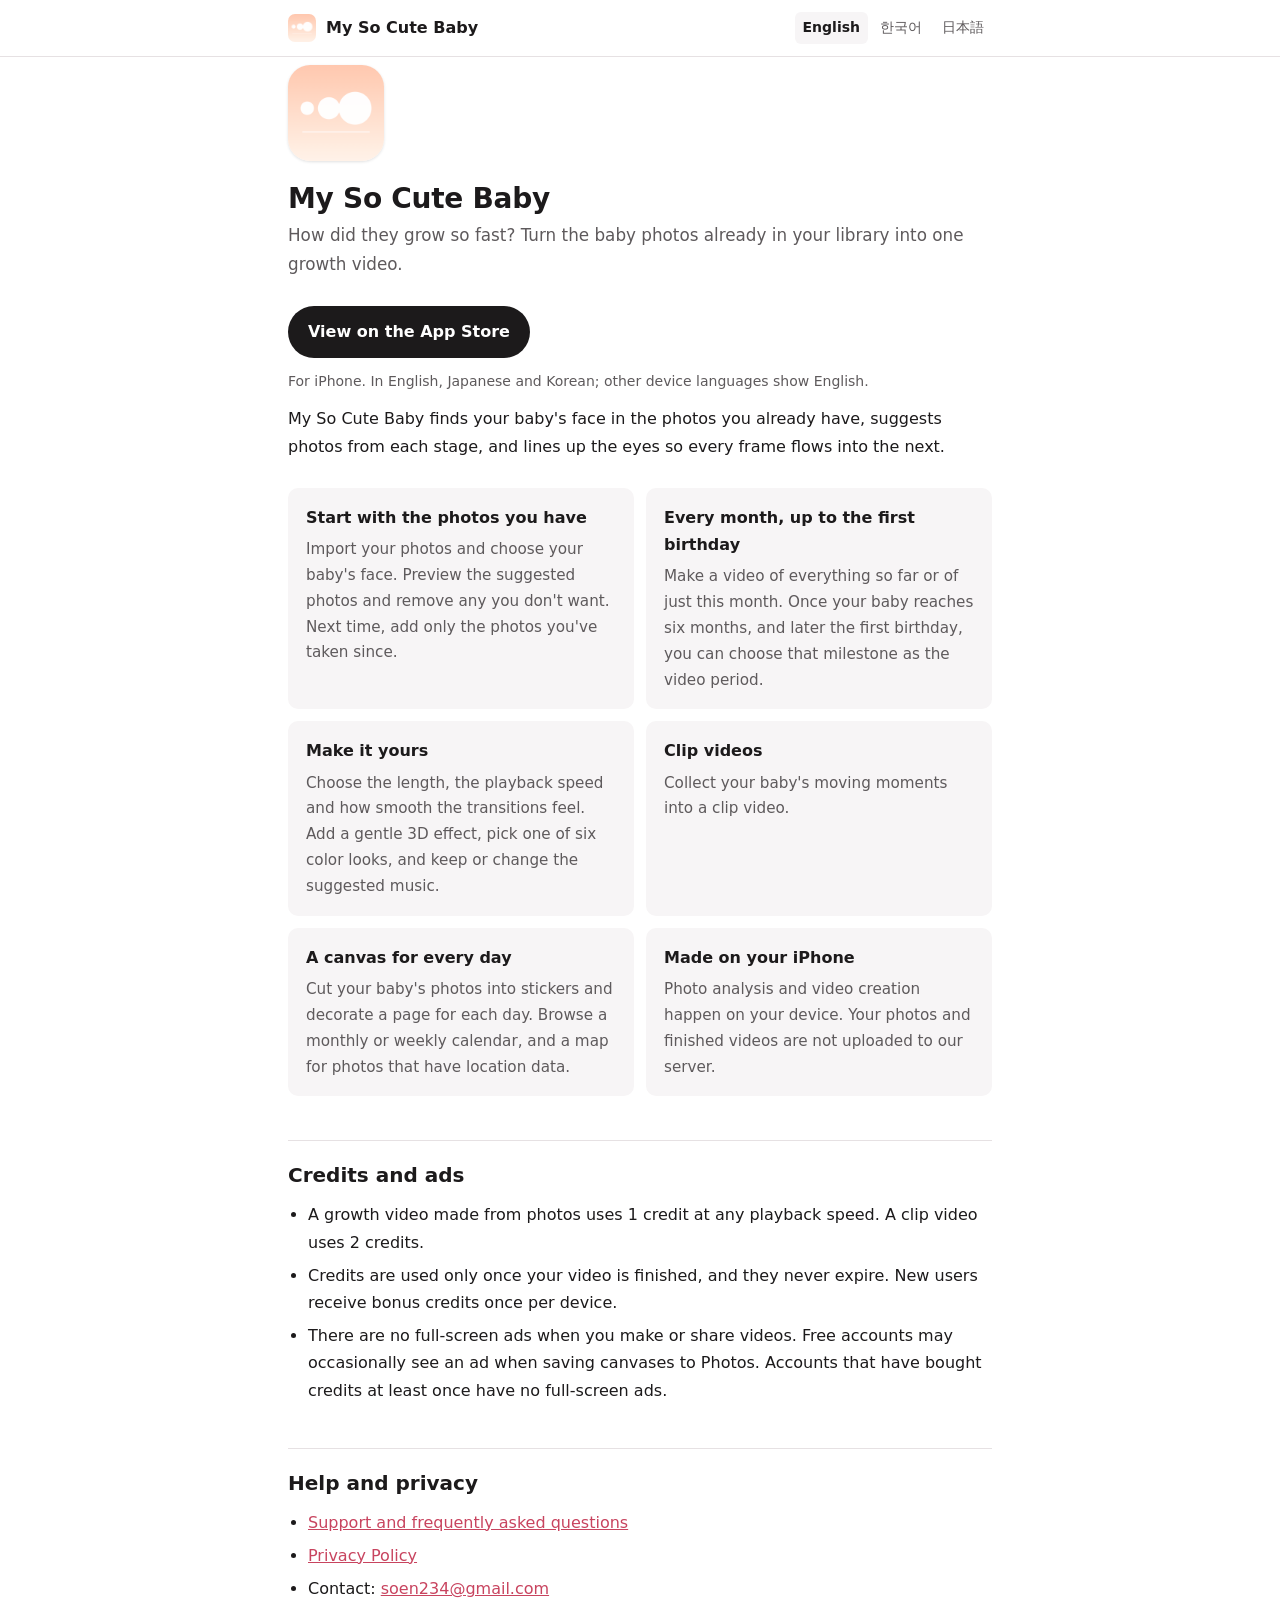
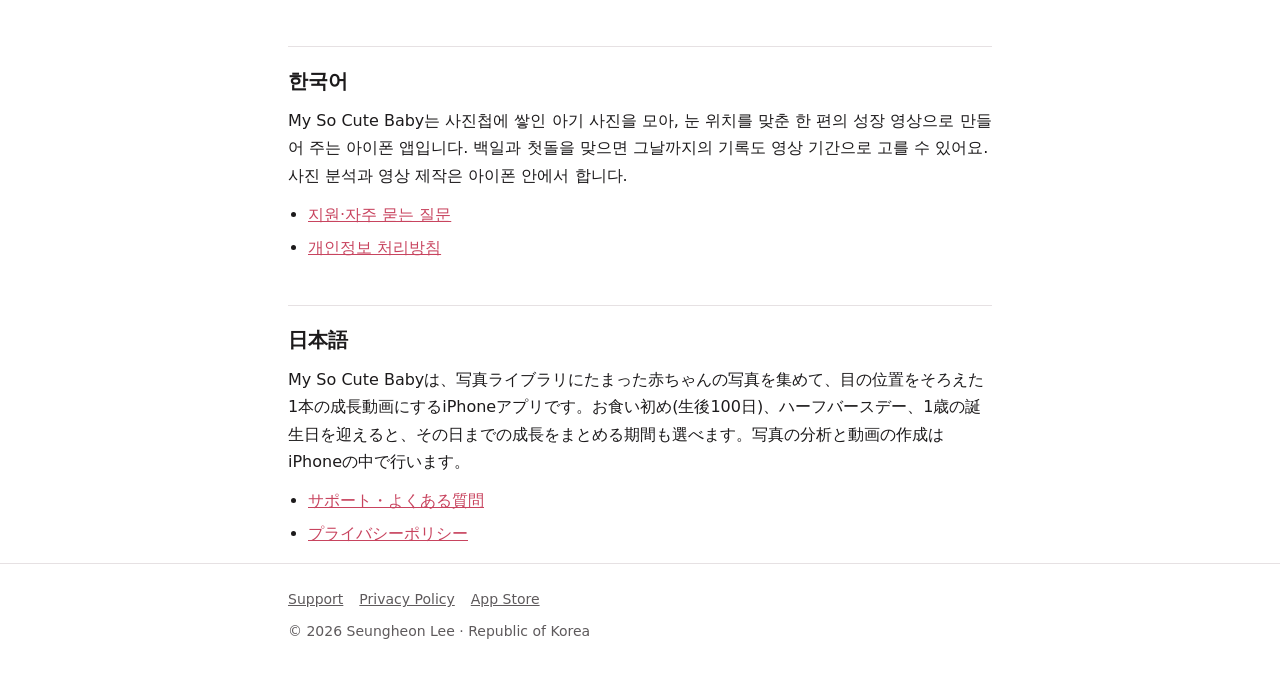
<file: index.html>
<!doctype html>
<html lang="en">
<head>
<meta charset="utf-8">
<meta name="viewport" content="width=device-width, initial-scale=1">
<title>My So Cute Baby</title>
<meta name="description" content="Turn the baby photos already in your library into one growth video, with your baby's face lined up month by month. Made on your iPhone.">
<link rel="icon" href="assets/favicon-64.png">
<link rel="apple-touch-icon" href="assets/apple-touch-icon.png">
<link rel="stylesheet" href="assets/site.css">
<meta property="og:title" content="My So Cute Baby">
<meta property="og:description" content="Turn the baby photos already in your library into one growth video.">
</head>
<body>
<header class="topbar">
  <div class="wrap">
    <a class="brand" href="./"><img src="assets/icon-256.png" alt="" width="28" height="28">My So Cute Baby</a>
    <nav class="langs" aria-label="Language">
      <span aria-current="page">English</span>
      <a href="#ko" hreflang="ko" lang="ko">한국어</a>
      <a href="#ja" hreflang="ja" lang="ja">日本語</a>
    </nav>
  </div>
</header>

<main class="wrap">
<section class="hero">
  <img src="assets/icon-256.png" alt="My So Cute Baby app icon" width="96" height="96">
  <div>
    <h1>My So Cute Baby</h1>
    <p>How did they grow so fast? Turn the baby photos already in your library into one growth video.</p>
  </div>
</section>

<p><a class="button" href="https://apps.apple.com/app/id6800230549">View on the App Store</a></p>
<p class="small">For iPhone. In English, Japanese and Korean; other device languages show English.</p>

<p>My So Cute Baby finds your baby's face in the photos you already have, suggests photos from each stage, and lines up the eyes so every frame flows into the next.</p>

<div class="features">
  <div class="feature">
    <h3>Start with the photos you have</h3>
    <p>Import your photos and choose your baby's face. Preview the suggested photos and remove any you don't want. Next time, add only the photos you've taken since.</p>
  </div>
  <div class="feature">
    <h3>Every month, up to the first birthday</h3>
    <p>Make a video of everything so far or of just this month. Once your baby reaches six months, and later the first birthday, you can choose that milestone as the video period.</p>
  </div>
  <div class="feature">
    <h3>Make it yours</h3>
    <p>Choose the length, the playback speed and how smooth the transitions feel. Add a gentle 3D effect, pick one of six color looks, and keep or change the suggested music.</p>
  </div>
  <div class="feature">
    <h3>Clip videos</h3>
    <p>Collect your baby's moving moments into a clip video.</p>
  </div>
  <div class="feature">
    <h3>A canvas for every day</h3>
    <p>Cut your baby's photos into stickers and decorate a page for each day. Browse a monthly or weekly calendar, and a map for photos that have location data.</p>
  </div>
  <div class="feature">
    <h3>Made on your iPhone</h3>
    <p>Photo analysis and video creation happen on your device. Your photos and finished videos are not uploaded to our server.</p>
  </div>
</div>

<h2 id="credits">Credits and ads</h2>
<ul>
  <li>A growth video made from photos uses 1 credit at any playback speed. A clip video uses 2 credits.</li>
  <li>Credits are used only once your video is finished, and they never expire. New users receive bonus credits once per device.</li>
  <li>There are no full-screen ads when you make or share videos. Free accounts may occasionally see an ad when saving canvases to Photos. Accounts that have bought credits at least once have no full-screen ads.</li>
</ul>

<h2 id="help">Help and privacy</h2>
<ul>
  <li><a href="support/">Support and frequently asked questions</a></li>
  <li><a href="privacy/">Privacy Policy</a></li>
  <li>Contact: <a href="mailto:soen234@gmail.com">soen234@gmail.com</a></li>
</ul>

<h2 id="ko" lang="ko">한국어</h2>
<div lang="ko">
  <p>My So Cute Baby는 사진첩에 쌓인 아기 사진을 모아, 눈 위치를 맞춘 한 편의 성장 영상으로 만들어 주는 아이폰 앱입니다. 백일과 첫돌을 맞으면 그날까지의 기록도 영상 기간으로 고를 수 있어요. 사진 분석과 영상 제작은 아이폰 안에서 합니다.</p>
  <ul>
    <li><a href="support/ko.html">지원·자주 묻는 질문</a></li>
    <li><a href="privacy/ko.html">개인정보 처리방침</a></li>
  </ul>
</div>

<h2 id="ja" lang="ja">日本語</h2>
<div lang="ja">
  <p>My So Cute Babyは、写真ライブラリにたまった赤ちゃんの写真を集めて、目の位置をそろえた1本の成長動画にするiPhoneアプリです。お食い初め(生後100日)、ハーフバースデー、1歳の誕生日を迎えると、その日までの成長をまとめる期間も選べます。写真の分析と動画の作成はiPhoneの中で行います。</p>
  <ul>
    <li><a href="support/ja.html">サポート・よくある質問</a></li>
    <li><a href="privacy/ja.html">プライバシーポリシー</a></li>
  </ul>
</div>
</main>

<footer class="site">
  <div class="wrap">
    <div class="links"><a href="support/">Support</a><a href="privacy/">Privacy Policy</a><a href="https://apps.apple.com/app/id6800230549">App Store</a></div>
    <div>© 2026 Seungheon Lee · Republic of Korea</div>
  </div>
</footer>
</body>
</html>
</file>
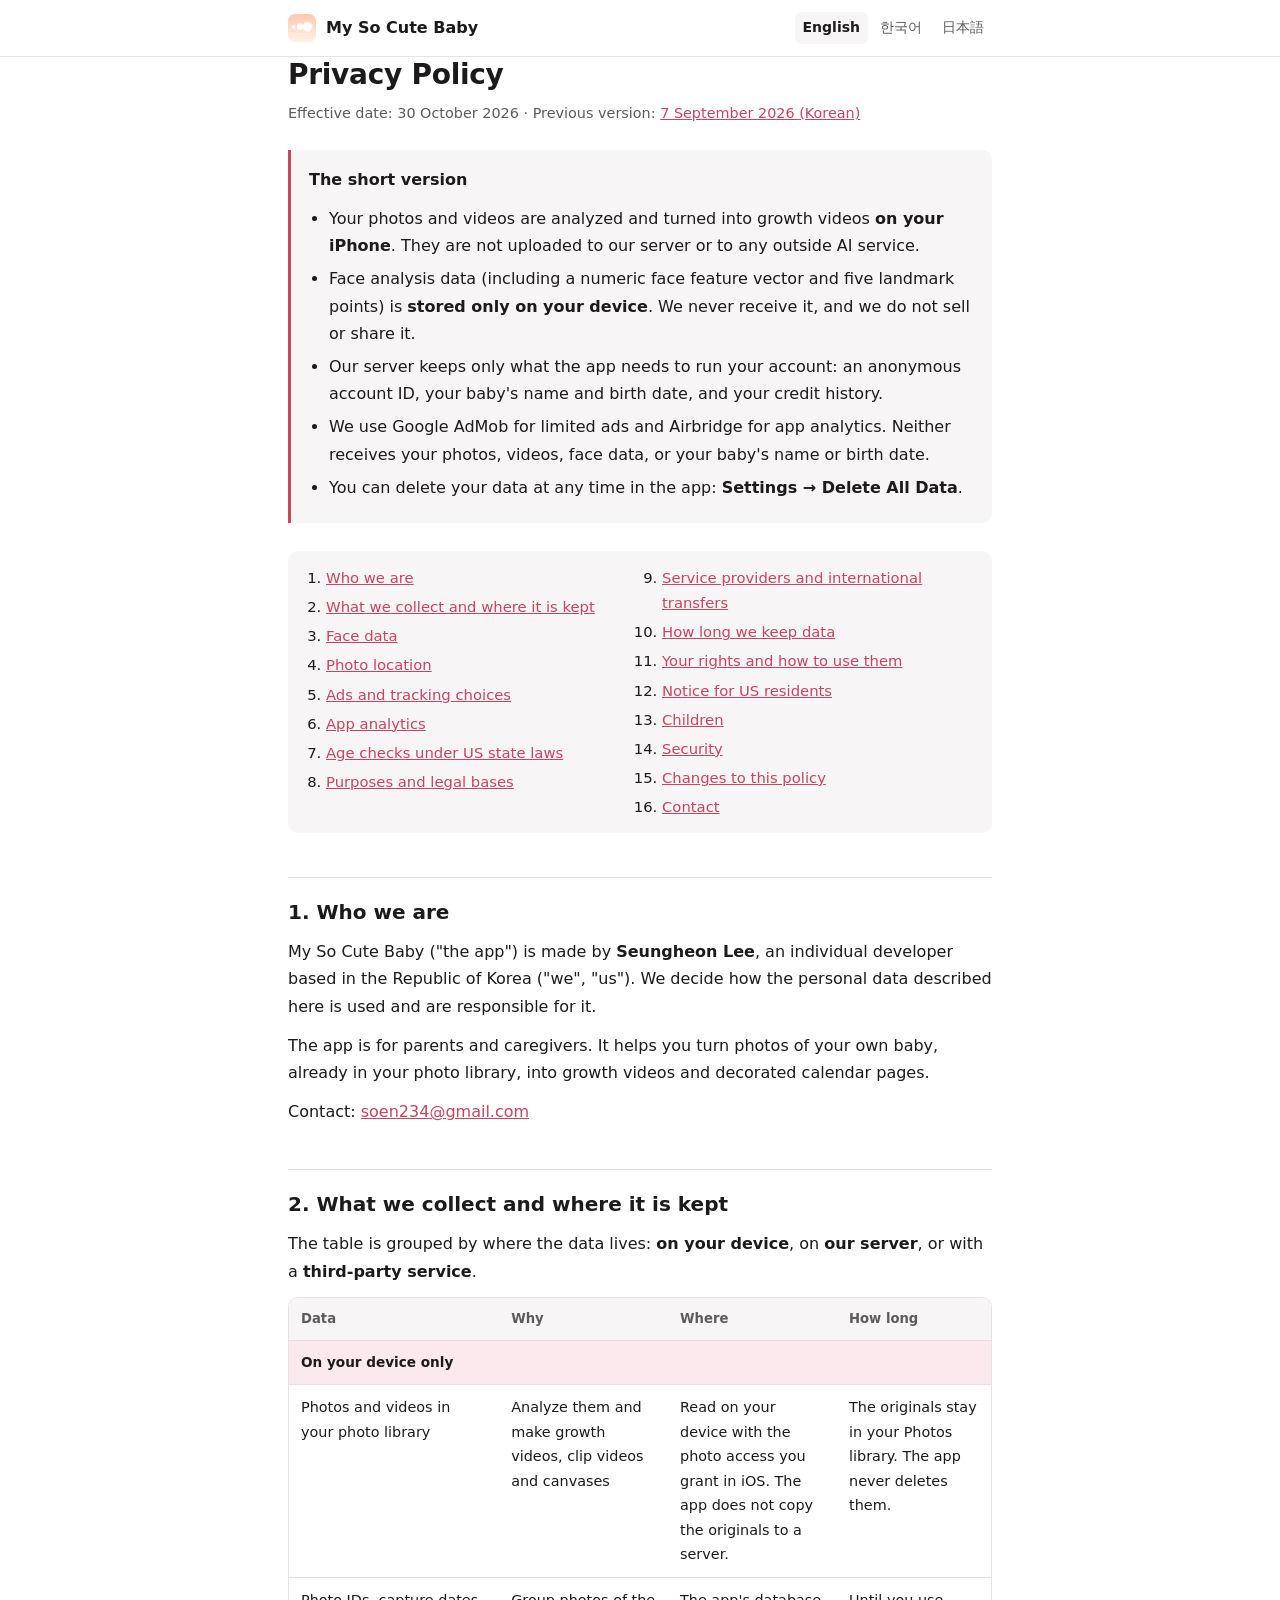
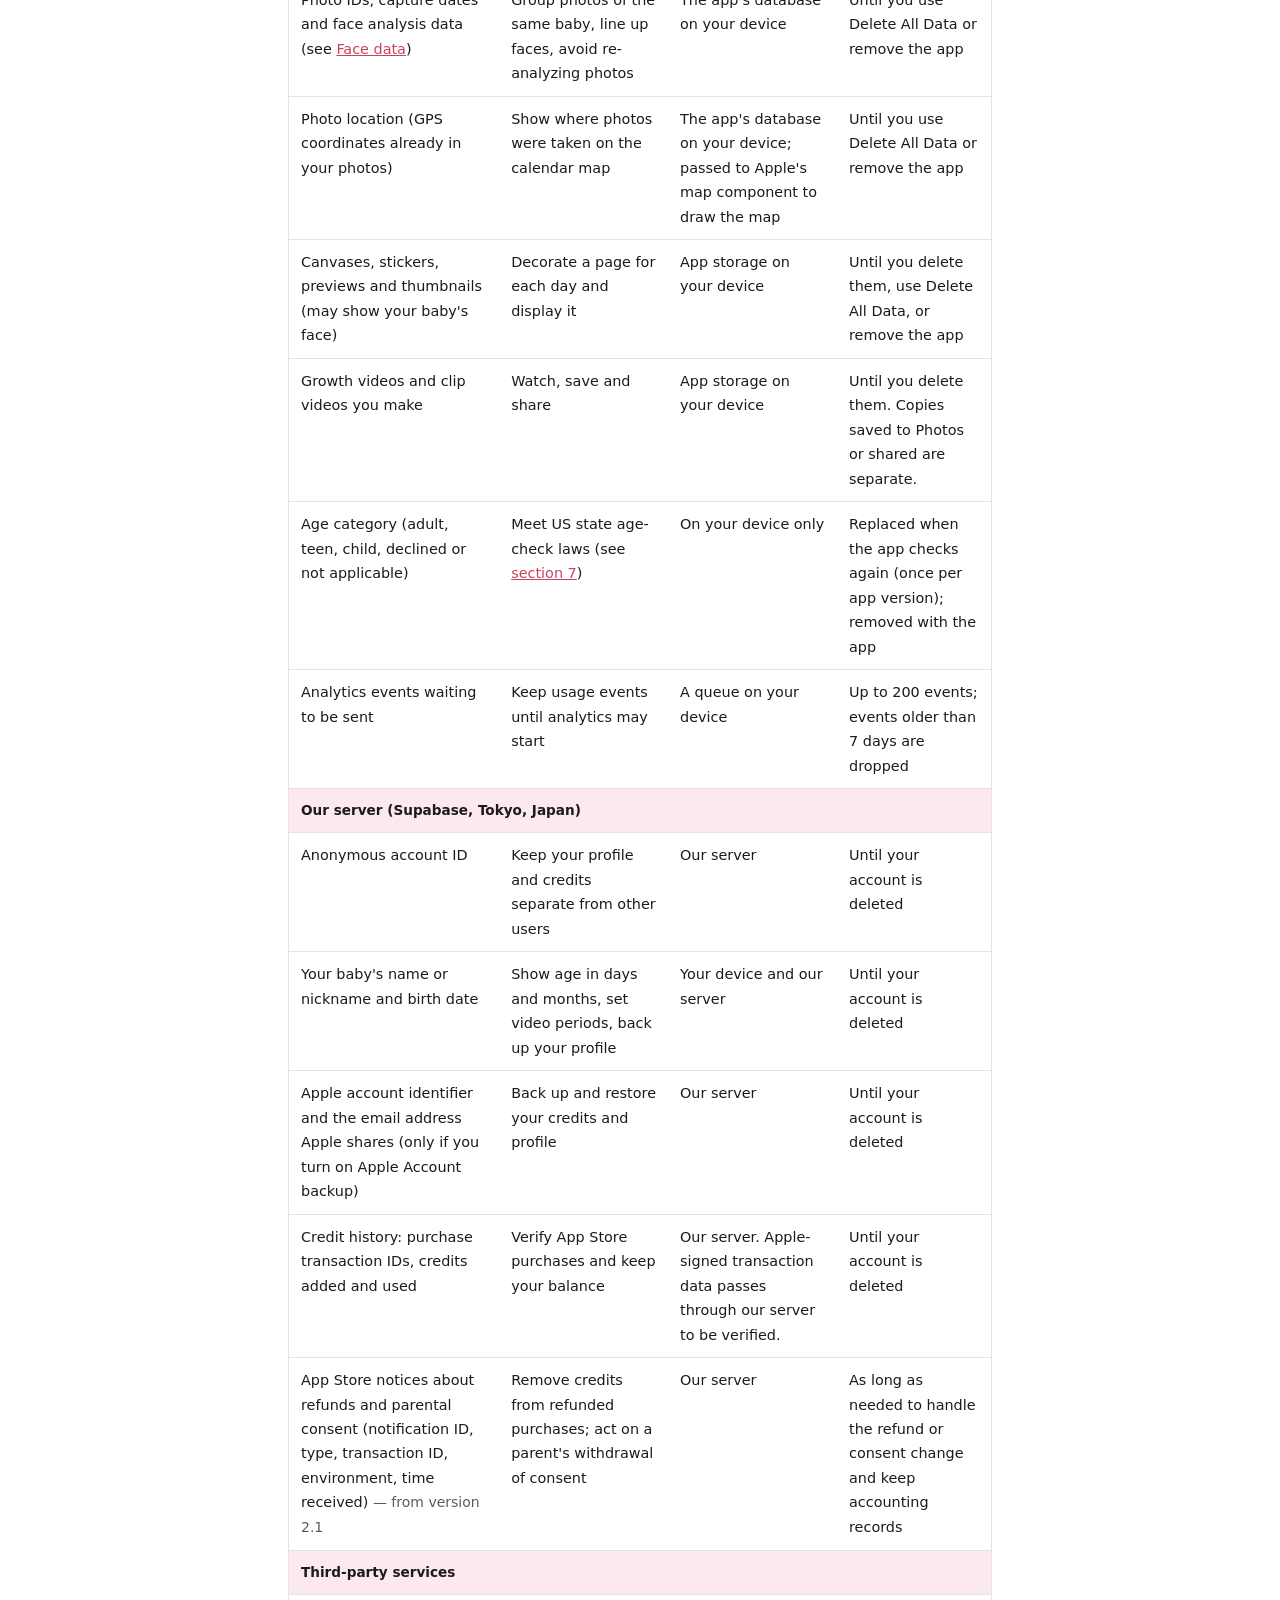
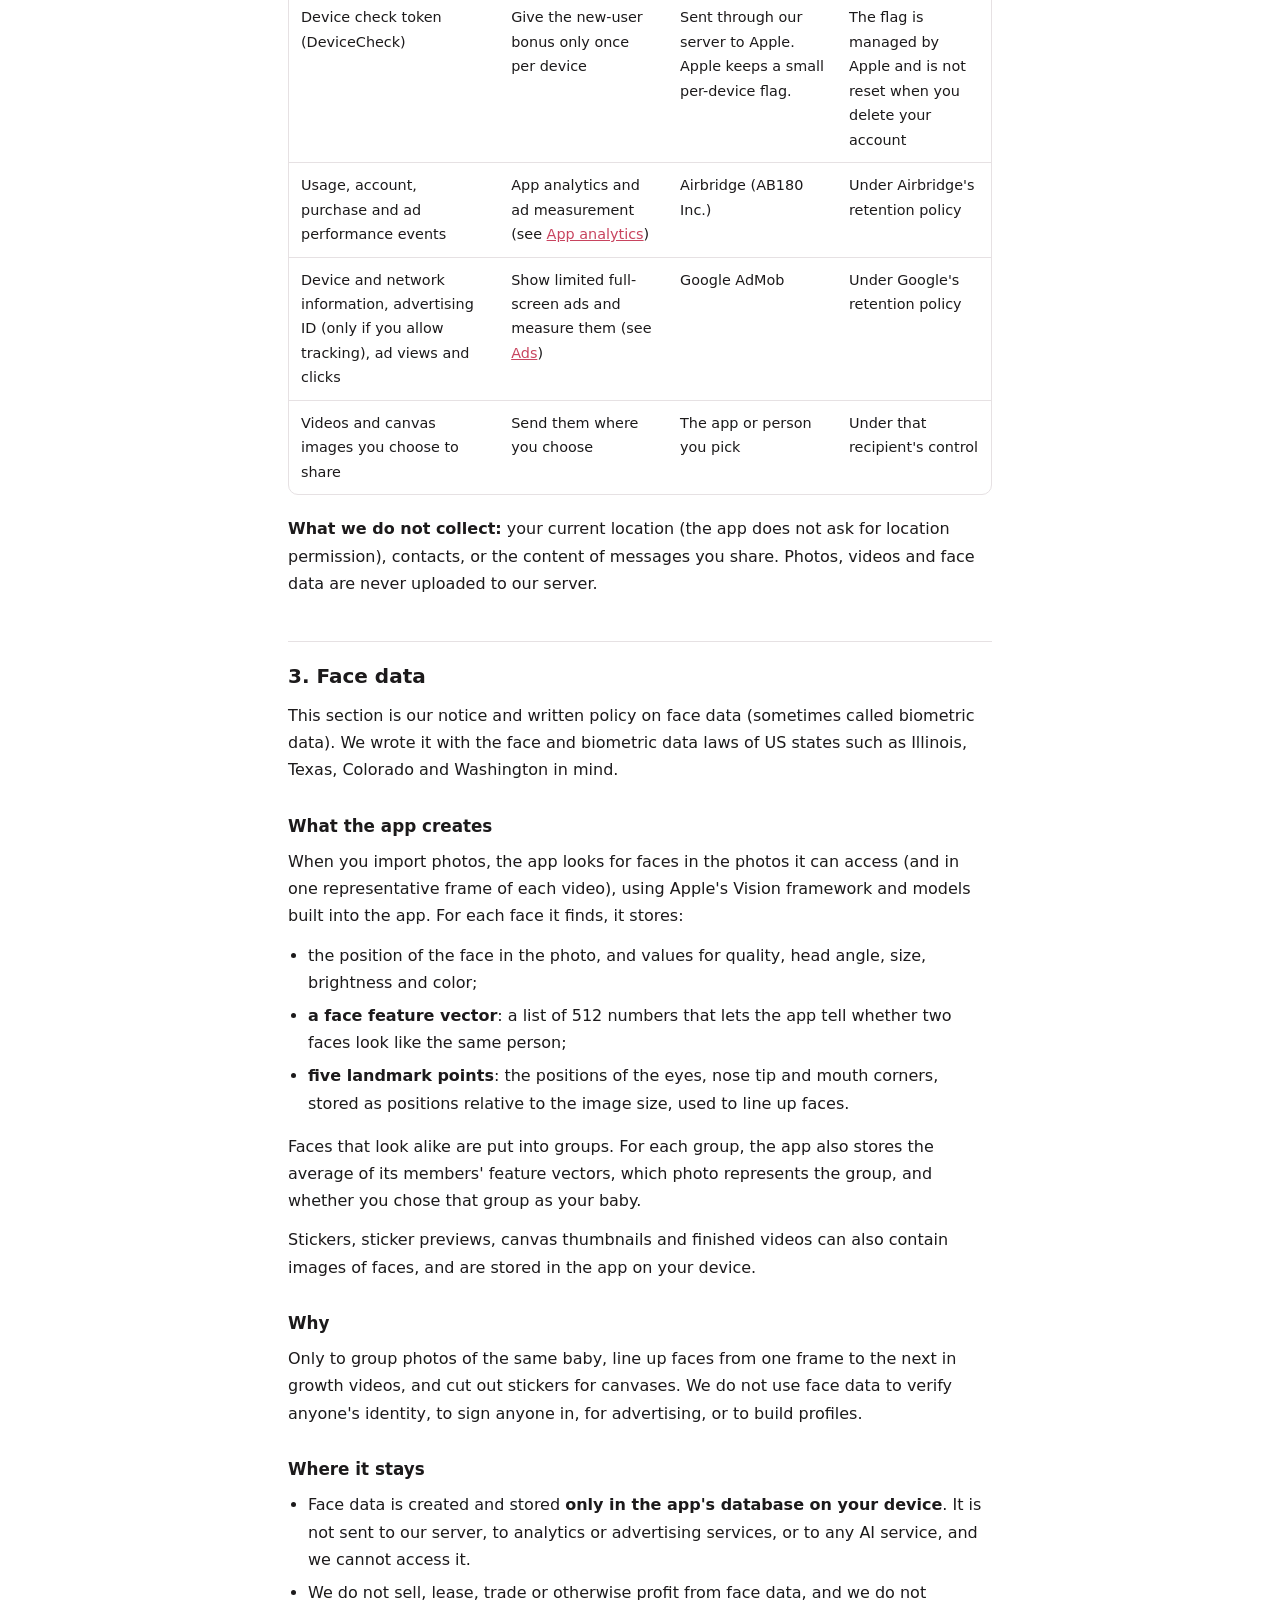
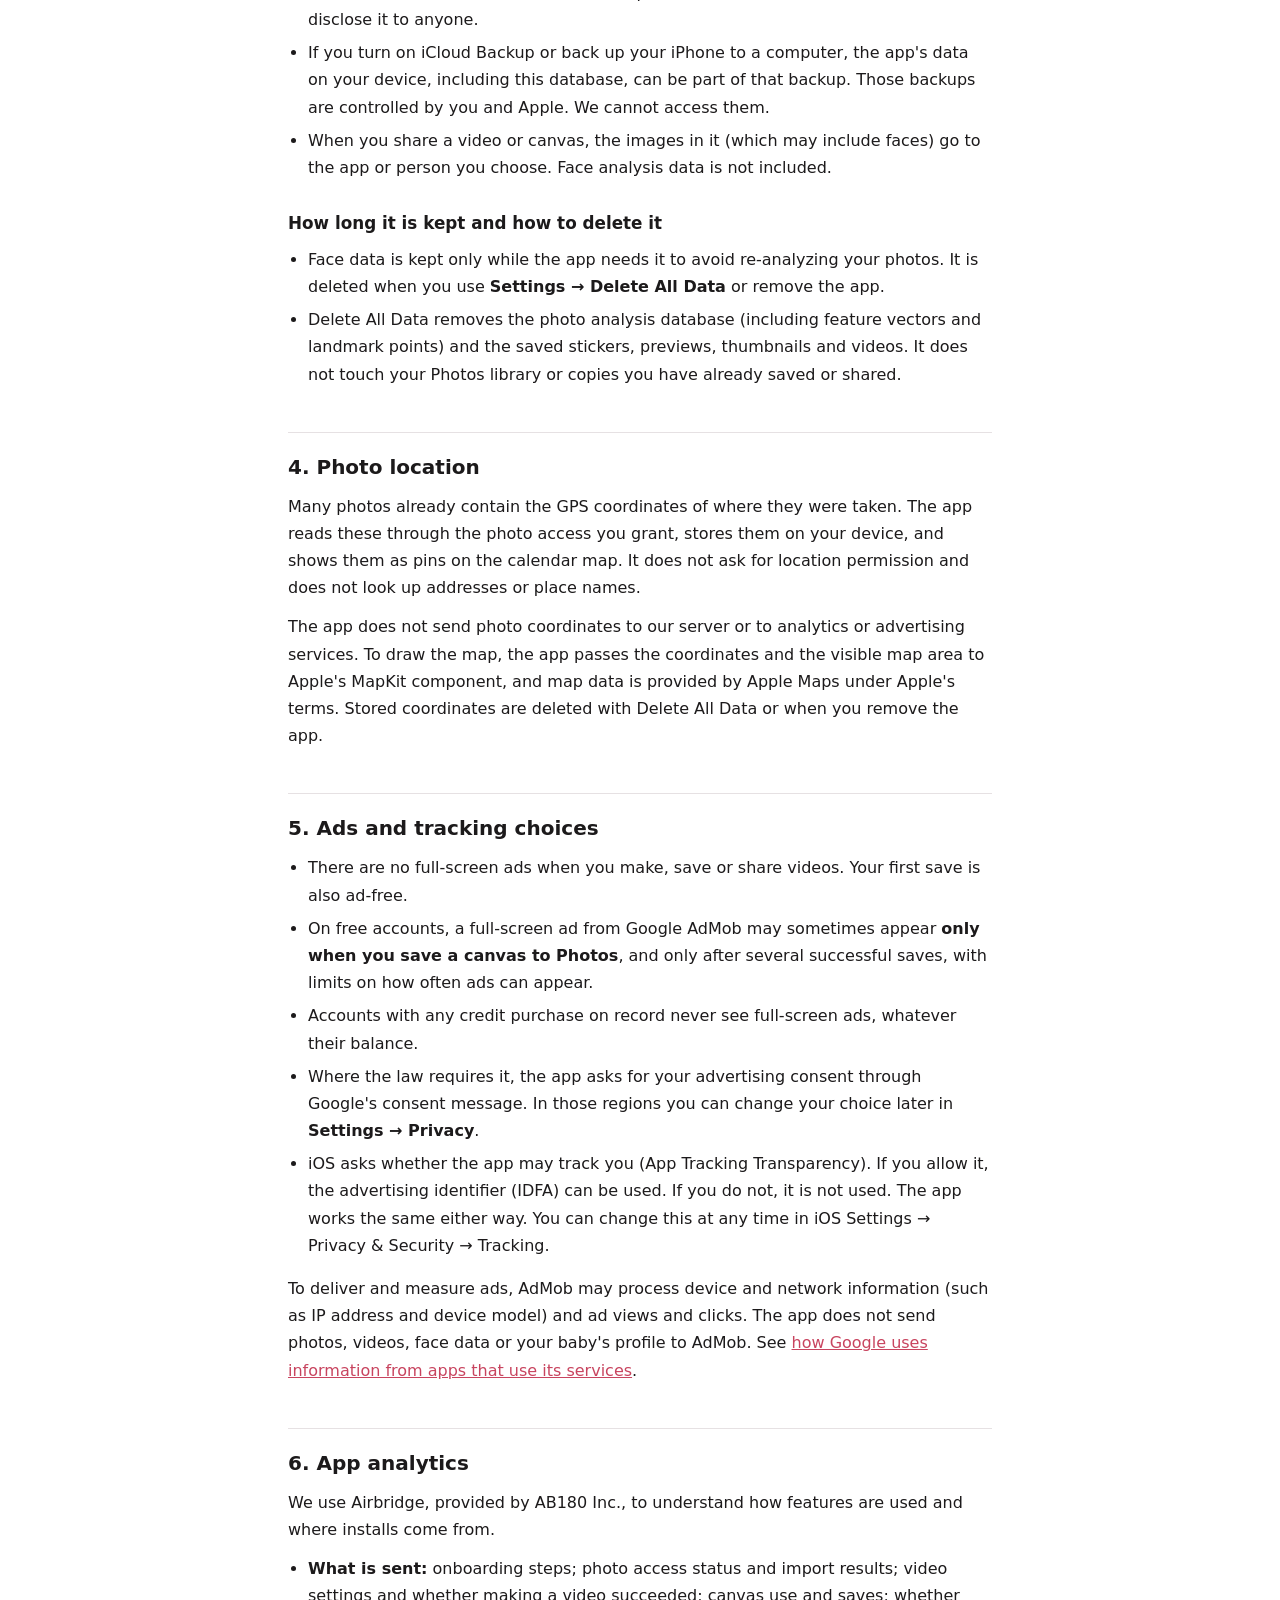
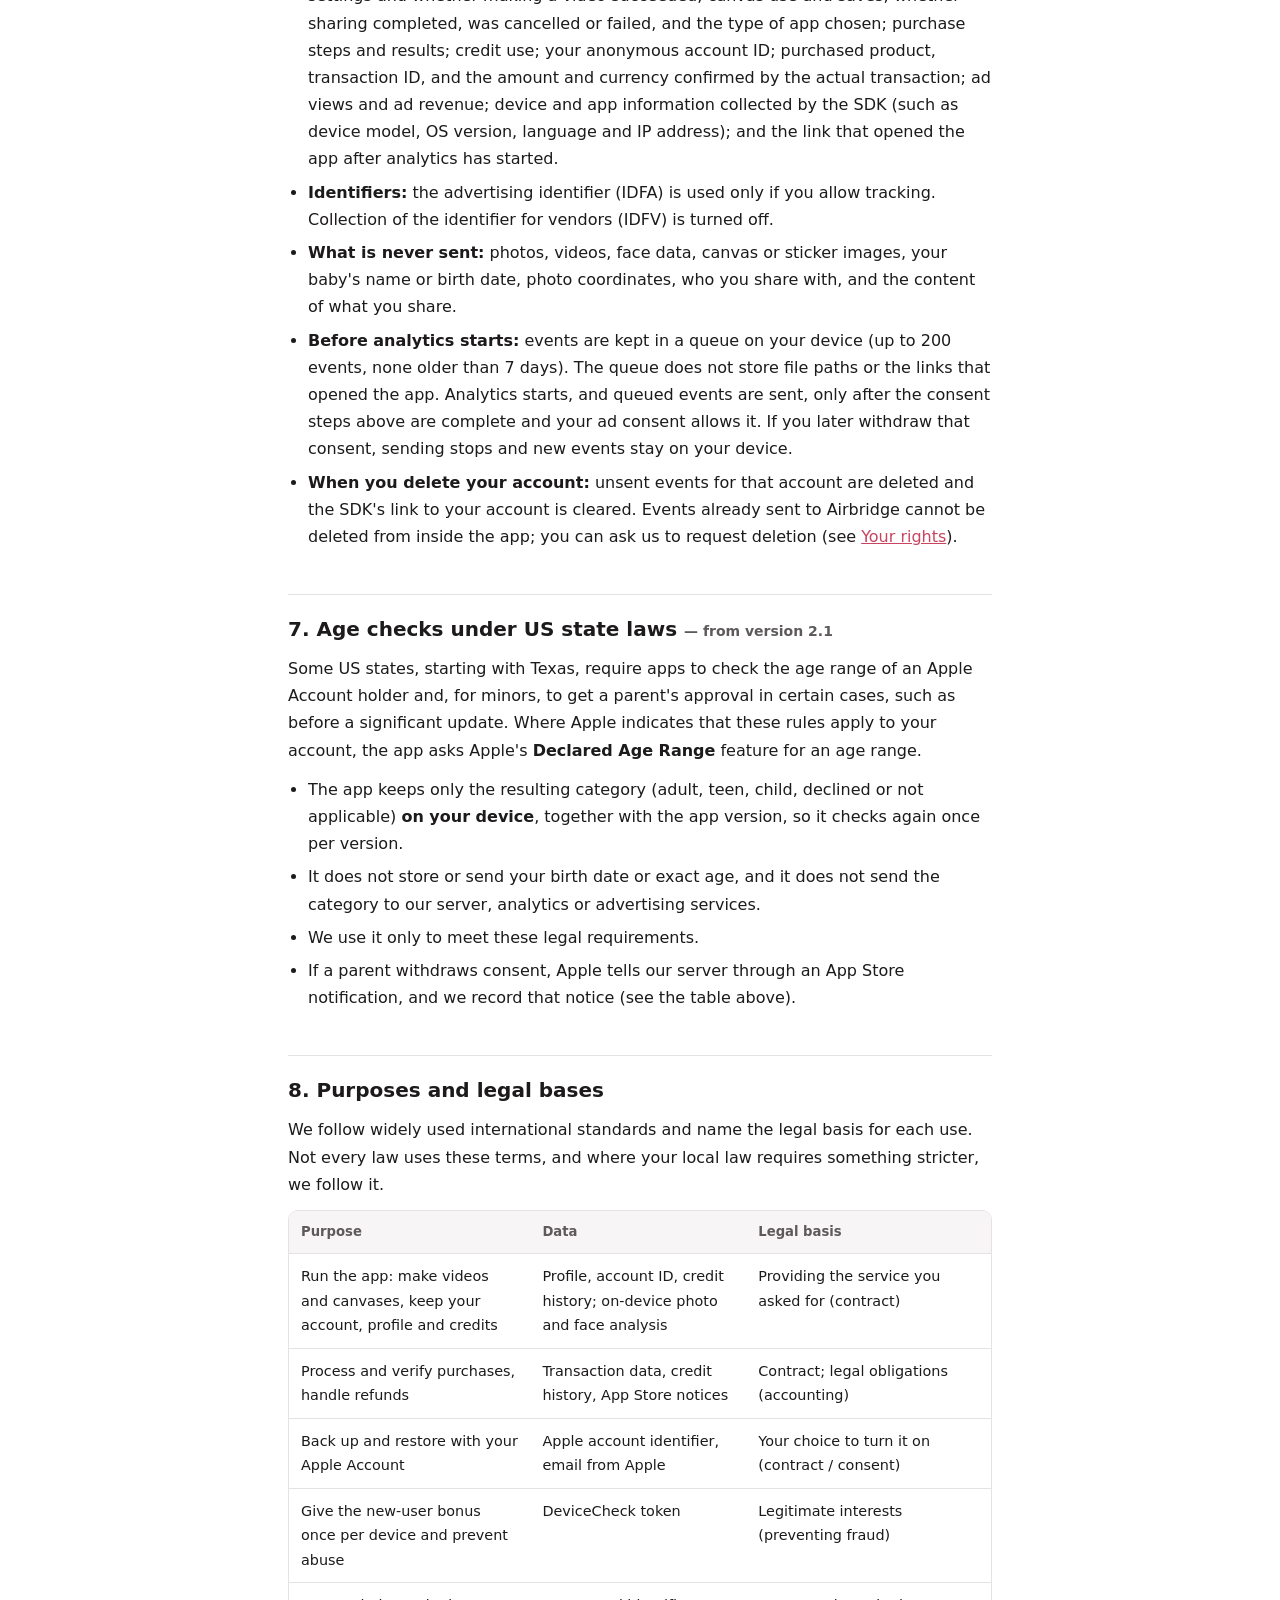
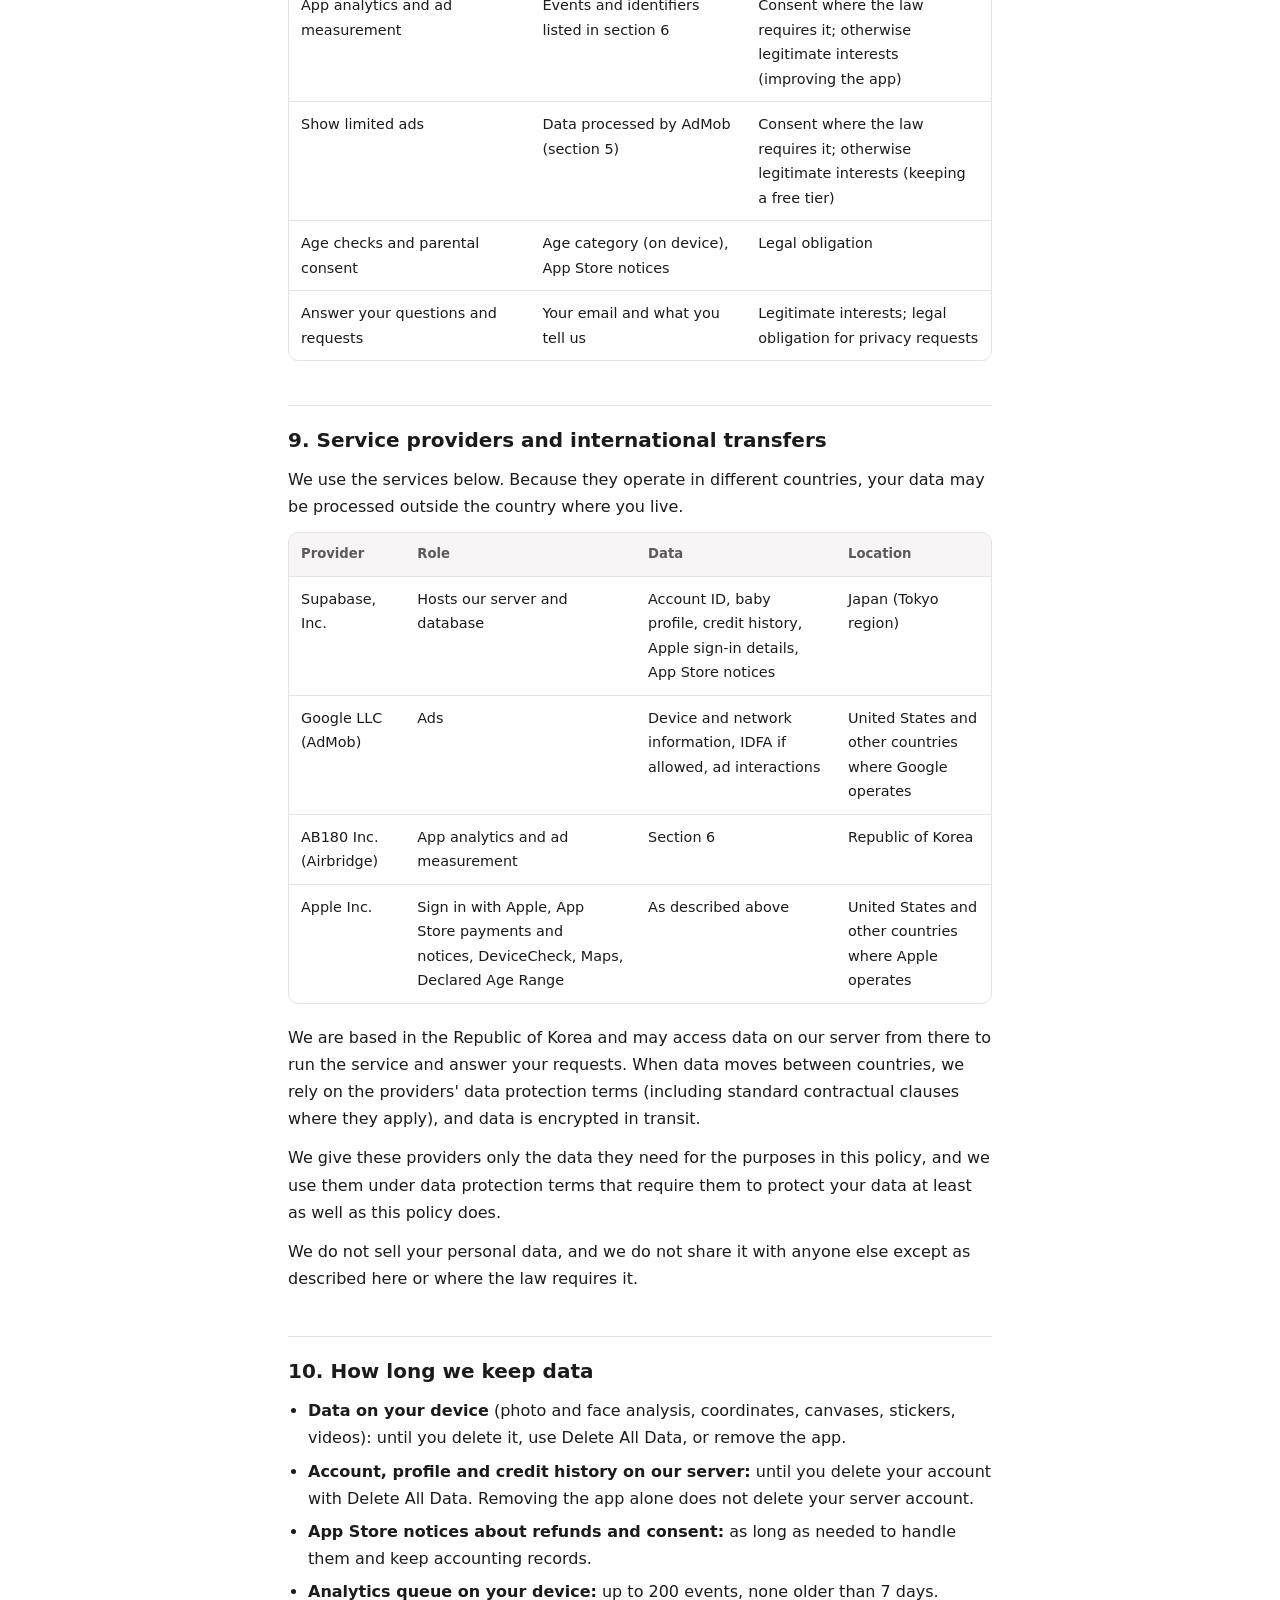
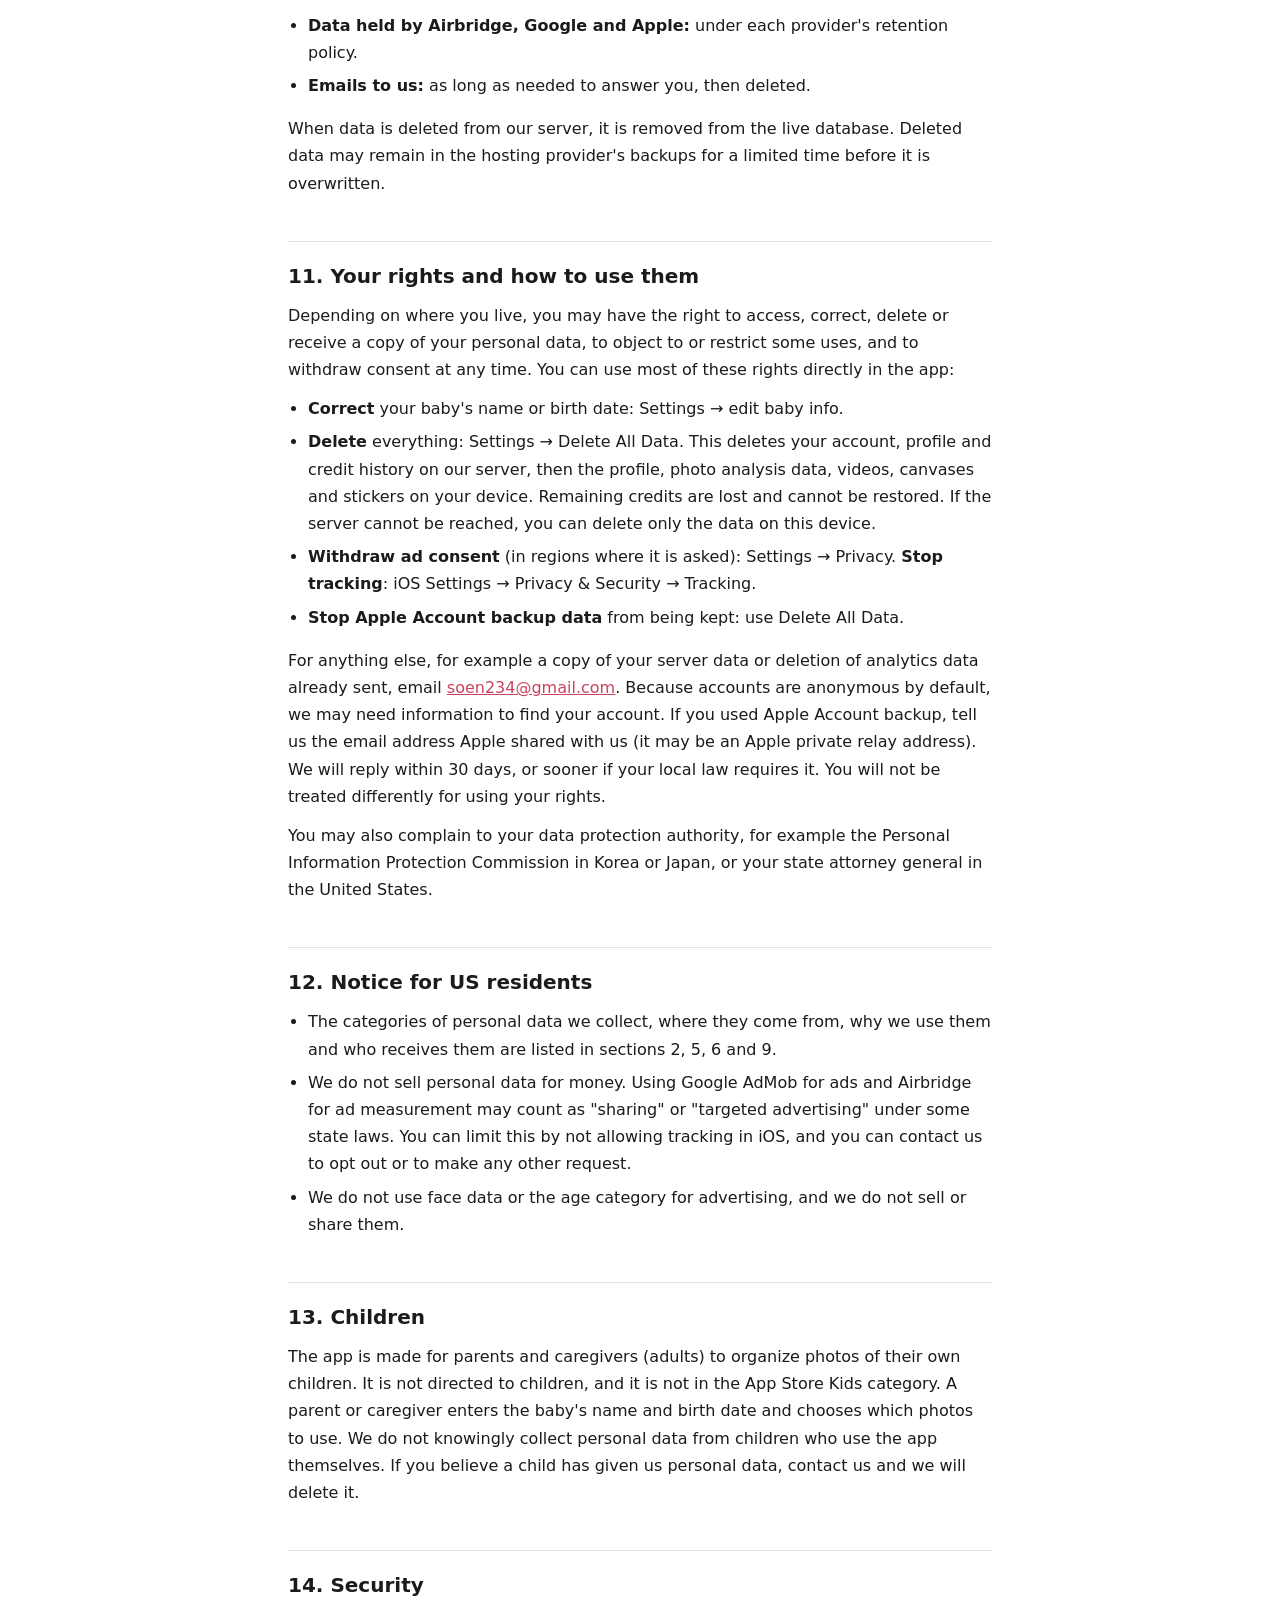
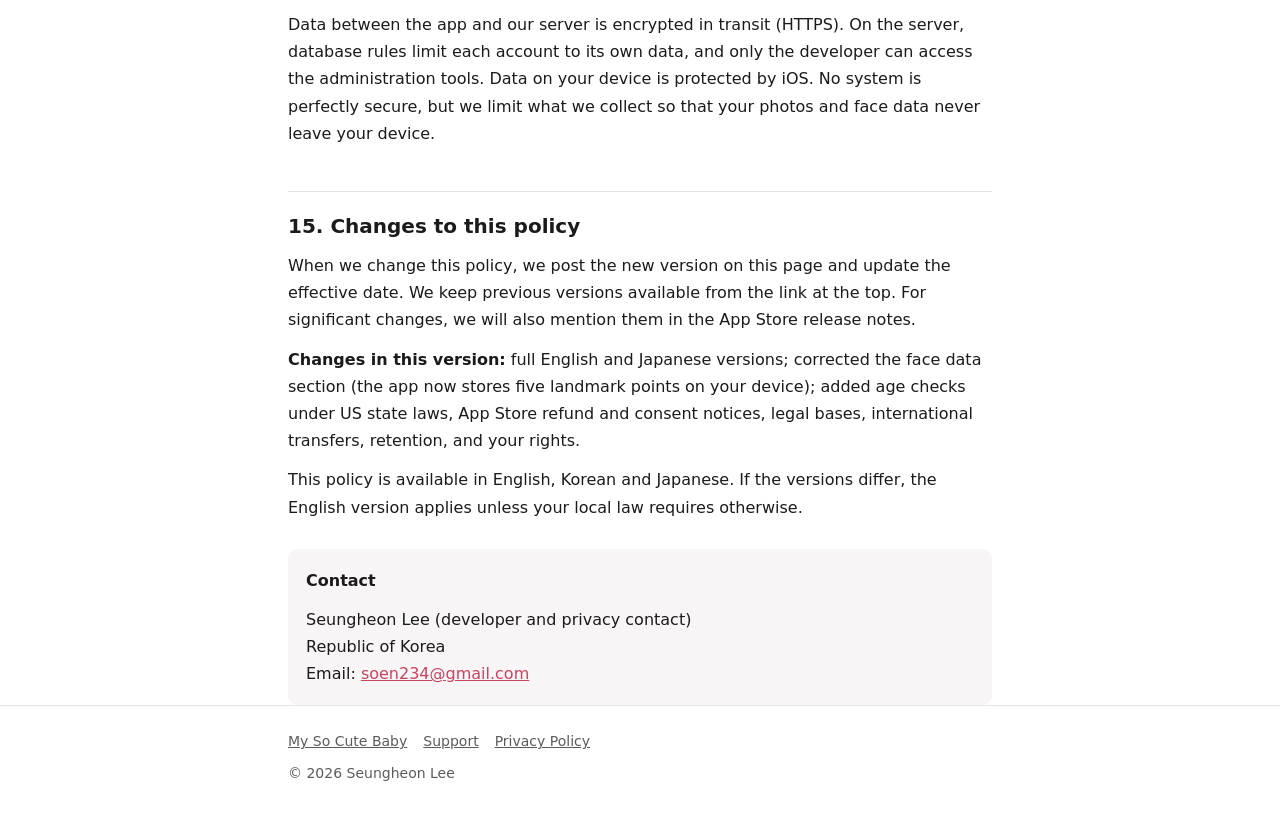
<file: privacy/index.html>
<!doctype html>
<html lang="en">
<head>
<meta charset="utf-8">
<meta name="viewport" content="width=device-width, initial-scale=1">
<title>Privacy Policy — My So Cute Baby</title>
<meta name="description" content="How My So Cute Baby handles photos, face data, account data, analytics and ads.">
<link rel="alternate" hreflang="en" href="./">
<link rel="alternate" hreflang="ko" href="ko.html">
<link rel="alternate" hreflang="ja" href="ja.html">
<link rel="icon" href="../assets/favicon-64.png">
<link rel="apple-touch-icon" href="../assets/apple-touch-icon.png">
<link rel="stylesheet" href="../assets/site.css">
</head>
<body>
<header class="topbar">
  <div class="wrap">
    <a class="brand" href="../"><img src="../assets/icon-256.png" alt="" width="28" height="28">My So Cute Baby</a>
    <nav class="langs" aria-label="Language">
      <span aria-current="page">English</span>
      <a href="ko.html" hreflang="ko" lang="ko">한국어</a>
      <a href="ja.html" hreflang="ja" lang="ja">日本語</a>
    </nav>
  </div>
</header>

<main class="wrap">
<h1>Privacy Policy</h1>
<p class="meta">Effective date: 30 October 2026 · Previous version: <a href="archive/2026-09-07-ko.html">7 September 2026 (Korean)</a></p>

<div class="lede" id="summary">
  <p><strong>The short version</strong></p>
  <ul>
    <li>Your photos and videos are analyzed and turned into growth videos <strong>on your iPhone</strong>. They are not uploaded to our server or to any outside AI service.</li>
    <li>Face analysis data (including a numeric face feature vector and five landmark points) is <strong>stored only on your device</strong>. We never receive it, and we do not sell or share it.</li>
    <li>Our server keeps only what the app needs to run your account: an anonymous account ID, your baby's name and birth date, and your credit history.</li>
    <li>We use Google AdMob for limited ads and Airbridge for app analytics. Neither receives your photos, videos, face data, or your baby's name or birth date.</li>
    <li>You can delete your data at any time in the app: <strong>Settings → Delete All Data</strong>.</li>
  </ul>
</div>

<nav class="toc" aria-label="Contents">
  <ol>
    <li><a href="#controller">Who we are</a></li>
    <li><a href="#data">What we collect and where it is kept</a></li>
    <li><a href="#face-data">Face data</a></li>
    <li><a href="#photo-location">Photo location</a></li>
    <li><a href="#ads">Ads and tracking choices</a></li>
    <li><a href="#analytics">App analytics</a></li>
    <li><a href="#age">Age checks under US state laws</a></li>
    <li><a href="#purposes">Purposes and legal bases</a></li>
    <li><a href="#transfers">Service providers and international transfers</a></li>
    <li><a href="#retention">How long we keep data</a></li>
    <li><a href="#rights">Your rights and how to use them</a></li>
    <li><a href="#us-states">Notice for US residents</a></li>
    <li><a href="#children">Children</a></li>
    <li><a href="#security">Security</a></li>
    <li><a href="#changes">Changes to this policy</a></li>
    <li><a href="#contact">Contact</a></li>
  </ol>
</nav>

<h2 id="controller">1. Who we are</h2>
<p>My So Cute Baby ("the app") is made by <strong>Seungheon Lee</strong>, an individual developer based in the Republic of Korea ("we", "us"). We decide how the personal data described here is used and are responsible for it.</p>
<p>The app is for parents and caregivers. It helps you turn photos of your own baby, already in your photo library, into growth videos and decorated calendar pages.</p>
<p>Contact: <a href="mailto:soen234@gmail.com">soen234@gmail.com</a></p>

<h2 id="data">2. What we collect and where it is kept</h2>
<p>The table is grouped by where the data lives: <strong>on your device</strong>, on <strong>our server</strong>, or with a <strong>third-party service</strong>.</p>
<div class="table-wrap">
<table>
<thead>
<tr><th>Data</th><th>Why</th><th>Where</th><th>How long</th></tr>
</thead>
<tbody>
<tr><th colspan="4">On your device only</th></tr>
<tr><td>Photos and videos in your photo library</td><td>Analyze them and make growth videos, clip videos and canvases</td><td>Read on your device with the photo access you grant in iOS. The app does not copy the originals to a server.</td><td>The originals stay in your Photos library. The app never deletes them.</td></tr>
<tr><td>Photo IDs, capture dates and face analysis data (see <a href="#face-data">Face data</a>)</td><td>Group photos of the same baby, line up faces, avoid re-analyzing photos</td><td>The app's database on your device</td><td>Until you use Delete All Data or remove the app</td></tr>
<tr><td>Photo location (GPS coordinates already in your photos)</td><td>Show where photos were taken on the calendar map</td><td>The app's database on your device; passed to Apple's map component to draw the map</td><td>Until you use Delete All Data or remove the app</td></tr>
<tr><td>Canvases, stickers, previews and thumbnails (may show your baby's face)</td><td>Decorate a page for each day and display it</td><td>App storage on your device</td><td>Until you delete them, use Delete All Data, or remove the app</td></tr>
<tr><td>Growth videos and clip videos you make</td><td>Watch, save and share</td><td>App storage on your device</td><td>Until you delete them. Copies saved to Photos or shared are separate.</td></tr>
<tr><td>Age category (adult, teen, child, declined or not applicable)</td><td>Meet US state age-check laws (see <a href="#age">section 7</a>)</td><td>On your device only</td><td>Replaced when the app checks again (once per app version); removed with the app</td></tr>
<tr><td>Analytics events waiting to be sent</td><td>Keep usage events until analytics may start</td><td>A queue on your device</td><td>Up to 200 events; events older than 7 days are dropped</td></tr>

<tr><th colspan="4">Our server (Supabase, Tokyo, Japan)</th></tr>
<tr><td>Anonymous account ID</td><td>Keep your profile and credits separate from other users</td><td>Our server</td><td>Until your account is deleted</td></tr>
<tr><td>Your baby's name or nickname and birth date</td><td>Show age in days and months, set video periods, back up your profile</td><td>Your device and our server</td><td>Until your account is deleted</td></tr>
<tr><td>Apple account identifier and the email address Apple shares (only if you turn on Apple Account backup)</td><td>Back up and restore your credits and profile</td><td>Our server</td><td>Until your account is deleted</td></tr>
<tr><td>Credit history: purchase transaction IDs, credits added and used</td><td>Verify App Store purchases and keep your balance</td><td>Our server. Apple-signed transaction data passes through our server to be verified.</td><td>Until your account is deleted</td></tr>
<tr><td>App Store notices about refunds and parental consent (notification ID, type, transaction ID, environment, time received) <span class="small">— from version 2.1</span></td><td>Remove credits from refunded purchases; act on a parent's withdrawal of consent</td><td>Our server</td><td>As long as needed to handle the refund or consent change and keep accounting records</td></tr>

<tr><th colspan="4">Third-party services</th></tr>
<tr><td>Device check token (DeviceCheck)</td><td>Give the new-user bonus only once per device</td><td>Sent through our server to Apple. Apple keeps a small per-device flag.</td><td>The flag is managed by Apple and is not reset when you delete your account</td></tr>
<tr><td>Usage, account, purchase and ad performance events</td><td>App analytics and ad measurement (see <a href="#analytics">App analytics</a>)</td><td>Airbridge (AB180 Inc.)</td><td>Under Airbridge's retention policy</td></tr>
<tr><td>Device and network information, advertising ID (only if you allow tracking), ad views and clicks</td><td>Show limited full-screen ads and measure them (see <a href="#ads">Ads</a>)</td><td>Google AdMob</td><td>Under Google's retention policy</td></tr>
<tr><td>Videos and canvas images you choose to share</td><td>Send them where you choose</td><td>The app or person you pick</td><td>Under that recipient's control</td></tr>
</tbody>
</table>
</div>
<p><strong>What we do not collect:</strong> your current location (the app does not ask for location permission), contacts, or the content of messages you share. Photos, videos and face data are never uploaded to our server.</p>

<h2 id="face-data">3. Face data</h2>
<p>This section is our notice and written policy on face data (sometimes called biometric data). We wrote it with the face and biometric data laws of US states such as Illinois, Texas, Colorado and Washington in mind.</p>
<h3>What the app creates</h3>
<p>When you import photos, the app looks for faces in the photos it can access (and in one representative frame of each video), using Apple's Vision framework and models built into the app. For each face it finds, it stores:</p>
<ul>
  <li>the position of the face in the photo, and values for quality, head angle, size, brightness and color;</li>
  <li><strong>a face feature vector</strong>: a list of 512 numbers that lets the app tell whether two faces look like the same person;</li>
  <li><strong>five landmark points</strong>: the positions of the eyes, nose tip and mouth corners, stored as positions relative to the image size, used to line up faces.</li>
</ul>
<p>Faces that look alike are put into groups. For each group, the app also stores the average of its members' feature vectors, which photo represents the group, and whether you chose that group as your baby.</p>
<p>Stickers, sticker previews, canvas thumbnails and finished videos can also contain images of faces, and are stored in the app on your device.</p>
<h3>Why</h3>
<p>Only to group photos of the same baby, line up faces from one frame to the next in growth videos, and cut out stickers for canvases. We do not use face data to verify anyone's identity, to sign anyone in, for advertising, or to build profiles.</p>
<h3>Where it stays</h3>
<ul>
  <li>Face data is created and stored <strong>only in the app's database on your device</strong>. It is not sent to our server, to analytics or advertising services, or to any AI service, and we cannot access it.</li>
  <li>We do not sell, lease, trade or otherwise profit from face data, and we do not disclose it to anyone.</li>
  <li>If you turn on iCloud Backup or back up your iPhone to a computer, the app's data on your device, including this database, can be part of that backup. Those backups are controlled by you and Apple. We cannot access them.</li>
  <li>When you share a video or canvas, the images in it (which may include faces) go to the app or person you choose. Face analysis data is not included.</li>
</ul>
<h3>How long it is kept and how to delete it</h3>
<ul>
  <li>Face data is kept only while the app needs it to avoid re-analyzing your photos. It is deleted when you use <strong>Settings → Delete All Data</strong> or remove the app.</li>
  <li>Delete All Data removes the photo analysis database (including feature vectors and landmark points) and the saved stickers, previews, thumbnails and videos. It does not touch your Photos library or copies you have already saved or shared.</li>
  </ul>

<h2 id="photo-location">4. Photo location</h2>
<p>Many photos already contain the GPS coordinates of where they were taken. The app reads these through the photo access you grant, stores them on your device, and shows them as pins on the calendar map. It does not ask for location permission and does not look up addresses or place names.</p>
<p>The app does not send photo coordinates to our server or to analytics or advertising services. To draw the map, the app passes the coordinates and the visible map area to Apple's MapKit component, and map data is provided by Apple Maps under Apple's terms. Stored coordinates are deleted with Delete All Data or when you remove the app.</p>

<h2 id="ads">5. Ads and tracking choices</h2>
<ul>
  <li>There are no full-screen ads when you make, save or share videos. Your first save is also ad-free.</li>
  <li>On free accounts, a full-screen ad from Google AdMob may sometimes appear <strong>only when you save a canvas to Photos</strong>, and only after several successful saves, with limits on how often ads can appear.</li>
  <li>Accounts with any credit purchase on record never see full-screen ads, whatever their balance.</li>
  <li>Where the law requires it, the app asks for your advertising consent through Google's consent message. In those regions you can change your choice later in <strong>Settings → Privacy</strong>.</li>
  <li>iOS asks whether the app may track you (App Tracking Transparency). If you allow it, the advertising identifier (IDFA) can be used. If you do not, it is not used. The app works the same either way. You can change this at any time in iOS Settings → Privacy &amp; Security → Tracking.</li>
</ul>
<p>To deliver and measure ads, AdMob may process device and network information (such as IP address and device model) and ad views and clicks. The app does not send photos, videos, face data or your baby's profile to AdMob. See <a href="https://policies.google.com/technologies/partner-sites">how Google uses information from apps that use its services</a>.</p>

<h2 id="analytics">6. App analytics</h2>
<p>We use Airbridge, provided by AB180 Inc., to understand how features are used and where installs come from.</p>
<ul>
  <li><strong>What is sent:</strong> onboarding steps; photo access status and import results; video settings and whether making a video succeeded; canvas use and saves; whether sharing completed, was cancelled or failed, and the type of app chosen; purchase steps and results; credit use; your anonymous account ID; purchased product, transaction ID, and the amount and currency confirmed by the actual transaction; ad views and ad revenue; device and app information collected by the SDK (such as device model, OS version, language and IP address); and the link that opened the app after analytics has started.</li>
  <li><strong>Identifiers:</strong> the advertising identifier (IDFA) is used only if you allow tracking. Collection of the identifier for vendors (IDFV) is turned off.</li>
  <li><strong>What is never sent:</strong> photos, videos, face data, canvas or sticker images, your baby's name or birth date, photo coordinates, who you share with, and the content of what you share.</li>
  <li><strong>Before analytics starts:</strong> events are kept in a queue on your device (up to 200 events, none older than 7 days). The queue does not store file paths or the links that opened the app. Analytics starts, and queued events are sent, only after the consent steps above are complete and your ad consent allows it. If you later withdraw that consent, sending stops and new events stay on your device.</li>
  <li><strong>When you delete your account:</strong> unsent events for that account are deleted and the SDK's link to your account is cleared. Events already sent to Airbridge cannot be deleted from inside the app; you can ask us to request deletion (see <a href="#rights">Your rights</a>).</li>
</ul>

<h2 id="age">7. Age checks under US state laws <span class="small">— from version 2.1</span></h2>
<p>Some US states, starting with Texas, require apps to check the age range of an Apple Account holder and, for minors, to get a parent's approval in certain cases, such as before a significant update. Where Apple indicates that these rules apply to your account, the app asks Apple's <strong>Declared Age Range</strong> feature for an age range.</p>
<ul>
  <li>The app keeps only the resulting category (adult, teen, child, declined or not applicable) <strong>on your device</strong>, together with the app version, so it checks again once per version.</li>
  <li>It does not store or send your birth date or exact age, and it does not send the category to our server, analytics or advertising services.</li>
  <li>We use it only to meet these legal requirements.</li>
  <li>If a parent withdraws consent, Apple tells our server through an App Store notification, and we record that notice (see the table above).</li>
</ul>

<h2 id="purposes">8. Purposes and legal bases</h2>
<p>We follow widely used international standards and name the legal basis for each use. Not every law uses these terms, and where your local law requires something stricter, we follow it.</p>
<div class="table-wrap">
<table>
<thead><tr><th>Purpose</th><th>Data</th><th>Legal basis</th></tr></thead>
<tbody>
<tr><td>Run the app: make videos and canvases, keep your account, profile and credits</td><td>Profile, account ID, credit history; on-device photo and face analysis</td><td>Providing the service you asked for (contract)</td></tr>
<tr><td>Process and verify purchases, handle refunds</td><td>Transaction data, credit history, App Store notices</td><td>Contract; legal obligations (accounting)</td></tr>
<tr><td>Back up and restore with your Apple Account</td><td>Apple account identifier, email from Apple</td><td>Your choice to turn it on (contract / consent)</td></tr>
<tr><td>Give the new-user bonus once per device and prevent abuse</td><td>DeviceCheck token</td><td>Legitimate interests (preventing fraud)</td></tr>
<tr><td>App analytics and ad measurement</td><td>Events and identifiers listed in section 6</td><td>Consent where the law requires it; otherwise legitimate interests (improving the app)</td></tr>
<tr><td>Show limited ads</td><td>Data processed by AdMob (section 5)</td><td>Consent where the law requires it; otherwise legitimate interests (keeping a free tier)</td></tr>
<tr><td>Age checks and parental consent</td><td>Age category (on device), App Store notices</td><td>Legal obligation</td></tr>
<tr><td>Answer your questions and requests</td><td>Your email and what you tell us</td><td>Legitimate interests; legal obligation for privacy requests</td></tr>
</tbody>
</table>
</div>

<h2 id="transfers">9. Service providers and international transfers</h2>
<p>We use the services below. Because they operate in different countries, your data may be processed outside the country where you live.</p>
<div class="table-wrap">
<table>
<thead><tr><th>Provider</th><th>Role</th><th>Data</th><th>Location</th></tr></thead>
<tbody>
<tr><td>Supabase, Inc.</td><td>Hosts our server and database</td><td>Account ID, baby profile, credit history, Apple sign-in details, App Store notices</td><td>Japan (Tokyo region)</td></tr>
<tr><td>Google LLC (AdMob)</td><td>Ads</td><td>Device and network information, IDFA if allowed, ad interactions</td><td>United States and other countries where Google operates</td></tr>
<tr><td>AB180 Inc. (Airbridge)</td><td>App analytics and ad measurement</td><td>Section 6</td><td>Republic of Korea</td></tr>
<tr><td>Apple Inc.</td><td>Sign in with Apple, App Store payments and notices, DeviceCheck, Maps, Declared Age Range</td><td>As described above</td><td>United States and other countries where Apple operates</td></tr>
</tbody>
</table>
</div>
<p>We are based in the Republic of Korea and may access data on our server from there to run the service and answer your requests. When data moves between countries, we rely on the providers' data protection terms (including standard contractual clauses where they apply), and data is encrypted in transit.</p>
<p>We give these providers only the data they need for the purposes in this policy, and we use them under data protection terms that require them to protect your data at least as well as this policy does.</p>
<p>We do not sell your personal data, and we do not share it with anyone else except as described here or where the law requires it.</p>

<h2 id="retention">10. How long we keep data</h2>
<ul>
  <li><strong>Data on your device</strong> (photo and face analysis, coordinates, canvases, stickers, videos): until you delete it, use Delete All Data, or remove the app.</li>
  <li><strong>Account, profile and credit history on our server:</strong> until you delete your account with Delete All Data. Removing the app alone does not delete your server account.</li>
  <li><strong>App Store notices about refunds and consent:</strong> as long as needed to handle them and keep accounting records.</li>
  <li><strong>Analytics queue on your device:</strong> up to 200 events, none older than 7 days.</li>
  <li><strong>Data held by Airbridge, Google and Apple:</strong> under each provider's retention policy.</li>
  <li><strong>Emails to us:</strong> as long as needed to answer you, then deleted.</li>
</ul>
<p>When data is deleted from our server, it is removed from the live database. Deleted data may remain in the hosting provider's backups for a limited time before it is overwritten.</p>

<h2 id="rights">11. Your rights and how to use them</h2>
<p>Depending on where you live, you may have the right to access, correct, delete or receive a copy of your personal data, to object to or restrict some uses, and to withdraw consent at any time. You can use most of these rights directly in the app:</p>
<ul>
  <li><strong>Correct</strong> your baby's name or birth date: Settings → edit baby info.</li>
  <li><strong>Delete</strong> everything: Settings → Delete All Data. This deletes your account, profile and credit history on our server, then the profile, photo analysis data, videos, canvases and stickers on your device. Remaining credits are lost and cannot be restored. If the server cannot be reached, you can delete only the data on this device.</li>
  <li><strong>Withdraw ad consent</strong> (in regions where it is asked): Settings → Privacy. <strong>Stop tracking</strong>: iOS Settings → Privacy &amp; Security → Tracking.</li>
  <li><strong>Stop Apple Account backup data</strong> from being kept: use Delete All Data.</li>
</ul>
<p>For anything else, for example a copy of your server data or deletion of analytics data already sent, email <a href="mailto:soen234@gmail.com">soen234@gmail.com</a>. Because accounts are anonymous by default, we may need information to find your account. If you used Apple Account backup, tell us the email address Apple shared with us (it may be an Apple private relay address). We will reply within 30 days, or sooner if your local law requires it. You will not be treated differently for using your rights.</p>
<p>You may also complain to your data protection authority, for example the Personal Information Protection Commission in Korea or Japan, or your state attorney general in the United States.</p>

<h2 id="us-states">12. Notice for US residents</h2>
<ul>
  <li>The categories of personal data we collect, where they come from, why we use them and who receives them are listed in sections 2, 5, 6 and 9.</li>
  <li>We do not sell personal data for money. Using Google AdMob for ads and Airbridge for ad measurement may count as "sharing" or "targeted advertising" under some state laws. You can limit this by not allowing tracking in iOS, and you can contact us to opt out or to make any other request.</li>
  <li>We do not use face data or the age category for advertising, and we do not sell or share them.</li>
</ul>
<h2 id="children">13. Children</h2>
<p>The app is made for parents and caregivers (adults) to organize photos of their own children. It is not directed to children, and it is not in the App Store Kids category. A parent or caregiver enters the baby's name and birth date and chooses which photos to use. We do not knowingly collect personal data from children who use the app themselves. If you believe a child has given us personal data, contact us and we will delete it.</p>

<h2 id="security">14. Security</h2>
<p>Data between the app and our server is encrypted in transit (HTTPS). On the server, database rules limit each account to its own data, and only the developer can access the administration tools. Data on your device is protected by iOS. No system is perfectly secure, but we limit what we collect so that your photos and face data never leave your device.</p>

<h2 id="changes">15. Changes to this policy</h2>
<p>When we change this policy, we post the new version on this page and update the effective date. We keep previous versions available from the link at the top. For significant changes, we will also mention them in the App Store release notes.</p>
<p><strong>Changes in this version:</strong> full English and Japanese versions; corrected the face data section (the app now stores five landmark points on your device); added age checks under US state laws, App Store refund and consent notices, legal bases, international transfers, retention, and your rights.</p>
<p>This policy is available in English, Korean and Japanese. If the versions differ, the English version applies unless your local law requires otherwise.</p>

<div class="contact" id="contact">
  <p><strong>Contact</strong></p>
  <p>Seungheon Lee (developer and privacy contact)<br>Republic of Korea<br>Email: <a href="mailto:soen234@gmail.com">soen234@gmail.com</a></p>
</div>
</main>

<footer class="site">
  <div class="wrap">
    <div class="links"><a href="../">My So Cute Baby</a><a href="../support/">Support</a><a href="./">Privacy Policy</a></div>
    <div>© 2026 Seungheon Lee</div>
  </div>
</footer>
</body>
</html>
</file>
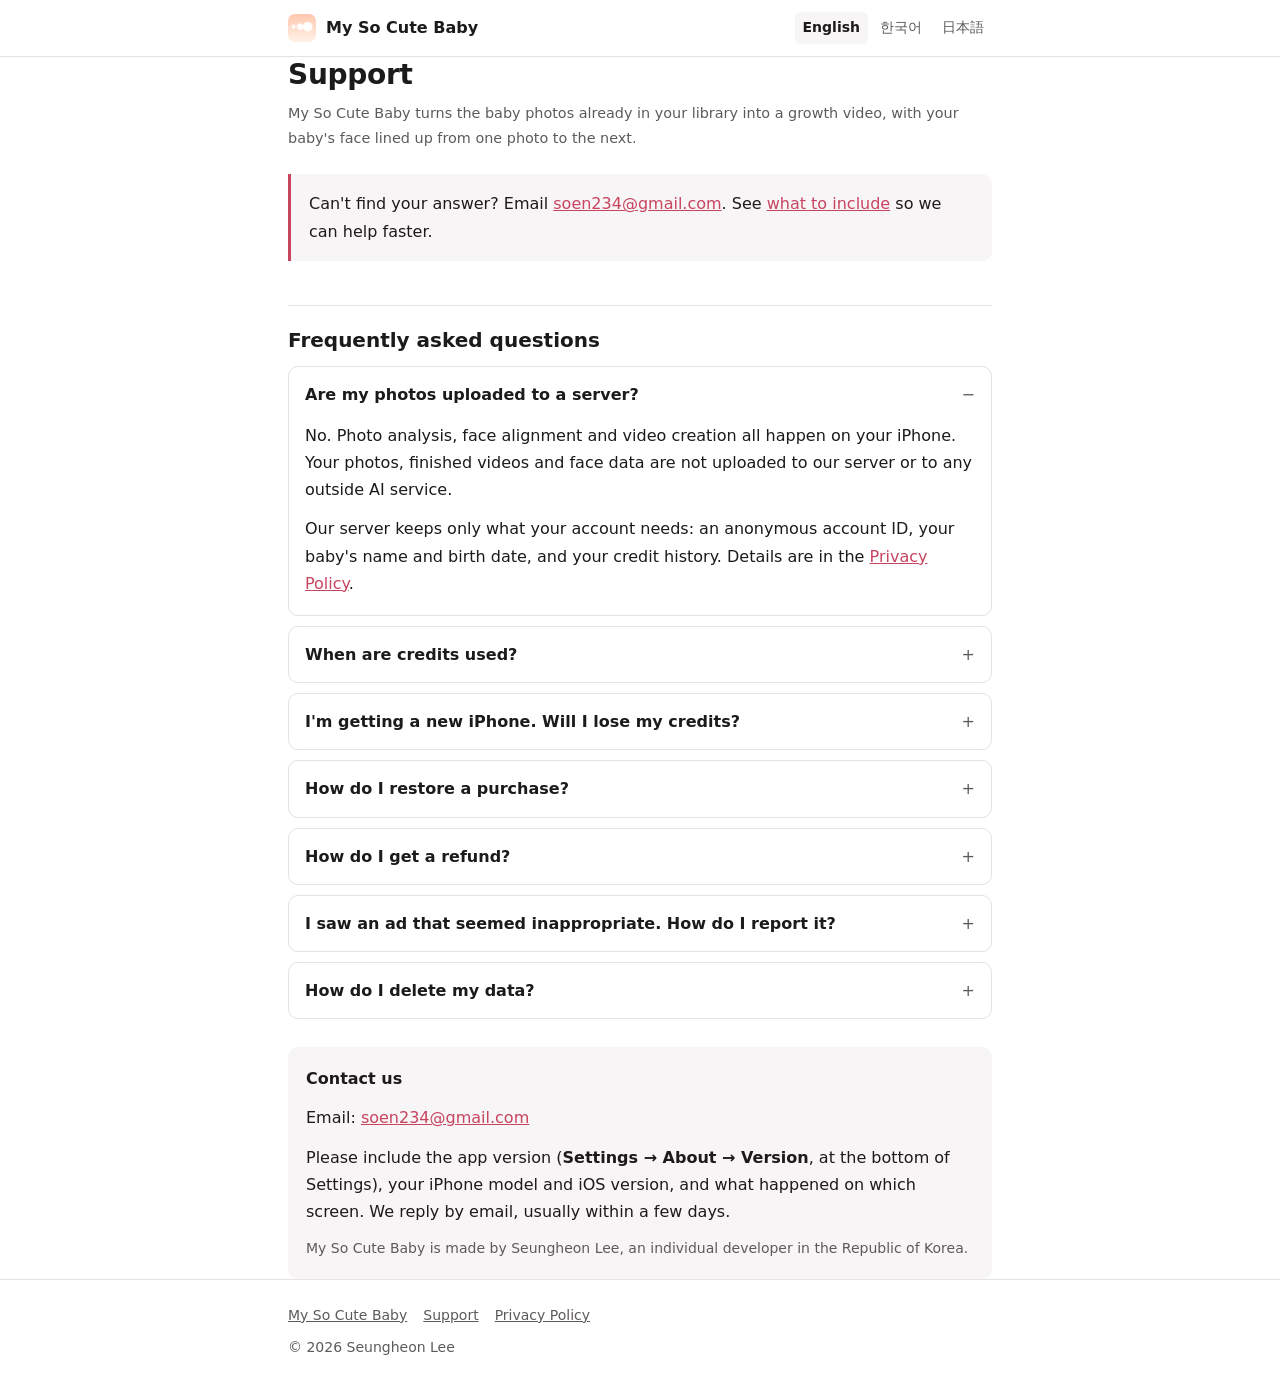
<file: support/index.html>
<!doctype html>
<html lang="en">
<head>
<meta charset="utf-8">
<meta name="viewport" content="width=device-width, initial-scale=1">
<title>Support — My So Cute Baby</title>
<meta name="description" content="Answers to common questions about My So Cute Baby: photos and privacy, credits, changing phones, refunds, ads and deleting your data.">
<link rel="alternate" hreflang="en" href="./">
<link rel="alternate" hreflang="ko" href="ko.html">
<link rel="alternate" hreflang="ja" href="ja.html">
<link rel="icon" href="../assets/favicon-64.png">
<link rel="apple-touch-icon" href="../assets/apple-touch-icon.png">
<link rel="stylesheet" href="../assets/site.css">
</head>
<body>
<header class="topbar">
  <div class="wrap">
    <a class="brand" href="../"><img src="../assets/icon-256.png" alt="" width="28" height="28">My So Cute Baby</a>
    <nav class="langs" aria-label="Language">
      <span aria-current="page">English</span>
      <a href="ko.html" hreflang="ko" lang="ko">한국어</a>
      <a href="ja.html" hreflang="ja" lang="ja">日本語</a>
    </nav>
  </div>
</header>

<main class="wrap">
<h1>Support</h1>
<p class="meta">My So Cute Baby turns the baby photos already in your library into a growth video, with your baby's face lined up from one photo to the next.</p>

<div class="lede">
  <p>Can't find your answer? Email <a href="mailto:soen234@gmail.com">soen234@gmail.com</a>. See <a href="#contact">what to include</a> so we can help faster.</p>
</div>

<h2 id="faq">Frequently asked questions</h2>

<details class="faq" id="photos" open>
  <summary>Are my photos uploaded to a server?</summary>
  <div class="answer">
    <p>No. Photo analysis, face alignment and video creation all happen on your iPhone. Your photos, finished videos and face data are not uploaded to our server or to any outside AI service.</p>
    <p>Our server keeps only what your account needs: an anonymous account ID, your baby's name and birth date, and your credit history. Details are in the <a href="../privacy/">Privacy Policy</a>.</p>
  </div>
</details>

<details class="faq" id="credits">
  <summary>When are credits used?</summary>
  <div class="answer">
    <p>Only after your video is finished. If making a video fails or stops before it is finished, no credits are used.</p>
    <ul>
      <li>A growth video made from photos uses 1 credit, whatever playback speed you choose.</li>
      <li>A clip video uses 2 credits.</li>
      <li>Credits never expire.</li>
      <li>New users receive bonus credits once per device. Reinstalling the app or creating a new account does not give the bonus again.</li>
    </ul>
  </div>
</details>

<details class="faq" id="new-phone">
  <summary>I'm getting a new iPhone. Will I lose my credits?</summary>
  <div class="answer">
    <p>Not if you back up first. Your account is anonymous until you link it to your Apple Account.</p>
    <ol>
      <li>On your current iPhone, go to <strong>Settings → Account</strong> and tap <strong>"Back Up Credits &amp; Profile to Apple Account"</strong>.</li>
      <li>On the new iPhone, install the app, go to <strong>Settings → Account</strong>, tap <strong>"Load Data from Another Device"</strong> and sign in with the same Apple Account.</li>
    </ol>
    <p>Your credits and your baby's profile come back. Growth videos and canvases are stored only on the iPhone where you made them and are not part of this backup, so save the ones you want to keep to Photos first. Loading data replaces the baby profile on the new iPhone, and videos already made on that iPhone are removed.</p>
  </div>
</details>

<details class="faq" id="restore">
  <summary>How do I restore a purchase?</summary>
  <div class="answer">
    <p>Credits are used up as you make videos, so a restore does not bring back credits you have already used. It is for a purchase that you paid for but that did not show up in your balance, for example because the app closed during payment.</p>
    <p>Go to <strong>Settings → Credits → "Buy Credits"</strong> and tap <strong>"Restore Purchases"</strong>. The app checks with the App Store and adds any credits that were missing.</p>
    <p>To move your balance to another iPhone, use the Apple Account backup described in <a href="#new-phone">the question above</a>. If a family organizer still has to approve a purchase (Ask to Buy), the credits are added automatically once it is approved.</p>
  </div>
</details>

<details class="faq" id="refund">
  <summary>How do I get a refund?</summary>
  <div class="answer">
    <p>Purchases are made through Apple, so refunds are handled by Apple too. We can't issue refunds ourselves.</p>
    <p>Request a refund at <a href="https://reportaproblem.apple.com">reportaproblem.apple.com</a>, signed in with the Apple Account you used to buy. Apple decides on the request and lets you know by email.</p>
    <p>If Apple approves a refund, the credits from that purchase are removed from your balance.</p>
  </div>
</details>

<details class="faq" id="ads">
  <summary>I saw an ad that seemed inappropriate. How do I report it?</summary>
  <div class="answer">
    <p>Ads come from Google AdMob. Free accounts may see a full-screen ad only when saving a canvas to Photos, and never while making, saving or sharing videos. Accounts that have bought credits at least once don't see full-screen ads at all.</p>
    <ul>
      <li>Tap the small ad information icon in a corner of the ad. Google shows why you are seeing the ad and, where available, an option to report it.</li>
      <li>You can also email us with the approximate time, what the ad showed, and a screenshot if you have one. We can block that advertiser or that type of ad in our ad settings.</li>
    </ul>
  </div>
</details>

<details class="faq" id="delete">
  <summary>How do I delete my data?</summary>
  <div class="answer">
    <p>Go to <strong>Settings → "Delete All Data"</strong>. This deletes your account, baby profile and credit history on our server, then the app's data on your iPhone: the profile, photo analysis (including face data), videos, canvases and stickers. Any remaining credits are lost and can't be restored.</p>
    <ul>
      <li>The photos in your Photos library, and copies you have saved or shared, are not deleted.</li>
      <li>If our server can't be reached, you can choose <strong>"Delete Data on This Device Only"</strong>. Your account and credits then stay on our server; try again later or email us to delete them.</li>
      <li>Deleting the app alone does not delete your account on our server.</li>
      <li>To ask us to delete analytics data that was already sent, email us.</li>
    </ul>
  </div>
</details>

<div class="contact" id="contact">
  <p><strong>Contact us</strong></p>
  <p>Email: <a href="mailto:soen234@gmail.com">soen234@gmail.com</a></p>
  <p>Please include the app version (<strong>Settings → About → Version</strong>, at the bottom of Settings), your iPhone model and iOS version, and what happened on which screen. We reply by email, usually within a few days.</p>
  <p class="small">My So Cute Baby is made by Seungheon Lee, an individual developer in the Republic of Korea.</p>
</div>
</main>

<footer class="site">
  <div class="wrap">
    <div class="links"><a href="../">My So Cute Baby</a><a href="./">Support</a><a href="../privacy/">Privacy Policy</a></div>
    <div>© 2026 Seungheon Lee</div>
  </div>
</footer>
</body>
</html>
</file>
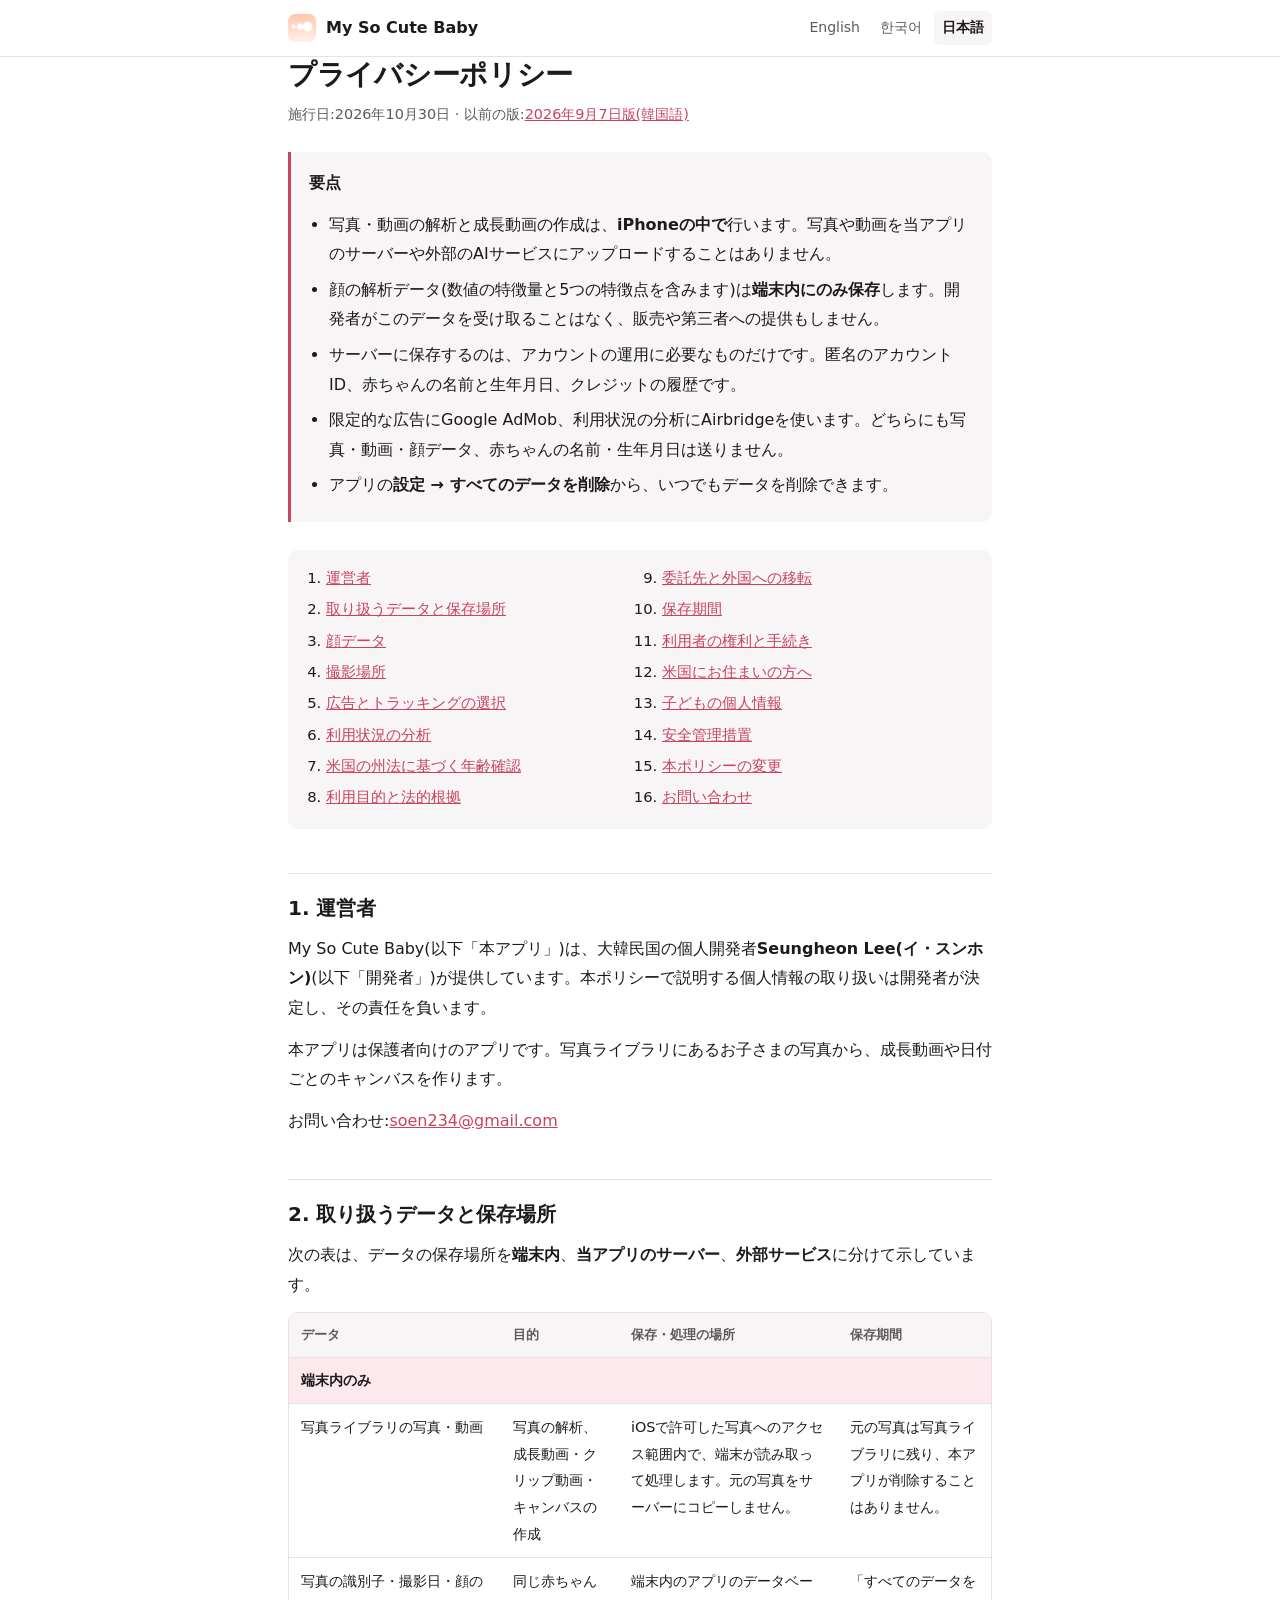
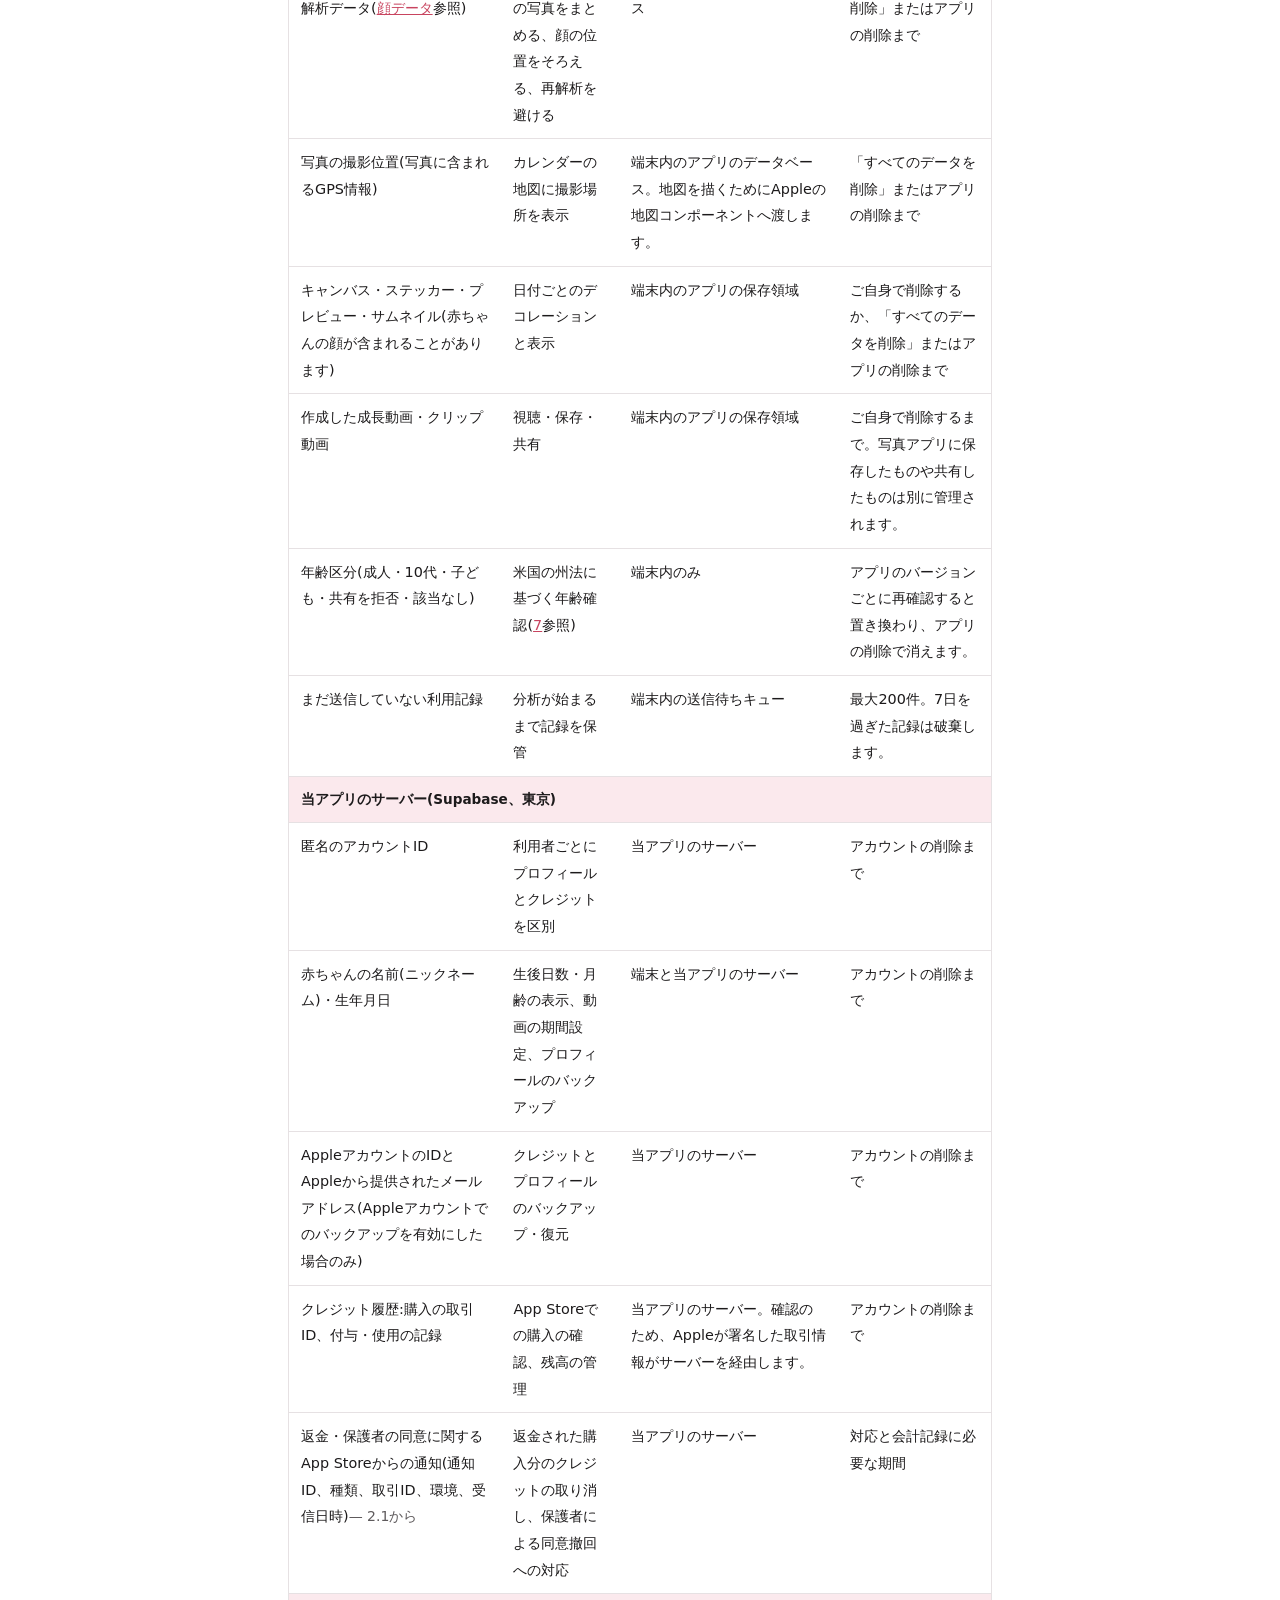
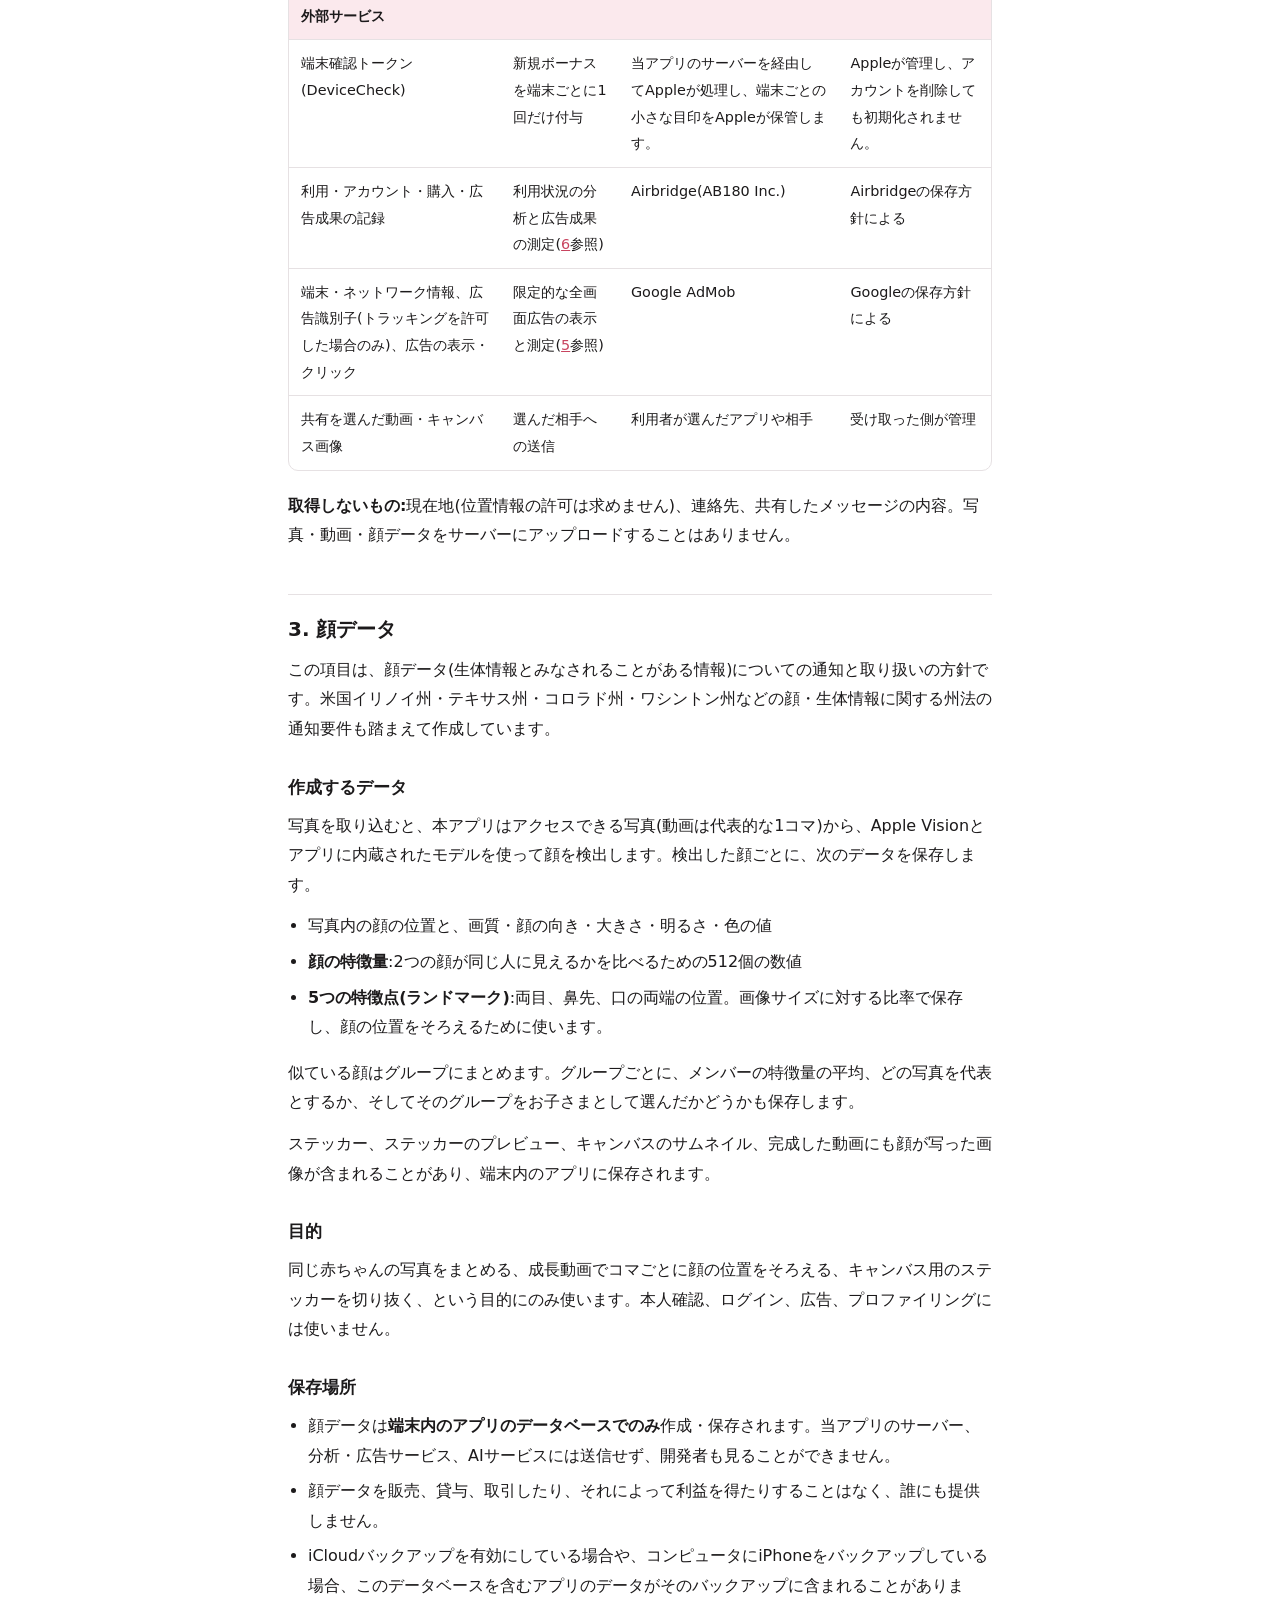
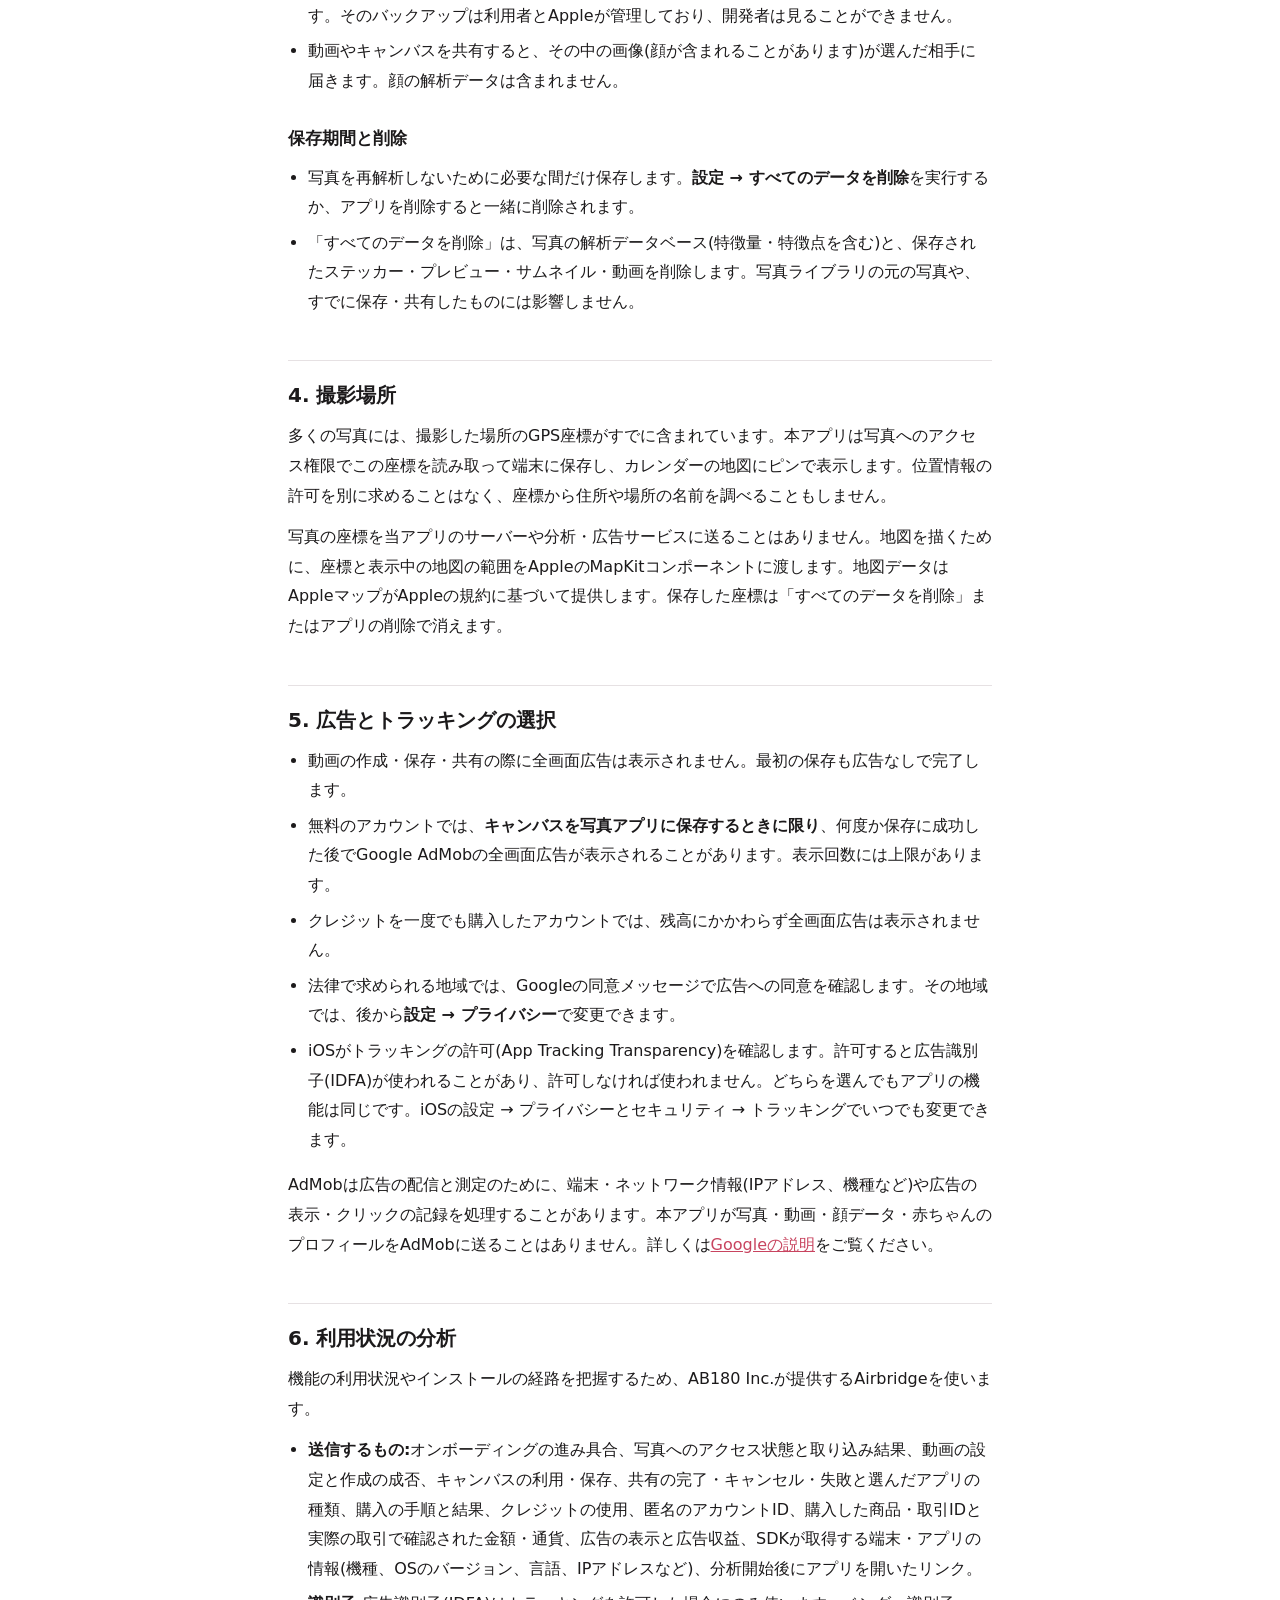
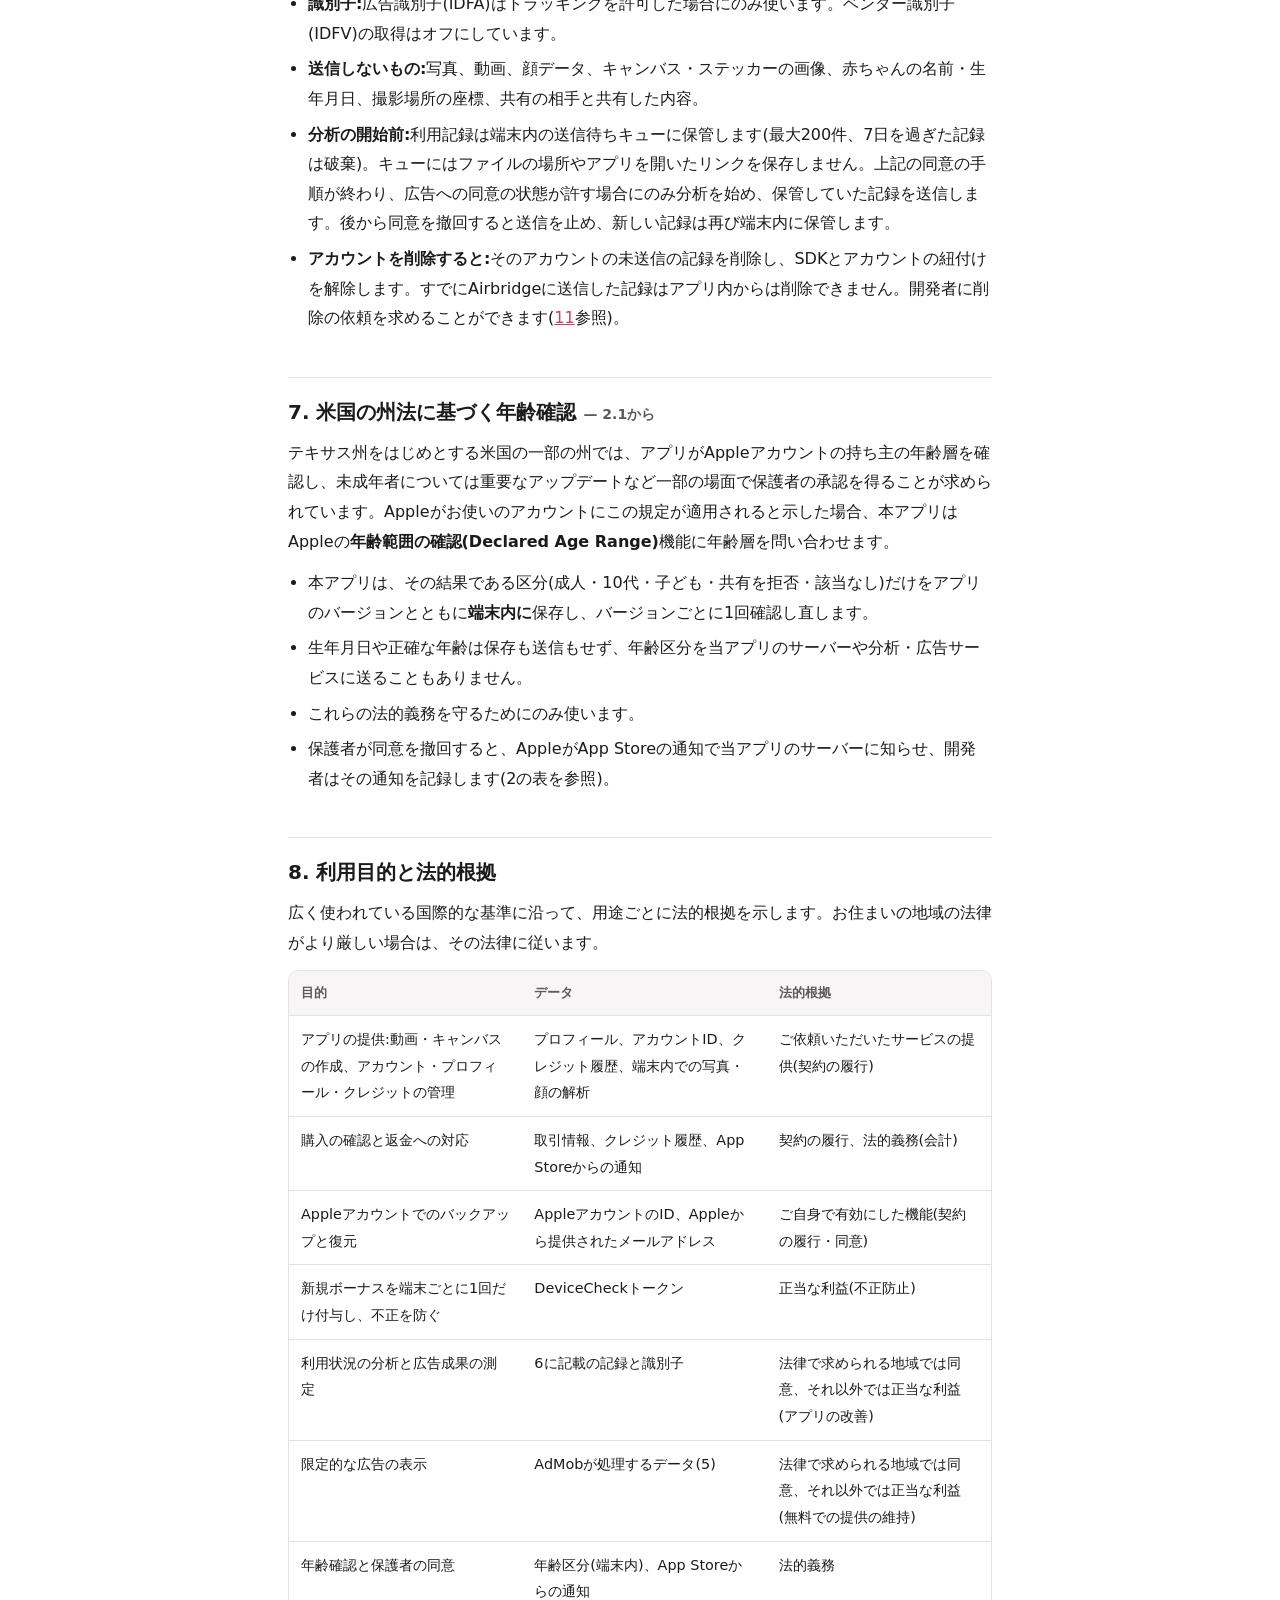
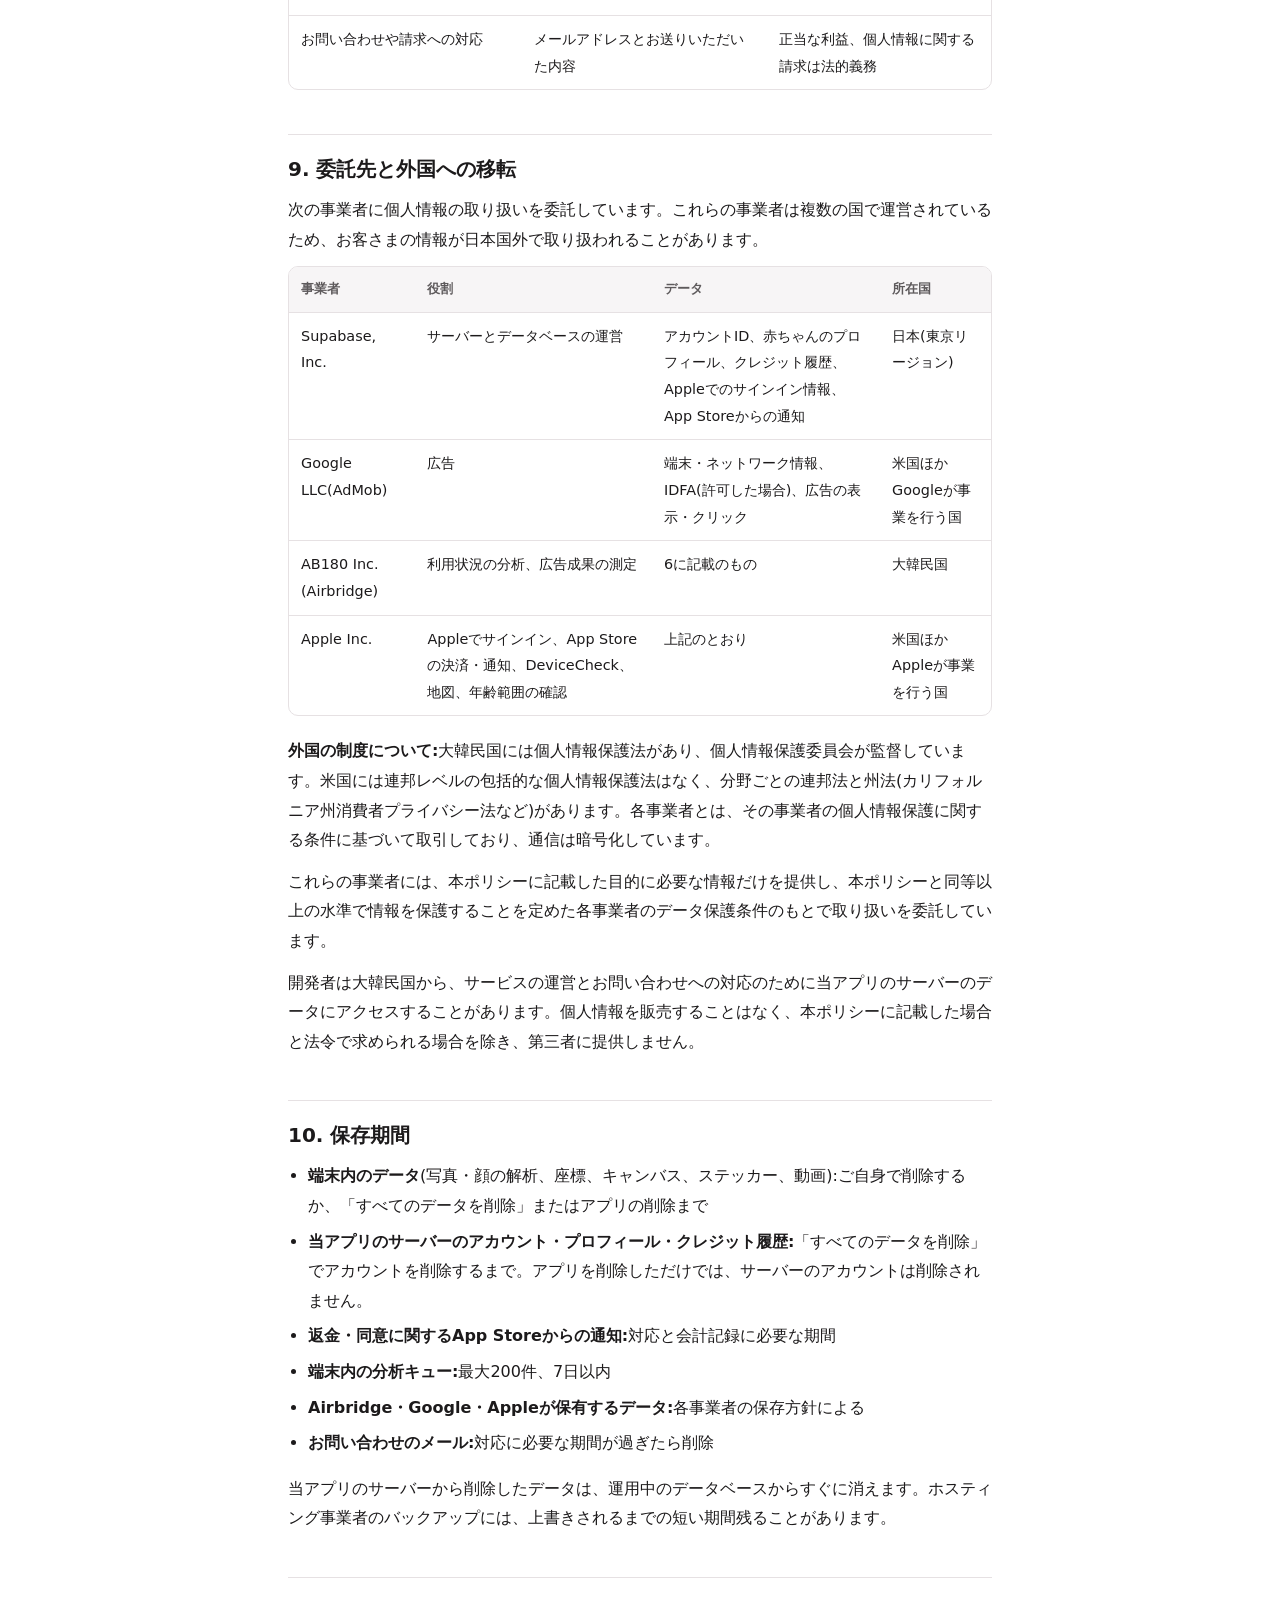
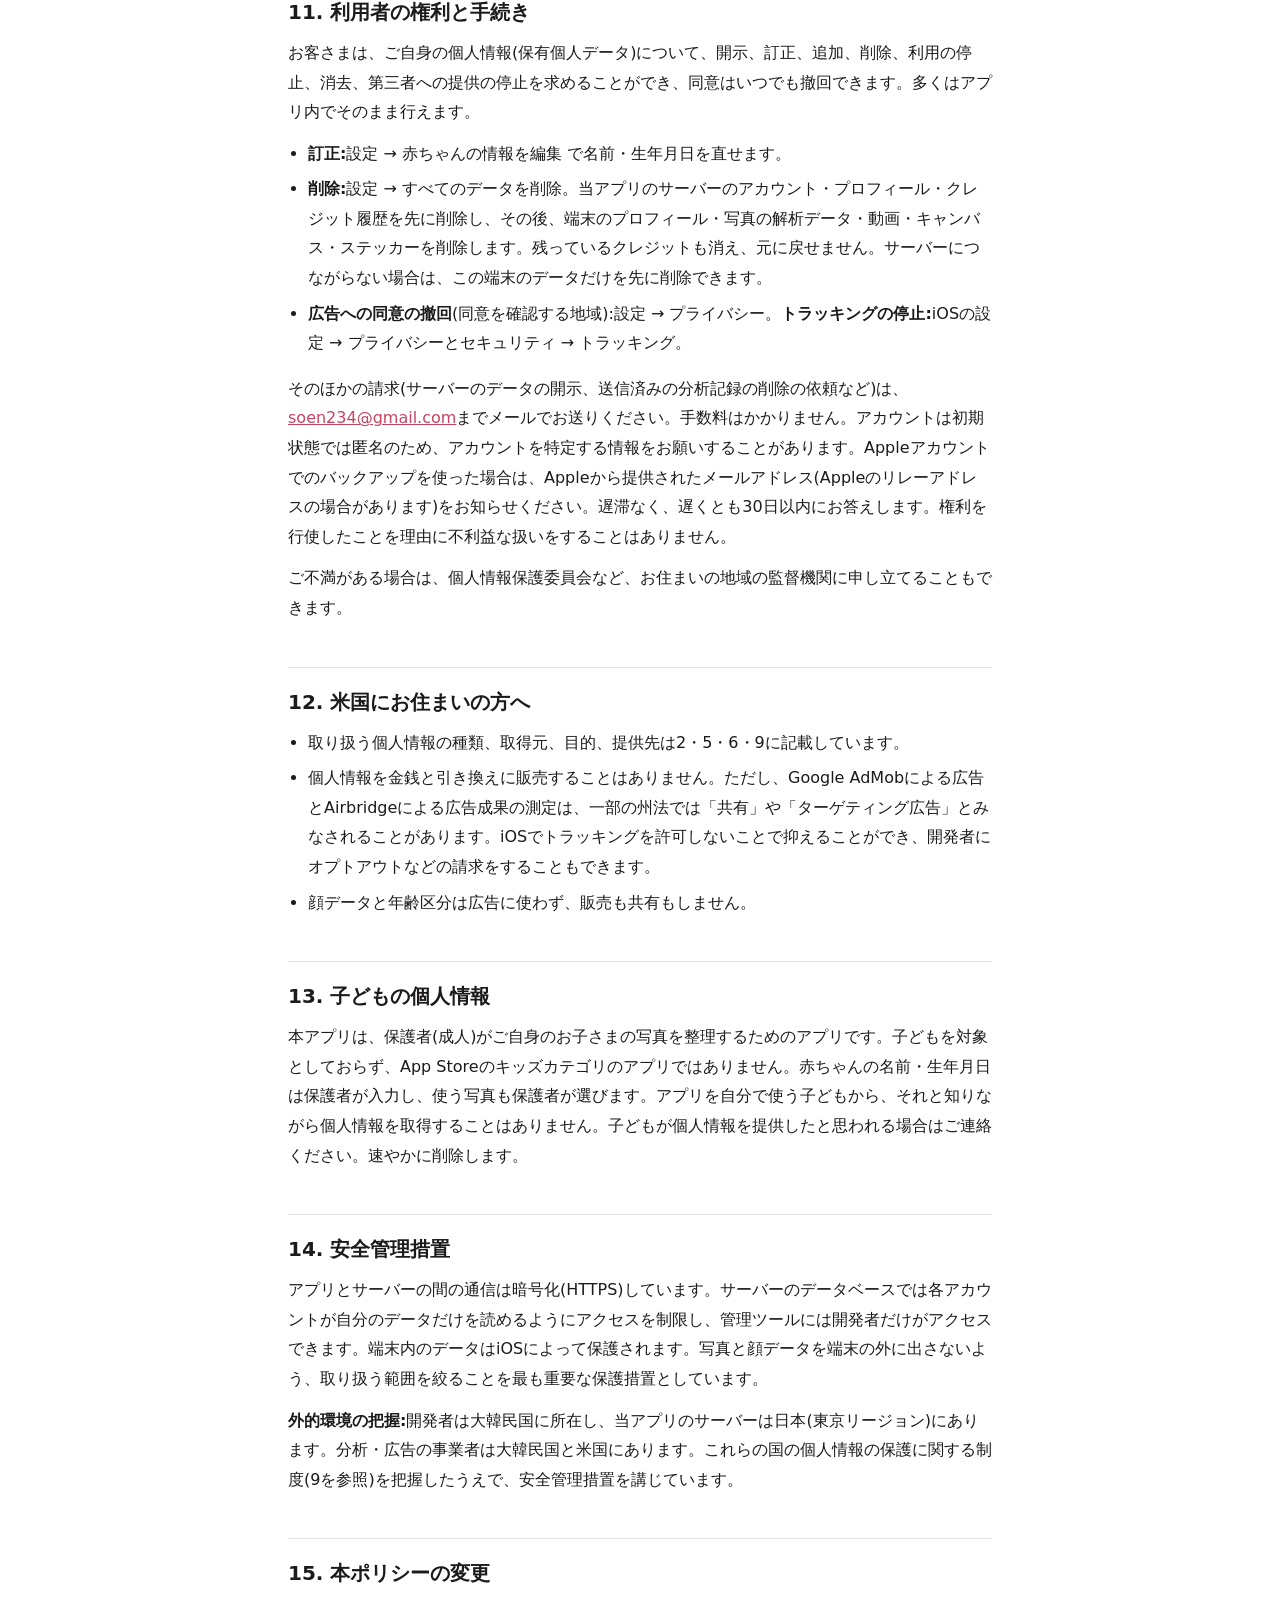
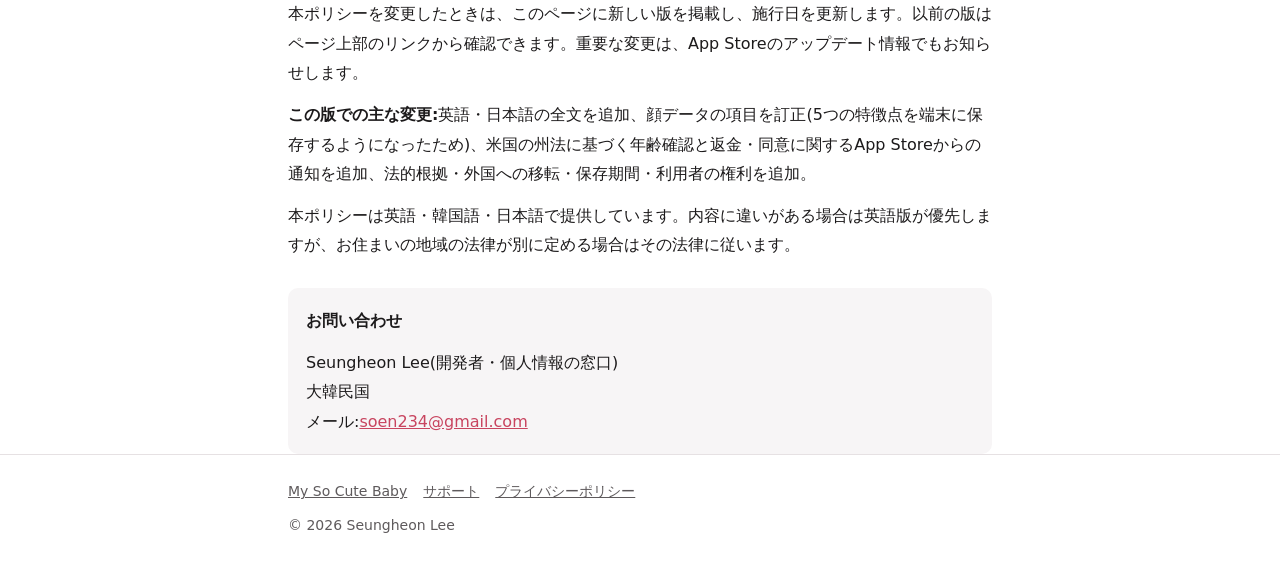
<file: privacy/ja.html>
<!doctype html>
<html lang="ja">
<head>
<meta charset="utf-8">
<meta name="viewport" content="width=device-width, initial-scale=1">
<title>プライバシーポリシー — My So Cute Baby</title>
<meta name="description" content="My So Cute Babyにおける写真、顔データ、アカウント情報、利用状況の分析、広告の取り扱いについて説明します。">
<link rel="alternate" hreflang="en" href="./">
<link rel="alternate" hreflang="ko" href="ko.html">
<link rel="alternate" hreflang="ja" href="ja.html">
<link rel="icon" href="../assets/favicon-64.png">
<link rel="apple-touch-icon" href="../assets/apple-touch-icon.png">
<link rel="stylesheet" href="../assets/site.css">
</head>
<body>
<header class="topbar">
  <div class="wrap">
    <a class="brand" href="../"><img src="../assets/icon-256.png" alt="" width="28" height="28">My So Cute Baby</a>
    <nav class="langs" aria-label="言語">
      <a href="./" hreflang="en" lang="en">English</a>
      <a href="ko.html" hreflang="ko" lang="ko">한국어</a>
      <span aria-current="page">日本語</span>
    </nav>
  </div>
</header>

<main class="wrap">
<h1>プライバシーポリシー</h1>
<p class="meta">施行日:2026年10月30日 · 以前の版:<a href="archive/2026-09-07-ko.html">2026年9月7日版(韓国語)</a></p>

<div class="lede" id="summary">
  <p><strong>要点</strong></p>
  <ul>
    <li>写真・動画の解析と成長動画の作成は、<strong>iPhoneの中で</strong>行います。写真や動画を当アプリのサーバーや外部のAIサービスにアップロードすることはありません。</li>
    <li>顔の解析データ(数値の特徴量と5つの特徴点を含みます)は<strong>端末内にのみ保存</strong>します。開発者がこのデータを受け取ることはなく、販売や第三者への提供もしません。</li>
    <li>サーバーに保存するのは、アカウントの運用に必要なものだけです。匿名のアカウントID、赤ちゃんの名前と生年月日、クレジットの履歴です。</li>
    <li>限定的な広告にGoogle AdMob、利用状況の分析にAirbridgeを使います。どちらにも写真・動画・顔データ、赤ちゃんの名前・生年月日は送りません。</li>
    <li>アプリの<strong>設定 → すべてのデータを削除</strong>から、いつでもデータを削除できます。</li>
  </ul>
</div>

<nav class="toc" aria-label="目次">
  <ol>
    <li><a href="#controller">運営者</a></li>
    <li><a href="#data">取り扱うデータと保存場所</a></li>
    <li><a href="#face-data">顔データ</a></li>
    <li><a href="#photo-location">撮影場所</a></li>
    <li><a href="#ads">広告とトラッキングの選択</a></li>
    <li><a href="#analytics">利用状況の分析</a></li>
    <li><a href="#age">米国の州法に基づく年齢確認</a></li>
    <li><a href="#purposes">利用目的と法的根拠</a></li>
    <li><a href="#transfers">委託先と外国への移転</a></li>
    <li><a href="#retention">保存期間</a></li>
    <li><a href="#rights">利用者の権利と手続き</a></li>
    <li><a href="#us-states">米国にお住まいの方へ</a></li>
    <li><a href="#children">子どもの個人情報</a></li>
    <li><a href="#security">安全管理措置</a></li>
    <li><a href="#changes">本ポリシーの変更</a></li>
    <li><a href="#contact">お問い合わせ</a></li>
  </ol>
</nav>

<h2 id="controller">1. 運営者</h2>
<p>My So Cute Baby(以下「本アプリ」)は、大韓民国の個人開発者<strong>Seungheon Lee(イ・スンホン)</strong>(以下「開発者」)が提供しています。本ポリシーで説明する個人情報の取り扱いは開発者が決定し、その責任を負います。</p>
<p>本アプリは保護者向けのアプリです。写真ライブラリにあるお子さまの写真から、成長動画や日付ごとのキャンバスを作ります。</p>
<p>お問い合わせ:<a href="mailto:soen234@gmail.com">soen234@gmail.com</a></p>

<h2 id="data">2. 取り扱うデータと保存場所</h2>
<p>次の表は、データの保存場所を<strong>端末内</strong>、<strong>当アプリのサーバー</strong>、<strong>外部サービス</strong>に分けて示しています。</p>
<div class="table-wrap">
<table>
<thead>
<tr><th>データ</th><th>目的</th><th>保存・処理の場所</th><th>保存期間</th></tr>
</thead>
<tbody>
<tr><th colspan="4">端末内のみ</th></tr>
<tr><td>写真ライブラリの写真・動画</td><td>写真の解析、成長動画・クリップ動画・キャンバスの作成</td><td>iOSで許可した写真へのアクセス範囲内で、端末が読み取って処理します。元の写真をサーバーにコピーしません。</td><td>元の写真は写真ライブラリに残り、本アプリが削除することはありません。</td></tr>
<tr><td>写真の識別子・撮影日・顔の解析データ(<a href="#face-data">顔データ</a>参照)</td><td>同じ赤ちゃんの写真をまとめる、顔の位置をそろえる、再解析を避ける</td><td>端末内のアプリのデータベース</td><td>「すべてのデータを削除」またはアプリの削除まで</td></tr>
<tr><td>写真の撮影位置(写真に含まれるGPS情報)</td><td>カレンダーの地図に撮影場所を表示</td><td>端末内のアプリのデータベース。地図を描くためにAppleの地図コンポーネントへ渡します。</td><td>「すべてのデータを削除」またはアプリの削除まで</td></tr>
<tr><td>キャンバス・ステッカー・プレビュー・サムネイル(赤ちゃんの顔が含まれることがあります)</td><td>日付ごとのデコレーションと表示</td><td>端末内のアプリの保存領域</td><td>ご自身で削除するか、「すべてのデータを削除」またはアプリの削除まで</td></tr>
<tr><td>作成した成長動画・クリップ動画</td><td>視聴・保存・共有</td><td>端末内のアプリの保存領域</td><td>ご自身で削除するまで。写真アプリに保存したものや共有したものは別に管理されます。</td></tr>
<tr><td>年齢区分(成人・10代・子ども・共有を拒否・該当なし)</td><td>米国の州法に基づく年齢確認(<a href="#age">7</a>参照)</td><td>端末内のみ</td><td>アプリのバージョンごとに再確認すると置き換わり、アプリの削除で消えます。</td></tr>
<tr><td>まだ送信していない利用記録</td><td>分析が始まるまで記録を保管</td><td>端末内の送信待ちキュー</td><td>最大200件。7日を過ぎた記録は破棄します。</td></tr>

<tr><th colspan="4">当アプリのサーバー(Supabase、東京)</th></tr>
<tr><td>匿名のアカウントID</td><td>利用者ごとにプロフィールとクレジットを区別</td><td>当アプリのサーバー</td><td>アカウントの削除まで</td></tr>
<tr><td>赤ちゃんの名前(ニックネーム)・生年月日</td><td>生後日数・月齢の表示、動画の期間設定、プロフィールのバックアップ</td><td>端末と当アプリのサーバー</td><td>アカウントの削除まで</td></tr>
<tr><td>AppleアカウントのIDとAppleから提供されたメールアドレス(Appleアカウントでのバックアップを有効にした場合のみ)</td><td>クレジットとプロフィールのバックアップ・復元</td><td>当アプリのサーバー</td><td>アカウントの削除まで</td></tr>
<tr><td>クレジット履歴:購入の取引ID、付与・使用の記録</td><td>App Storeでの購入の確認、残高の管理</td><td>当アプリのサーバー。確認のため、Appleが署名した取引情報がサーバーを経由します。</td><td>アカウントの削除まで</td></tr>
<tr><td>返金・保護者の同意に関するApp Storeからの通知(通知ID、種類、取引ID、環境、受信日時)<span class="small">— 2.1から</span></td><td>返金された購入分のクレジットの取り消し、保護者による同意撤回への対応</td><td>当アプリのサーバー</td><td>対応と会計記録に必要な期間</td></tr>

<tr><th colspan="4">外部サービス</th></tr>
<tr><td>端末確認トークン(DeviceCheck)</td><td>新規ボーナスを端末ごとに1回だけ付与</td><td>当アプリのサーバーを経由してAppleが処理し、端末ごとの小さな目印をAppleが保管します。</td><td>Appleが管理し、アカウントを削除しても初期化されません。</td></tr>
<tr><td>利用・アカウント・購入・広告成果の記録</td><td>利用状況の分析と広告成果の測定(<a href="#analytics">6</a>参照)</td><td>Airbridge(AB180 Inc.)</td><td>Airbridgeの保存方針による</td></tr>
<tr><td>端末・ネットワーク情報、広告識別子(トラッキングを許可した場合のみ)、広告の表示・クリック</td><td>限定的な全画面広告の表示と測定(<a href="#ads">5</a>参照)</td><td>Google AdMob</td><td>Googleの保存方針による</td></tr>
<tr><td>共有を選んだ動画・キャンバス画像</td><td>選んだ相手への送信</td><td>利用者が選んだアプリや相手</td><td>受け取った側が管理</td></tr>
</tbody>
</table>
</div>
<p><strong>取得しないもの:</strong>現在地(位置情報の許可は求めません)、連絡先、共有したメッセージの内容。写真・動画・顔データをサーバーにアップロードすることはありません。</p>

<h2 id="face-data">3. 顔データ</h2>
<p>この項目は、顔データ(生体情報とみなされることがある情報)についての通知と取り扱いの方針です。米国イリノイ州・テキサス州・コロラド州・ワシントン州などの顔・生体情報に関する州法の通知要件も踏まえて作成しています。</p>
<h3>作成するデータ</h3>
<p>写真を取り込むと、本アプリはアクセスできる写真(動画は代表的な1コマ)から、Apple Visionとアプリに内蔵されたモデルを使って顔を検出します。検出した顔ごとに、次のデータを保存します。</p>
<ul>
  <li>写真内の顔の位置と、画質・顔の向き・大きさ・明るさ・色の値</li>
  <li><strong>顔の特徴量</strong>:2つの顔が同じ人に見えるかを比べるための512個の数値</li>
  <li><strong>5つの特徴点(ランドマーク)</strong>:両目、鼻先、口の両端の位置。画像サイズに対する比率で保存し、顔の位置をそろえるために使います。</li>
</ul>
<p>似ている顔はグループにまとめます。グループごとに、メンバーの特徴量の平均、どの写真を代表とするか、そしてそのグループをお子さまとして選んだかどうかも保存します。</p>
<p>ステッカー、ステッカーのプレビュー、キャンバスのサムネイル、完成した動画にも顔が写った画像が含まれることがあり、端末内のアプリに保存されます。</p>
<h3>目的</h3>
<p>同じ赤ちゃんの写真をまとめる、成長動画でコマごとに顔の位置をそろえる、キャンバス用のステッカーを切り抜く、という目的にのみ使います。本人確認、ログイン、広告、プロファイリングには使いません。</p>
<h3>保存場所</h3>
<ul>
  <li>顔データは<strong>端末内のアプリのデータベースでのみ</strong>作成・保存されます。当アプリのサーバー、分析・広告サービス、AIサービスには送信せず、開発者も見ることができません。</li>
  <li>顔データを販売、貸与、取引したり、それによって利益を得たりすることはなく、誰にも提供しません。</li>
  <li>iCloudバックアップを有効にしている場合や、コンピュータにiPhoneをバックアップしている場合、このデータベースを含むアプリのデータがそのバックアップに含まれることがあります。そのバックアップは利用者とAppleが管理しており、開発者は見ることができません。</li>
  <li>動画やキャンバスを共有すると、その中の画像(顔が含まれることがあります)が選んだ相手に届きます。顔の解析データは含まれません。</li>
</ul>
<h3>保存期間と削除</h3>
<ul>
  <li>写真を再解析しないために必要な間だけ保存します。<strong>設定 → すべてのデータを削除</strong>を実行するか、アプリを削除すると一緒に削除されます。</li>
  <li>「すべてのデータを削除」は、写真の解析データベース(特徴量・特徴点を含む)と、保存されたステッカー・プレビュー・サムネイル・動画を削除します。写真ライブラリの元の写真や、すでに保存・共有したものには影響しません。</li>
  </ul>

<h2 id="photo-location">4. 撮影場所</h2>
<p>多くの写真には、撮影した場所のGPS座標がすでに含まれています。本アプリは写真へのアクセス権限でこの座標を読み取って端末に保存し、カレンダーの地図にピンで表示します。位置情報の許可を別に求めることはなく、座標から住所や場所の名前を調べることもしません。</p>
<p>写真の座標を当アプリのサーバーや分析・広告サービスに送ることはありません。地図を描くために、座標と表示中の地図の範囲をAppleのMapKitコンポーネントに渡します。地図データはAppleマップがAppleの規約に基づいて提供します。保存した座標は「すべてのデータを削除」またはアプリの削除で消えます。</p>

<h2 id="ads">5. 広告とトラッキングの選択</h2>
<ul>
  <li>動画の作成・保存・共有の際に全画面広告は表示されません。最初の保存も広告なしで完了します。</li>
  <li>無料のアカウントでは、<strong>キャンバスを写真アプリに保存するときに限り</strong>、何度か保存に成功した後でGoogle AdMobの全画面広告が表示されることがあります。表示回数には上限があります。</li>
  <li>クレジットを一度でも購入したアカウントでは、残高にかかわらず全画面広告は表示されません。</li>
  <li>法律で求められる地域では、Googleの同意メッセージで広告への同意を確認します。その地域では、後から<strong>設定 → プライバシー</strong>で変更できます。</li>
  <li>iOSがトラッキングの許可(App Tracking Transparency)を確認します。許可すると広告識別子(IDFA)が使われることがあり、許可しなければ使われません。どちらを選んでもアプリの機能は同じです。iOSの設定 → プライバシーとセキュリティ → トラッキングでいつでも変更できます。</li>
</ul>
<p>AdMobは広告の配信と測定のために、端末・ネットワーク情報(IPアドレス、機種など)や広告の表示・クリックの記録を処理することがあります。本アプリが写真・動画・顔データ・赤ちゃんのプロフィールをAdMobに送ることはありません。詳しくは<a href="https://policies.google.com/technologies/partner-sites?hl=ja">Googleの説明</a>をご覧ください。</p>

<h2 id="analytics">6. 利用状況の分析</h2>
<p>機能の利用状況やインストールの経路を把握するため、AB180 Inc.が提供するAirbridgeを使います。</p>
<ul>
  <li><strong>送信するもの:</strong>オンボーディングの進み具合、写真へのアクセス状態と取り込み結果、動画の設定と作成の成否、キャンバスの利用・保存、共有の完了・キャンセル・失敗と選んだアプリの種類、購入の手順と結果、クレジットの使用、匿名のアカウントID、購入した商品・取引IDと実際の取引で確認された金額・通貨、広告の表示と広告収益、SDKが取得する端末・アプリの情報(機種、OSのバージョン、言語、IPアドレスなど)、分析開始後にアプリを開いたリンク。</li>
  <li><strong>識別子:</strong>広告識別子(IDFA)はトラッキングを許可した場合にのみ使います。ベンダー識別子(IDFV)の取得はオフにしています。</li>
  <li><strong>送信しないもの:</strong>写真、動画、顔データ、キャンバス・ステッカーの画像、赤ちゃんの名前・生年月日、撮影場所の座標、共有の相手と共有した内容。</li>
  <li><strong>分析の開始前:</strong>利用記録は端末内の送信待ちキューに保管します(最大200件、7日を過ぎた記録は破棄)。キューにはファイルの場所やアプリを開いたリンクを保存しません。上記の同意の手順が終わり、広告への同意の状態が許す場合にのみ分析を始め、保管していた記録を送信します。後から同意を撤回すると送信を止め、新しい記録は再び端末内に保管します。</li>
  <li><strong>アカウントを削除すると:</strong>そのアカウントの未送信の記録を削除し、SDKとアカウントの紐付けを解除します。すでにAirbridgeに送信した記録はアプリ内からは削除できません。開発者に削除の依頼を求めることができます(<a href="#rights">11</a>参照)。</li>
</ul>

<h2 id="age">7. 米国の州法に基づく年齢確認 <span class="small">— 2.1から</span></h2>
<p>テキサス州をはじめとする米国の一部の州では、アプリがAppleアカウントの持ち主の年齢層を確認し、未成年者については重要なアップデートなど一部の場面で保護者の承認を得ることが求められています。Appleがお使いのアカウントにこの規定が適用されると示した場合、本アプリはAppleの<strong>年齢範囲の確認(Declared Age Range)</strong>機能に年齢層を問い合わせます。</p>
<ul>
  <li>本アプリは、その結果である区分(成人・10代・子ども・共有を拒否・該当なし)だけをアプリのバージョンとともに<strong>端末内に</strong>保存し、バージョンごとに1回確認し直します。</li>
  <li>生年月日や正確な年齢は保存も送信もせず、年齢区分を当アプリのサーバーや分析・広告サービスに送ることもありません。</li>
  <li>これらの法的義務を守るためにのみ使います。</li>
  <li>保護者が同意を撤回すると、AppleがApp Storeの通知で当アプリのサーバーに知らせ、開発者はその通知を記録します(2の表を参照)。</li>
</ul>

<h2 id="purposes">8. 利用目的と法的根拠</h2>
<p>広く使われている国際的な基準に沿って、用途ごとに法的根拠を示します。お住まいの地域の法律がより厳しい場合は、その法律に従います。</p>
<div class="table-wrap">
<table>
<thead><tr><th>目的</th><th>データ</th><th>法的根拠</th></tr></thead>
<tbody>
<tr><td>アプリの提供:動画・キャンバスの作成、アカウント・プロフィール・クレジットの管理</td><td>プロフィール、アカウントID、クレジット履歴、端末内での写真・顔の解析</td><td>ご依頼いただいたサービスの提供(契約の履行)</td></tr>
<tr><td>購入の確認と返金への対応</td><td>取引情報、クレジット履歴、App Storeからの通知</td><td>契約の履行、法的義務(会計)</td></tr>
<tr><td>Appleアカウントでのバックアップと復元</td><td>AppleアカウントのID、Appleから提供されたメールアドレス</td><td>ご自身で有効にした機能(契約の履行・同意)</td></tr>
<tr><td>新規ボーナスを端末ごとに1回だけ付与し、不正を防ぐ</td><td>DeviceCheckトークン</td><td>正当な利益(不正防止)</td></tr>
<tr><td>利用状況の分析と広告成果の測定</td><td>6に記載の記録と識別子</td><td>法律で求められる地域では同意、それ以外では正当な利益(アプリの改善)</td></tr>
<tr><td>限定的な広告の表示</td><td>AdMobが処理するデータ(5)</td><td>法律で求められる地域では同意、それ以外では正当な利益(無料での提供の維持)</td></tr>
<tr><td>年齢確認と保護者の同意</td><td>年齢区分(端末内)、App Storeからの通知</td><td>法的義務</td></tr>
<tr><td>お問い合わせや請求への対応</td><td>メールアドレスとお送りいただいた内容</td><td>正当な利益、個人情報に関する請求は法的義務</td></tr>
</tbody>
</table>
</div>

<h2 id="transfers">9. 委託先と外国への移転</h2>
<p>次の事業者に個人情報の取り扱いを委託しています。これらの事業者は複数の国で運営されているため、お客さまの情報が日本国外で取り扱われることがあります。</p>
<div class="table-wrap">
<table>
<thead><tr><th>事業者</th><th>役割</th><th>データ</th><th>所在国</th></tr></thead>
<tbody>
<tr><td>Supabase, Inc.</td><td>サーバーとデータベースの運営</td><td>アカウントID、赤ちゃんのプロフィール、クレジット履歴、Appleでのサインイン情報、App Storeからの通知</td><td>日本(東京リージョン)</td></tr>
<tr><td>Google LLC(AdMob)</td><td>広告</td><td>端末・ネットワーク情報、IDFA(許可した場合)、広告の表示・クリック</td><td>米国ほかGoogleが事業を行う国</td></tr>
<tr><td>AB180 Inc.(Airbridge)</td><td>利用状況の分析、広告成果の測定</td><td>6に記載のもの</td><td>大韓民国</td></tr>
<tr><td>Apple Inc.</td><td>Appleでサインイン、App Storeの決済・通知、DeviceCheck、地図、年齢範囲の確認</td><td>上記のとおり</td><td>米国ほかAppleが事業を行う国</td></tr>
</tbody>
</table>
</div>
<p><strong>外国の制度について:</strong>大韓民国には個人情報保護法があり、個人情報保護委員会が監督しています。米国には連邦レベルの包括的な個人情報保護法はなく、分野ごとの連邦法と州法(カリフォルニア州消費者プライバシー法など)があります。各事業者とは、その事業者の個人情報保護に関する条件に基づいて取引しており、通信は暗号化しています。</p>
<p>これらの事業者には、本ポリシーに記載した目的に必要な情報だけを提供し、本ポリシーと同等以上の水準で情報を保護することを定めた各事業者のデータ保護条件のもとで取り扱いを委託しています。</p>
<p>開発者は大韓民国から、サービスの運営とお問い合わせへの対応のために当アプリのサーバーのデータにアクセスすることがあります。個人情報を販売することはなく、本ポリシーに記載した場合と法令で求められる場合を除き、第三者に提供しません。</p>

<h2 id="retention">10. 保存期間</h2>
<ul>
  <li><strong>端末内のデータ</strong>(写真・顔の解析、座標、キャンバス、ステッカー、動画):ご自身で削除するか、「すべてのデータを削除」またはアプリの削除まで</li>
  <li><strong>当アプリのサーバーのアカウント・プロフィール・クレジット履歴:</strong>「すべてのデータを削除」でアカウントを削除するまで。アプリを削除しただけでは、サーバーのアカウントは削除されません。</li>
  <li><strong>返金・同意に関するApp Storeからの通知:</strong>対応と会計記録に必要な期間</li>
  <li><strong>端末内の分析キュー:</strong>最大200件、7日以内</li>
  <li><strong>Airbridge・Google・Appleが保有するデータ:</strong>各事業者の保存方針による</li>
  <li><strong>お問い合わせのメール:</strong>対応に必要な期間が過ぎたら削除</li>
</ul>
<p>当アプリのサーバーから削除したデータは、運用中のデータベースからすぐに消えます。ホスティング事業者のバックアップには、上書きされるまでの短い期間残ることがあります。</p>

<h2 id="rights">11. 利用者の権利と手続き</h2>
<p>お客さまは、ご自身の個人情報(保有個人データ)について、開示、訂正、追加、削除、利用の停止、消去、第三者への提供の停止を求めることができ、同意はいつでも撤回できます。多くはアプリ内でそのまま行えます。</p>
<ul>
  <li><strong>訂正:</strong>設定 → 赤ちゃんの情報を編集 で名前・生年月日を直せます。</li>
  <li><strong>削除:</strong>設定 → すべてのデータを削除。当アプリのサーバーのアカウント・プロフィール・クレジット履歴を先に削除し、その後、端末のプロフィール・写真の解析データ・動画・キャンバス・ステッカーを削除します。残っているクレジットも消え、元に戻せません。サーバーにつながらない場合は、この端末のデータだけを先に削除できます。</li>
  <li><strong>広告への同意の撤回</strong>(同意を確認する地域):設定 → プライバシー。<strong>トラッキングの停止:</strong>iOSの設定 → プライバシーとセキュリティ → トラッキング。</li>
</ul>
<p>そのほかの請求(サーバーのデータの開示、送信済みの分析記録の削除の依頼など)は、<a href="mailto:soen234@gmail.com">soen234@gmail.com</a>までメールでお送りください。手数料はかかりません。アカウントは初期状態では匿名のため、アカウントを特定する情報をお願いすることがあります。Appleアカウントでのバックアップを使った場合は、Appleから提供されたメールアドレス(Appleのリレーアドレスの場合があります)をお知らせください。遅滞なく、遅くとも30日以内にお答えします。権利を行使したことを理由に不利益な扱いをすることはありません。</p>
<p>ご不満がある場合は、個人情報保護委員会など、お住まいの地域の監督機関に申し立てることもできます。</p>

<h2 id="us-states">12. 米国にお住まいの方へ</h2>
<ul>
  <li>取り扱う個人情報の種類、取得元、目的、提供先は2・5・6・9に記載しています。</li>
  <li>個人情報を金銭と引き換えに販売することはありません。ただし、Google AdMobによる広告とAirbridgeによる広告成果の測定は、一部の州法では「共有」や「ターゲティング広告」とみなされることがあります。iOSでトラッキングを許可しないことで抑えることができ、開発者にオプトアウトなどの請求をすることもできます。</li>
  <li>顔データと年齢区分は広告に使わず、販売も共有もしません。</li>
</ul>

<h2 id="children">13. 子どもの個人情報</h2>
<p>本アプリは、保護者(成人)がご自身のお子さまの写真を整理するためのアプリです。子どもを対象としておらず、App Storeのキッズカテゴリのアプリではありません。赤ちゃんの名前・生年月日は保護者が入力し、使う写真も保護者が選びます。アプリを自分で使う子どもから、それと知りながら個人情報を取得することはありません。子どもが個人情報を提供したと思われる場合はご連絡ください。速やかに削除します。</p>

<h2 id="security">14. 安全管理措置</h2>
<p>アプリとサーバーの間の通信は暗号化(HTTPS)しています。サーバーのデータベースでは各アカウントが自分のデータだけを読めるようにアクセスを制限し、管理ツールには開発者だけがアクセスできます。端末内のデータはiOSによって保護されます。写真と顔データを端末の外に出さないよう、取り扱う範囲を絞ることを最も重要な保護措置としています。</p>
<p><strong>外的環境の把握:</strong>開発者は大韓民国に所在し、当アプリのサーバーは日本(東京リージョン)にあります。分析・広告の事業者は大韓民国と米国にあります。これらの国の個人情報の保護に関する制度(9を参照)を把握したうえで、安全管理措置を講じています。</p>

<h2 id="changes">15. 本ポリシーの変更</h2>
<p>本ポリシーを変更したときは、このページに新しい版を掲載し、施行日を更新します。以前の版はページ上部のリンクから確認できます。重要な変更は、App Storeのアップデート情報でもお知らせします。</p>
<p><strong>この版での主な変更:</strong>英語・日本語の全文を追加、顔データの項目を訂正(5つの特徴点を端末に保存するようになったため)、米国の州法に基づく年齢確認と返金・同意に関するApp Storeからの通知を追加、法的根拠・外国への移転・保存期間・利用者の権利を追加。</p>
<p>本ポリシーは英語・韓国語・日本語で提供しています。内容に違いがある場合は英語版が優先しますが、お住まいの地域の法律が別に定める場合はその法律に従います。</p>

<div class="contact" id="contact">
  <p><strong>お問い合わせ</strong></p>
  <p>Seungheon Lee(開発者・個人情報の窓口)<br>大韓民国<br>メール:<a href="mailto:soen234@gmail.com">soen234@gmail.com</a></p>
</div>
</main>

<footer class="site">
  <div class="wrap">
    <div class="links"><a href="../">My So Cute Baby</a><a href="../support/ja.html">サポート</a><a href="ja.html">プライバシーポリシー</a></div>
    <div>© 2026 Seungheon Lee</div>
  </div>
</footer>
</body>
</html>
</file>
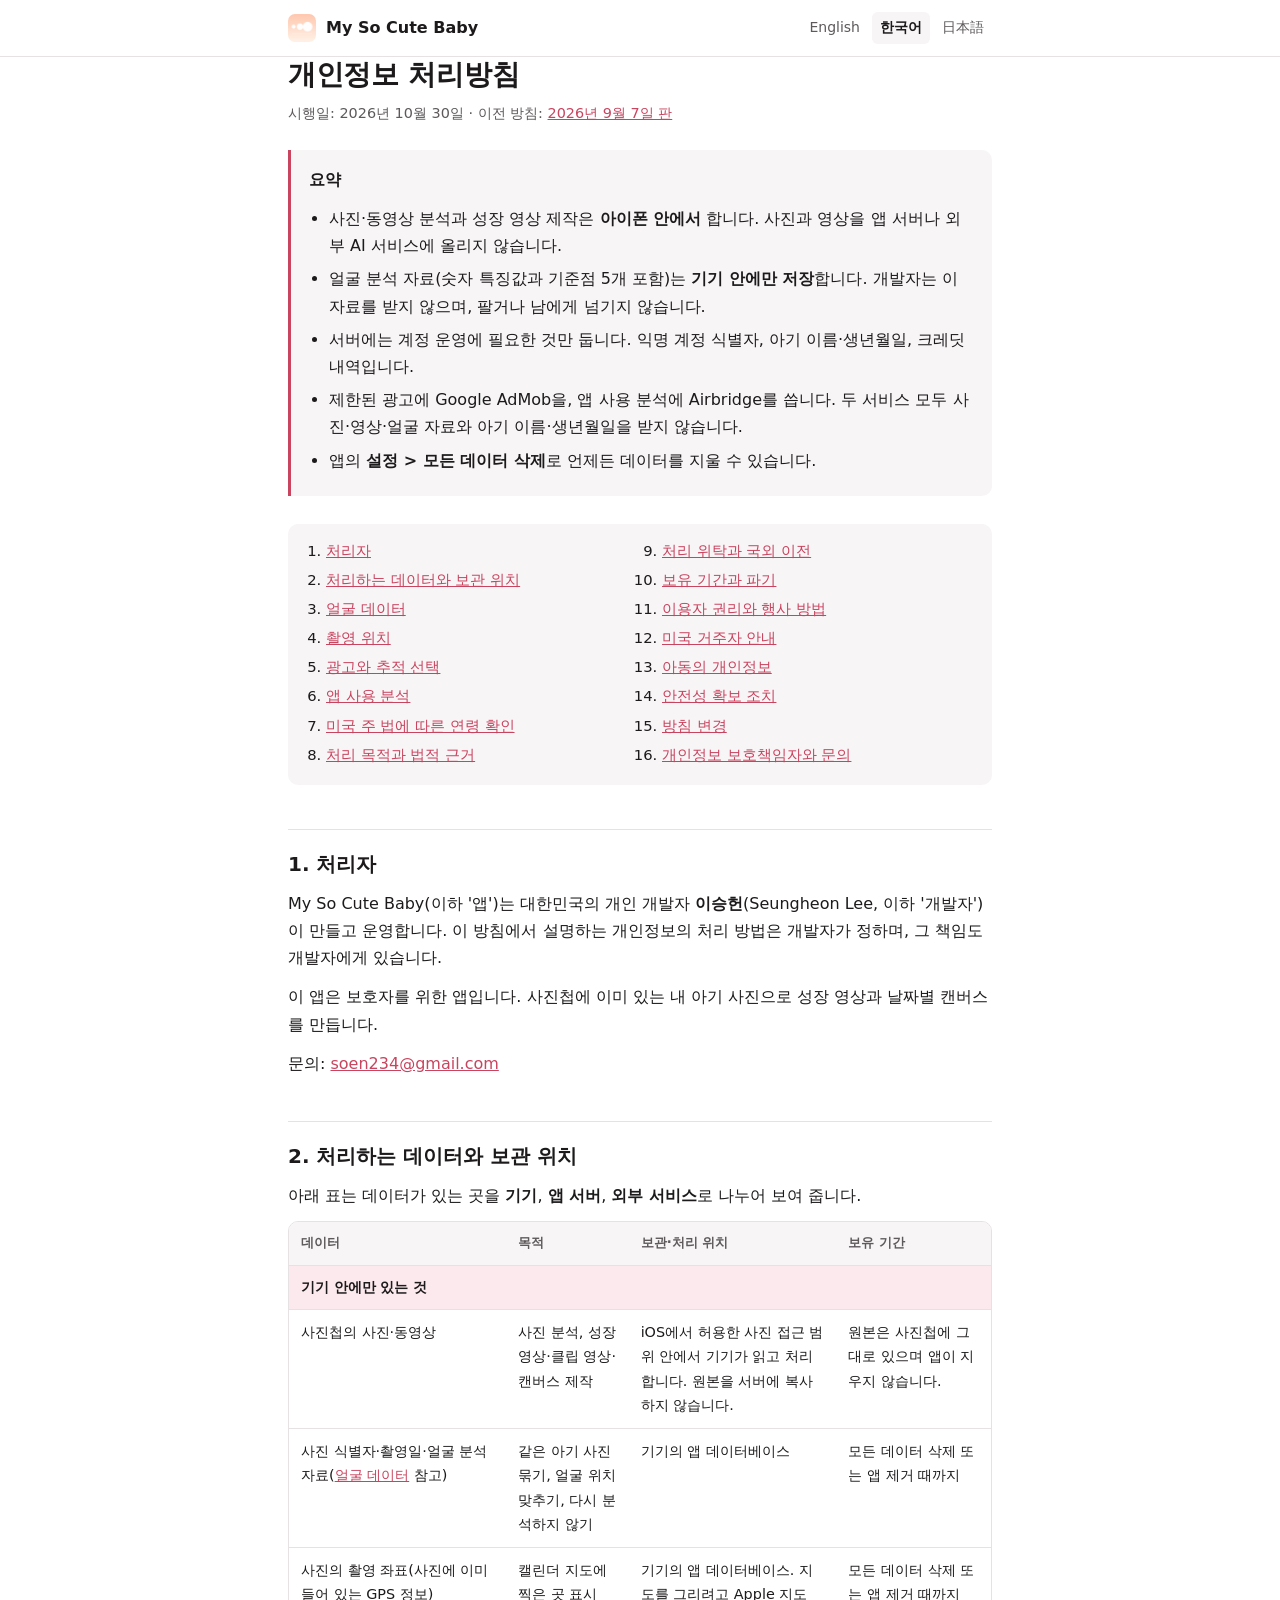
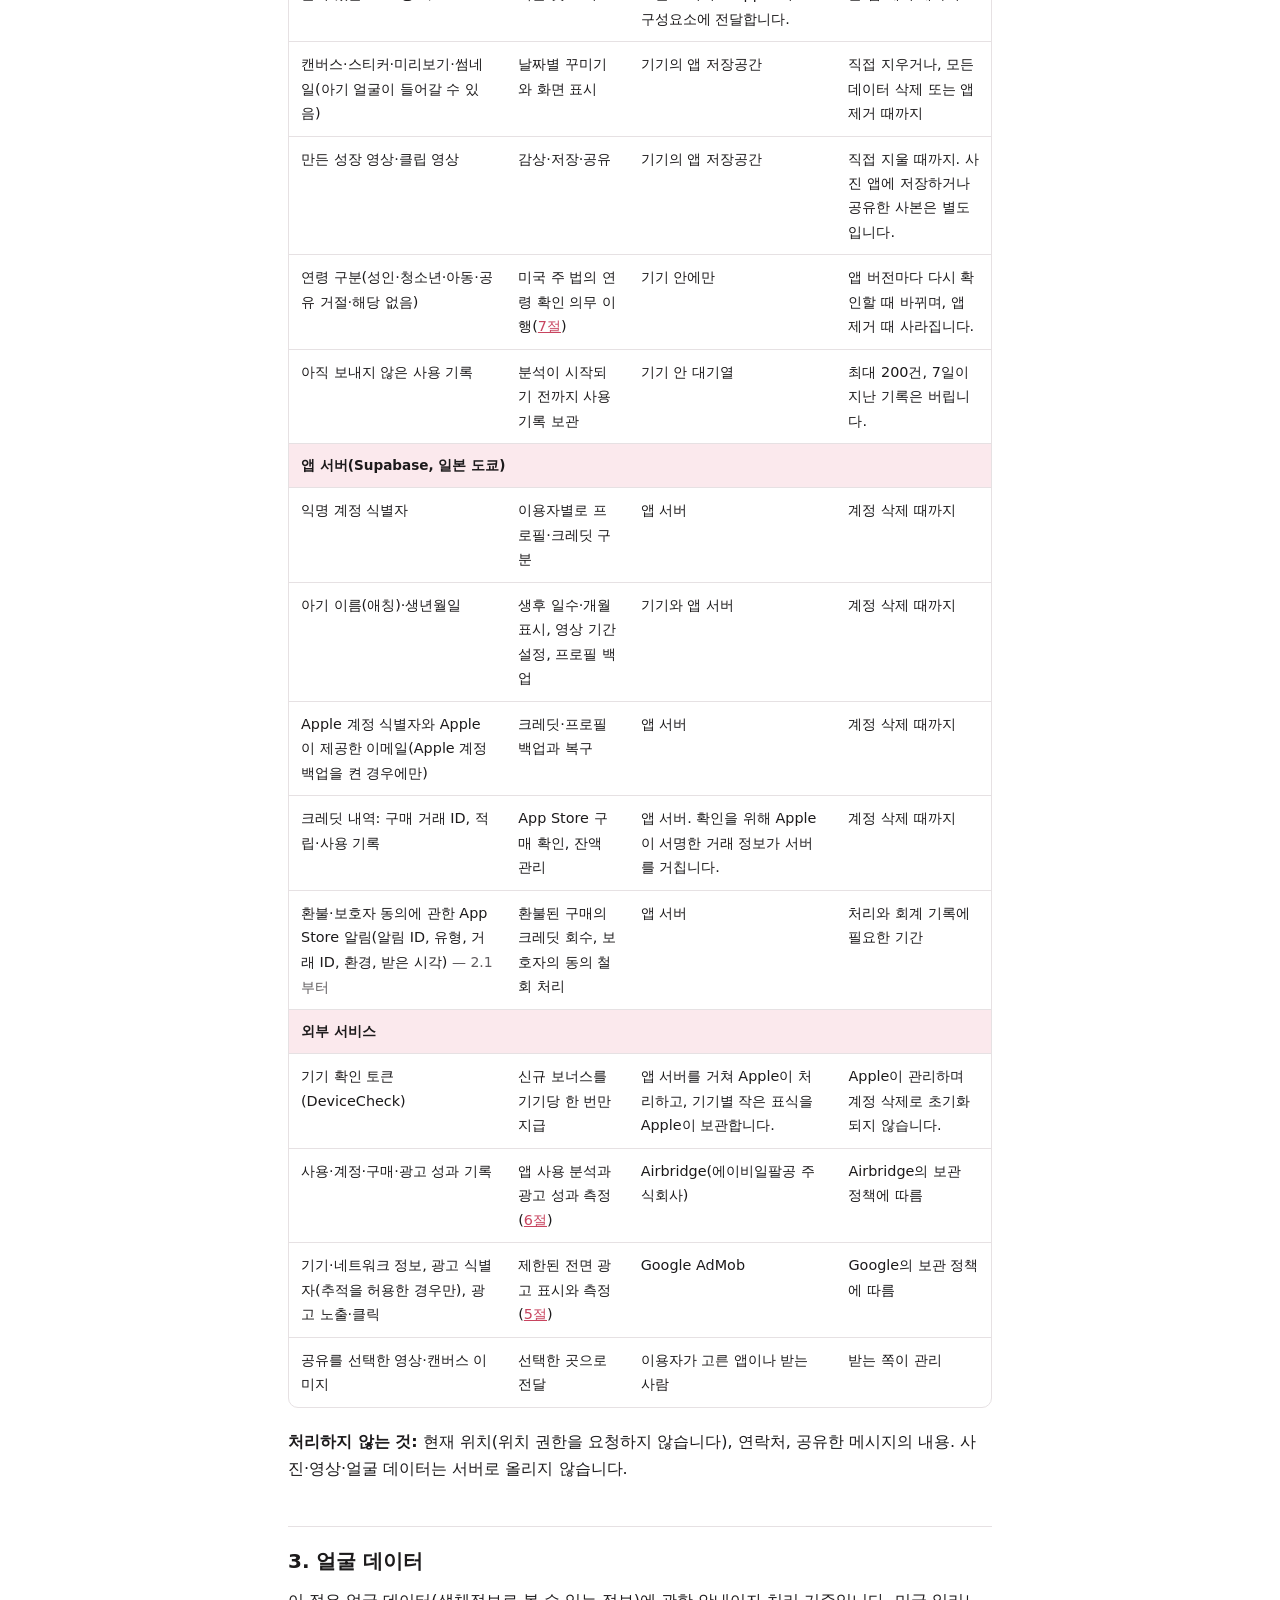
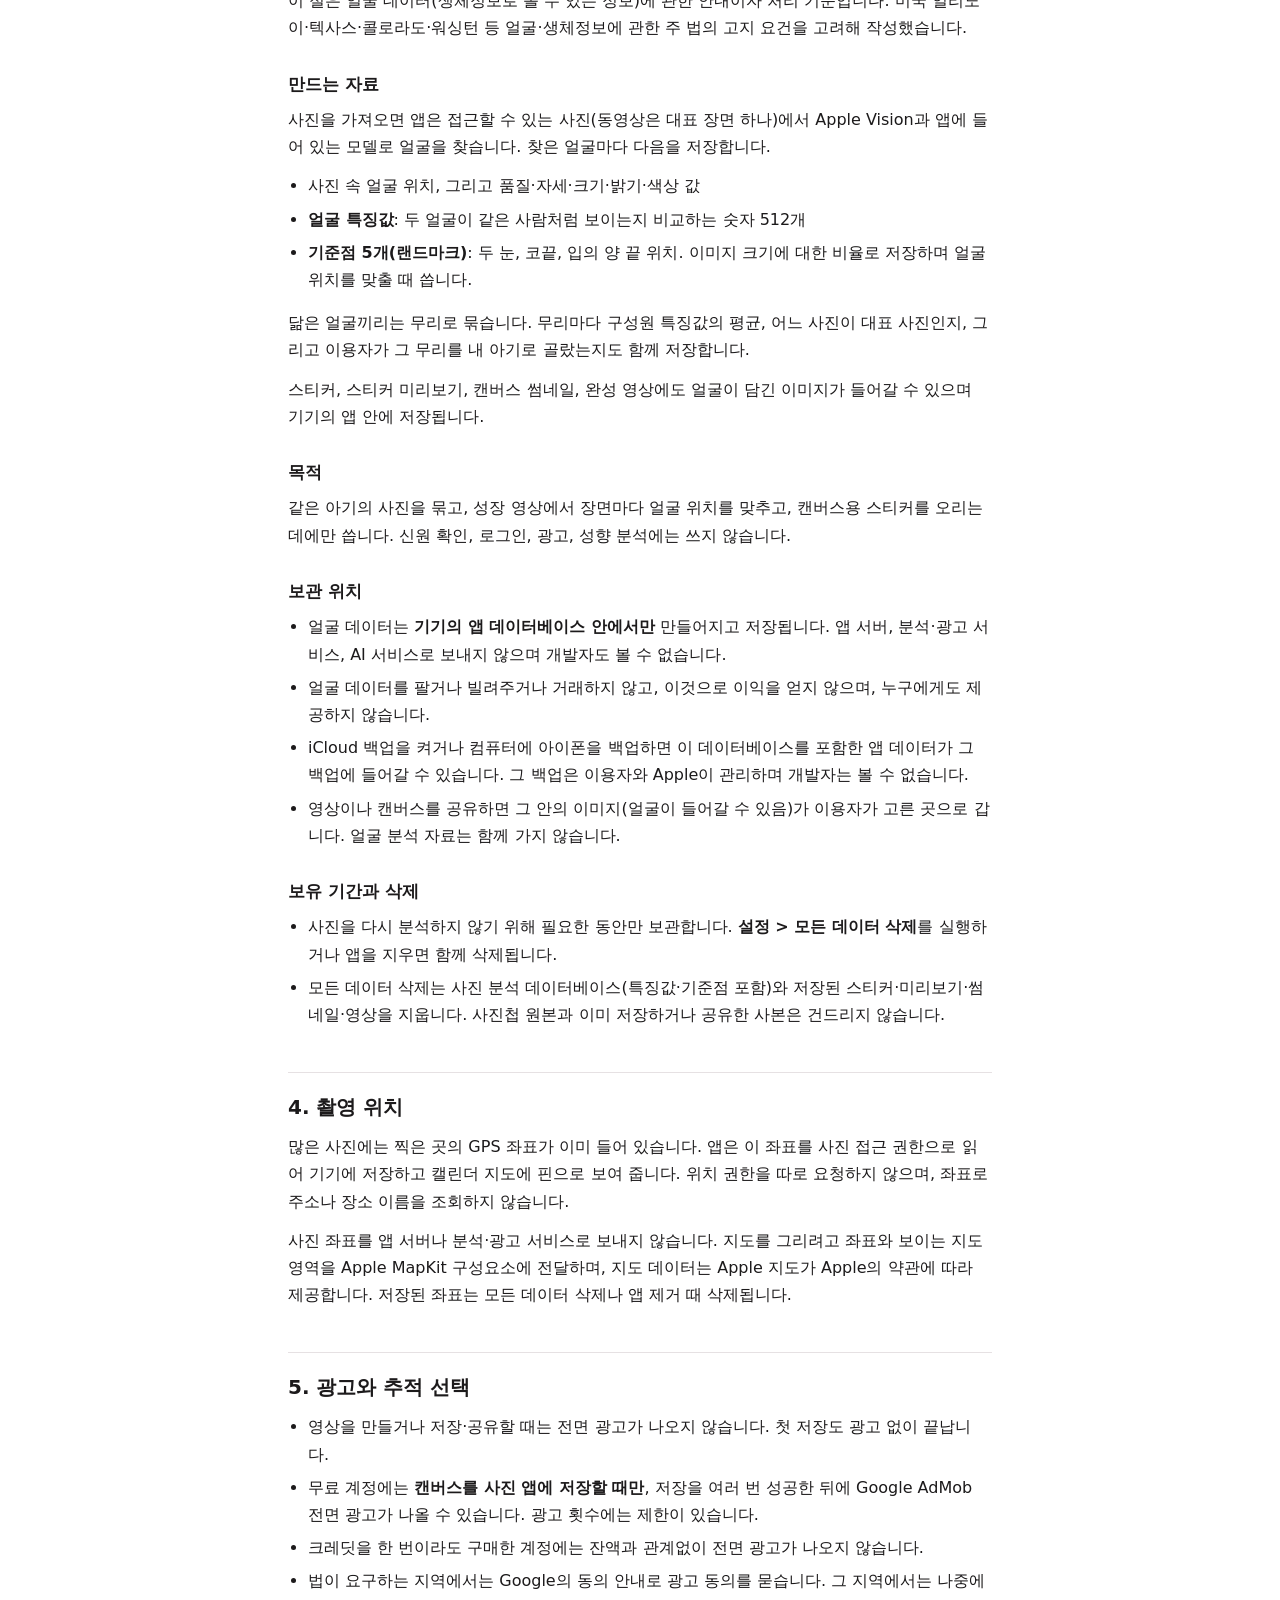
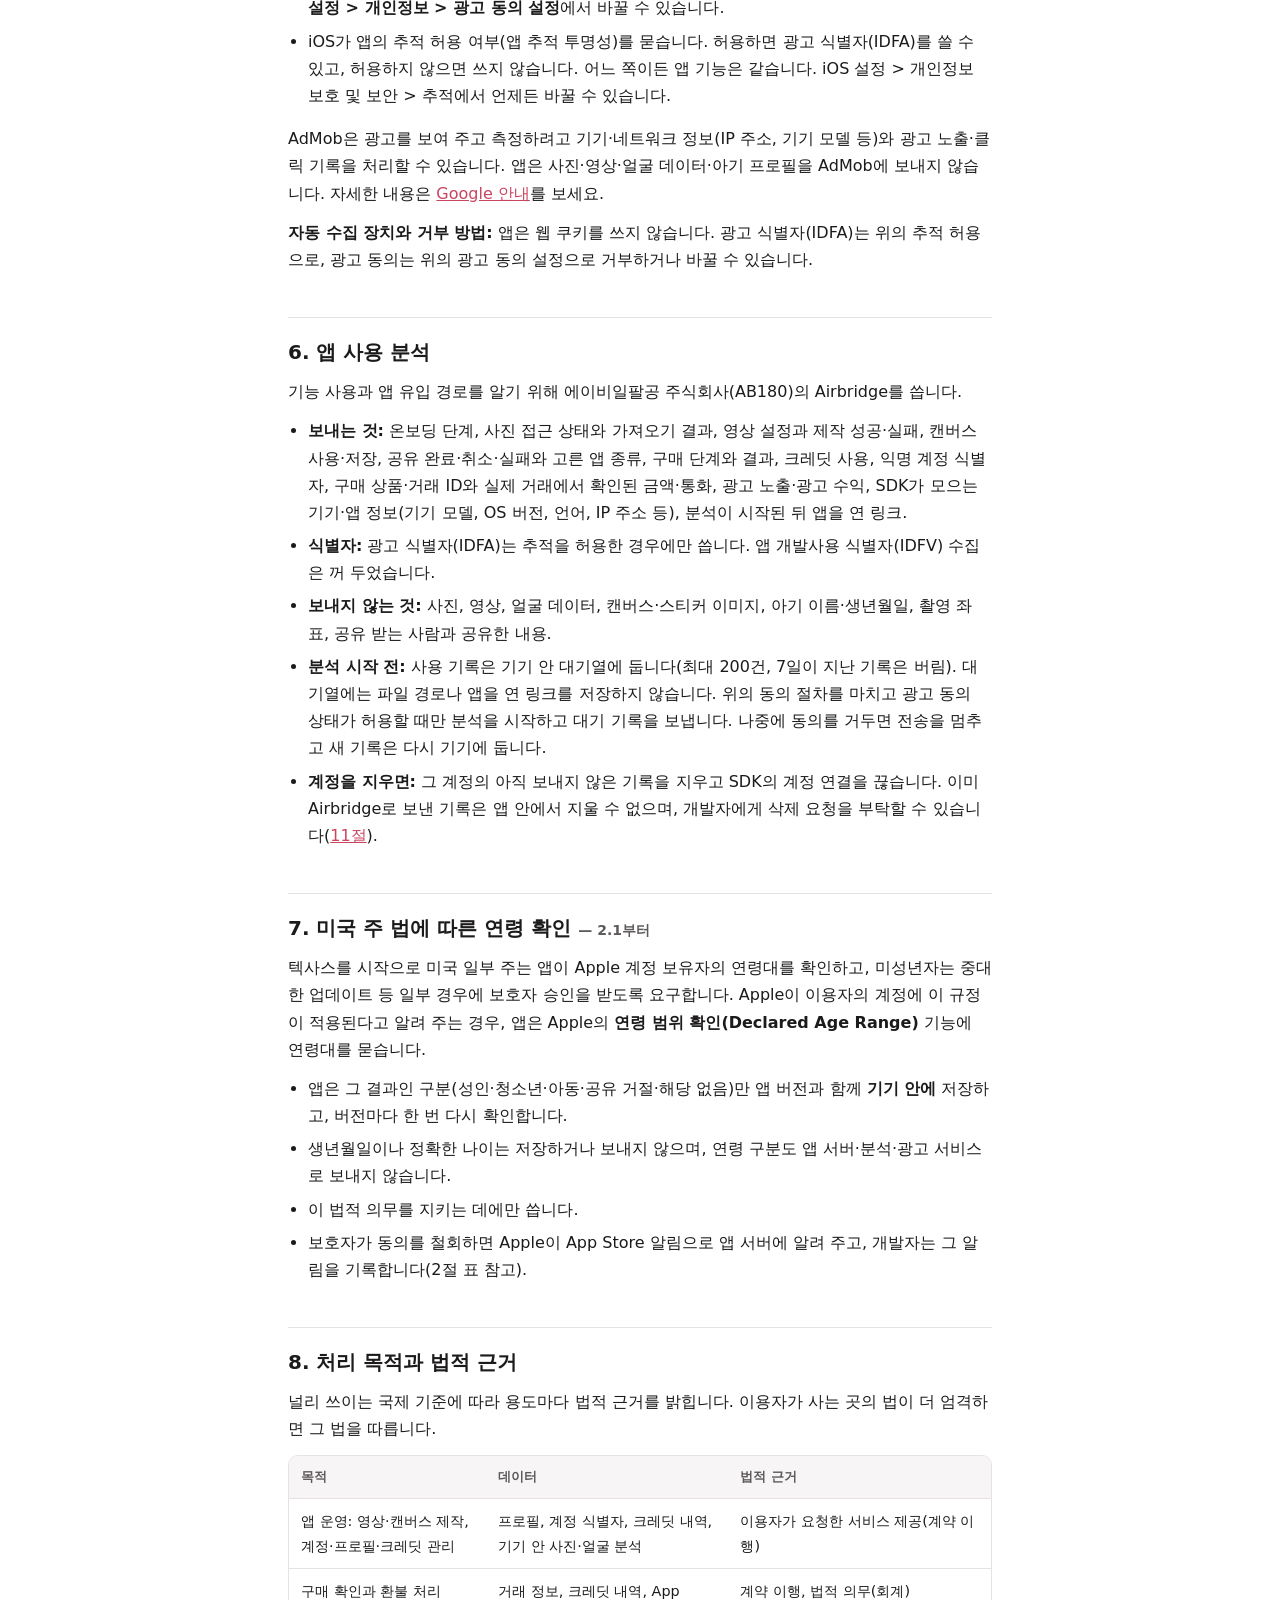
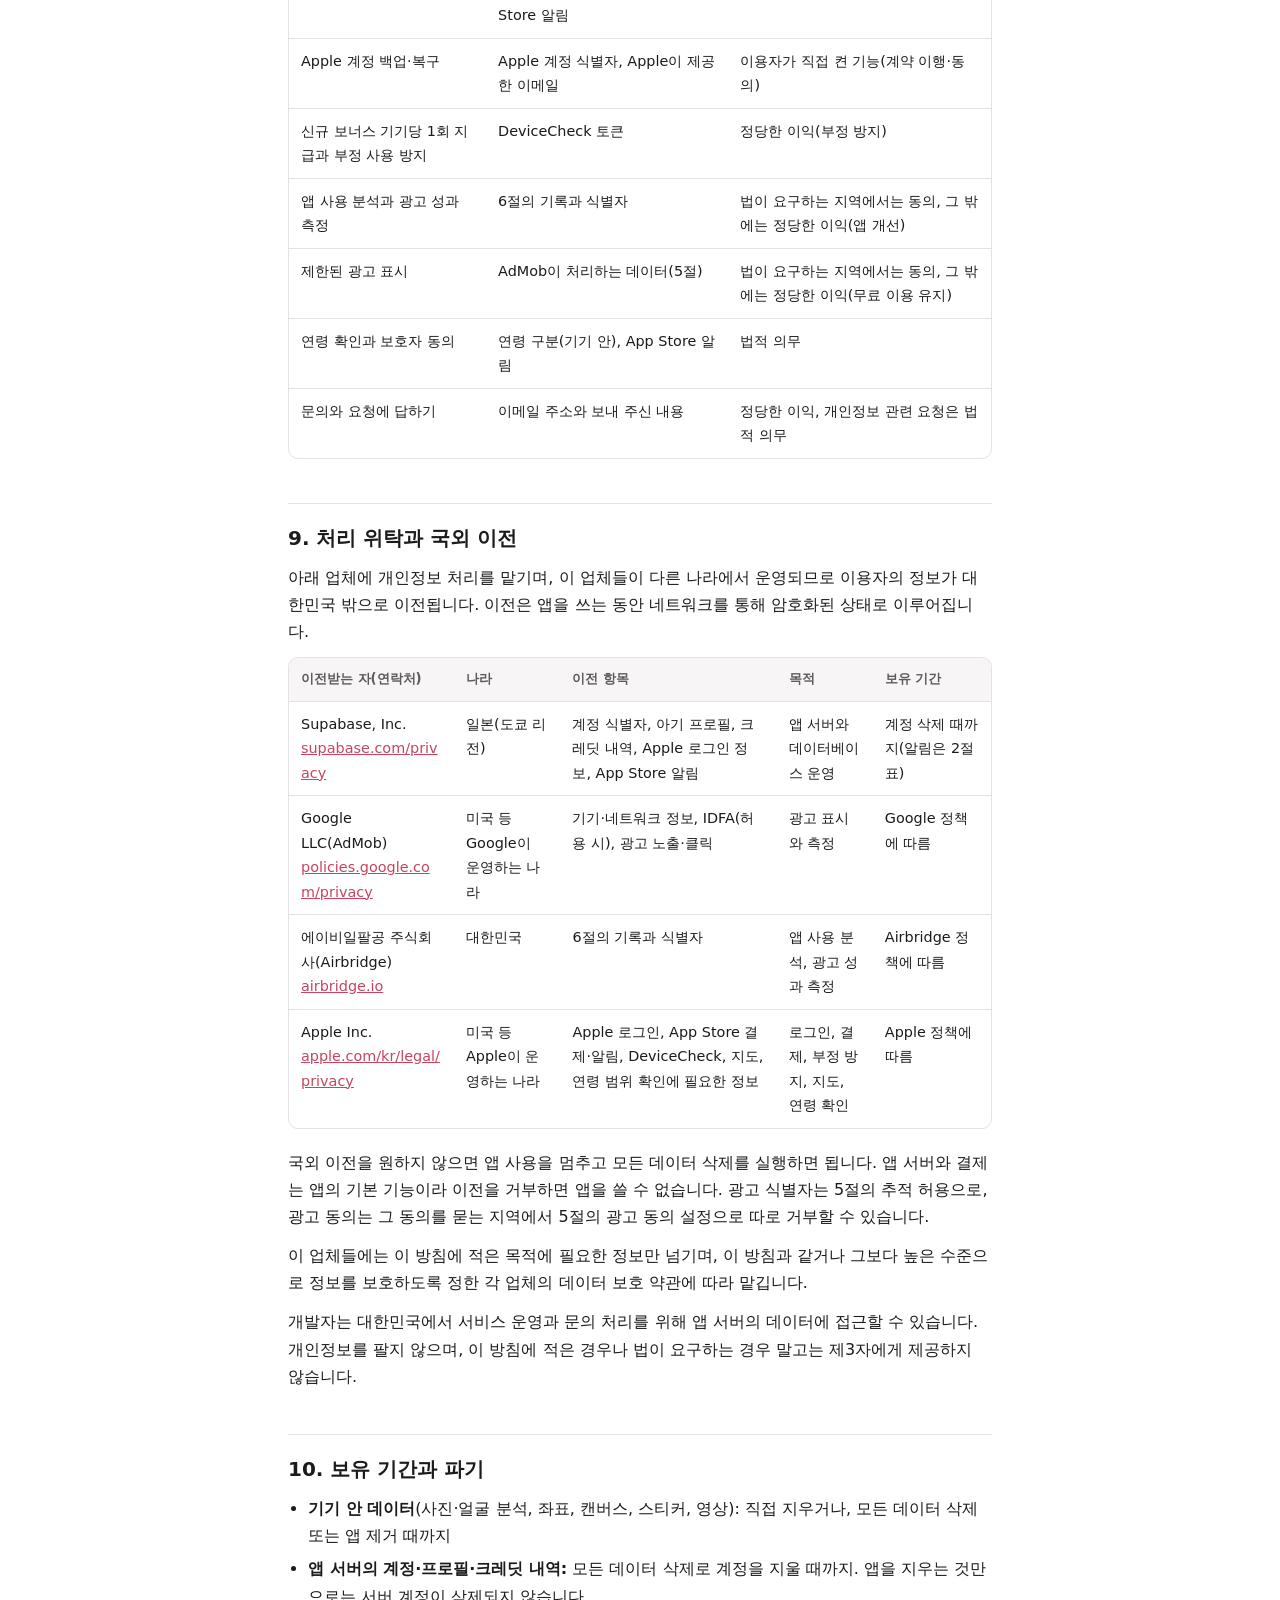
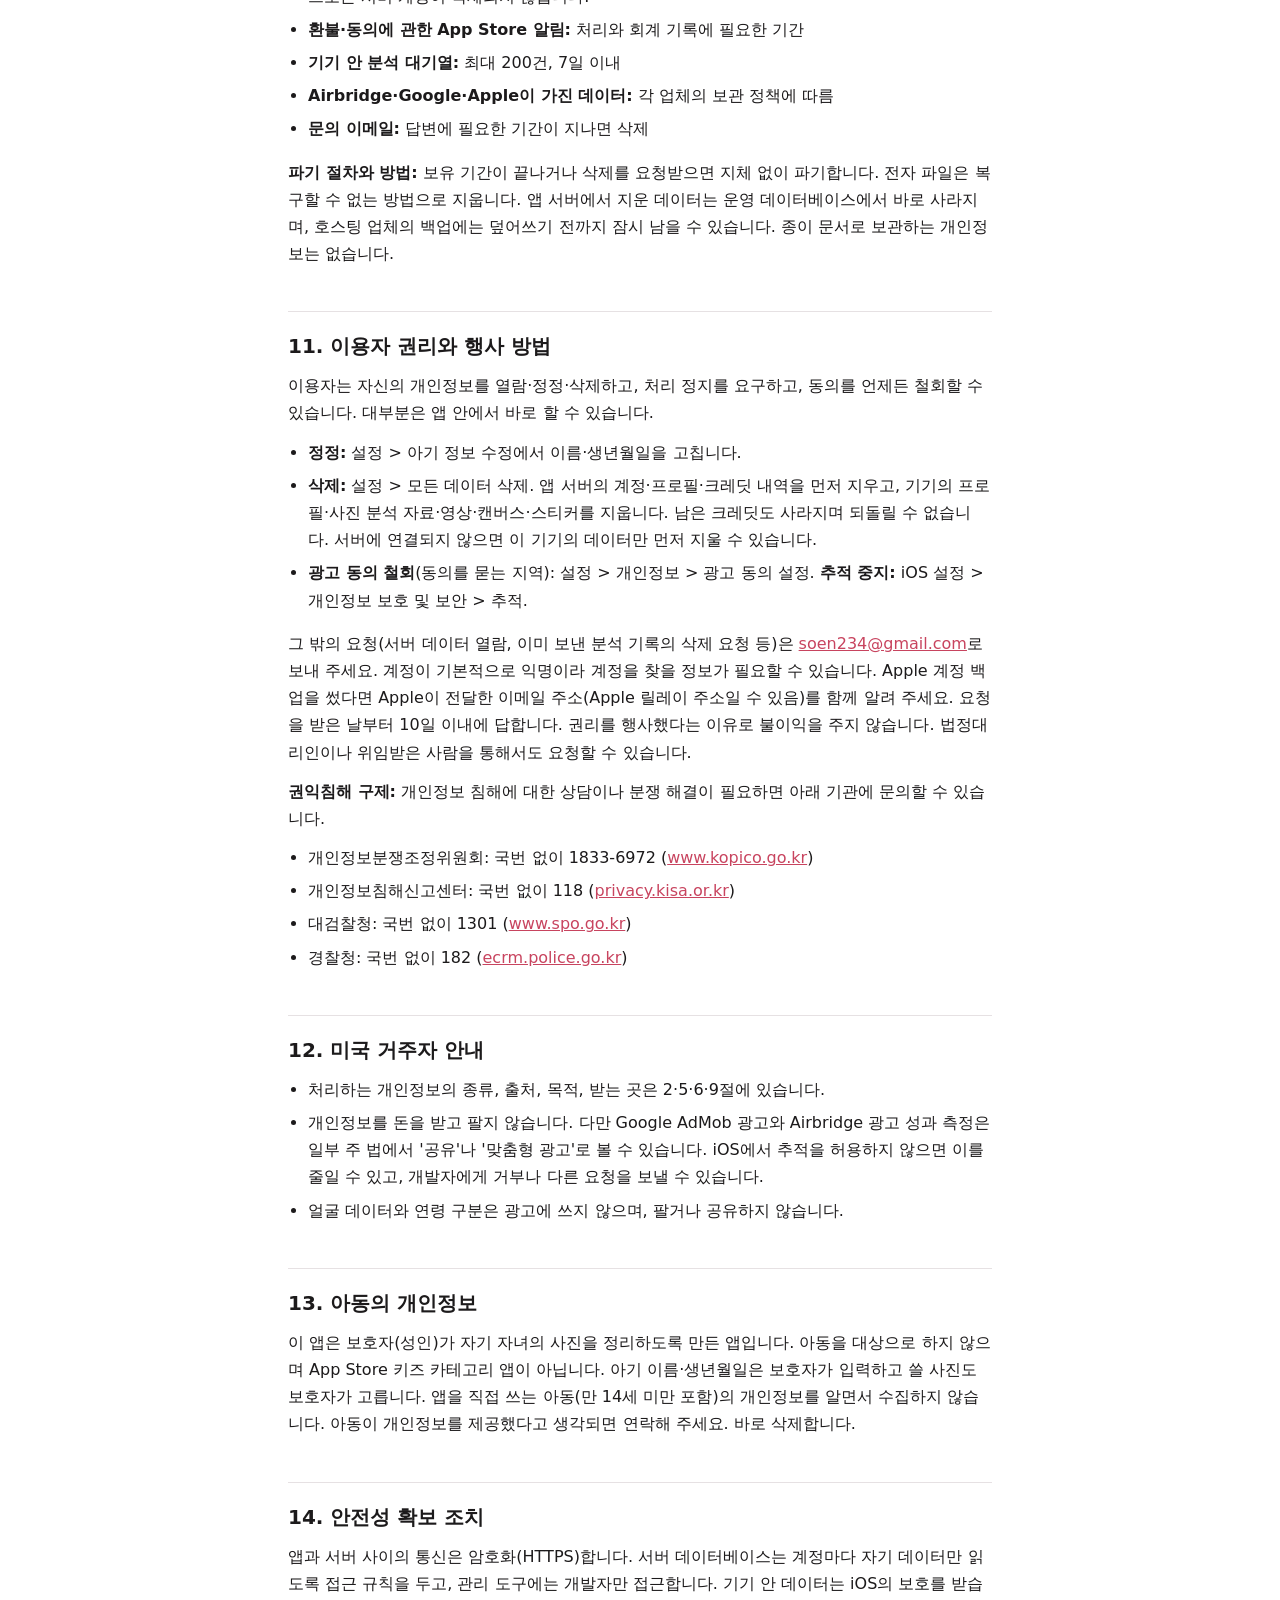
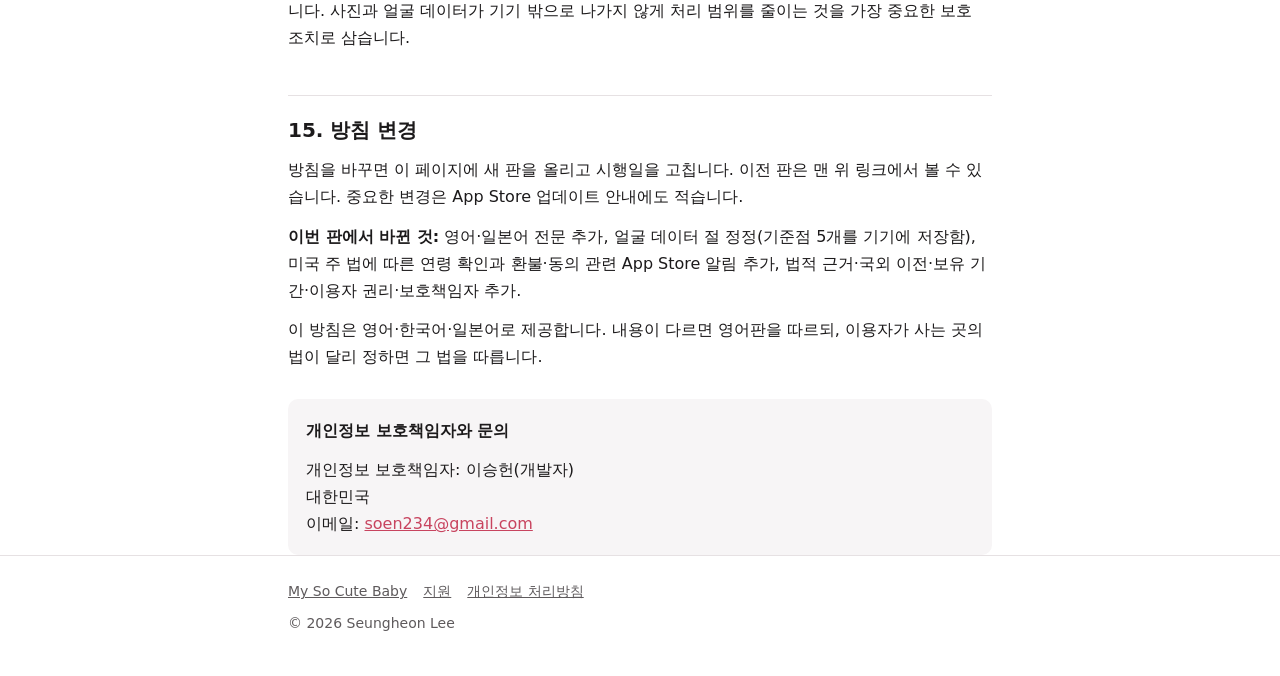
<file: privacy/ko.html>
<!doctype html>
<html lang="ko">
<head>
<meta charset="utf-8">
<meta name="viewport" content="width=device-width, initial-scale=1">
<title>개인정보 처리방침 — My So Cute Baby</title>
<meta name="description" content="My So Cute Baby가 사진, 얼굴 데이터, 계정 정보, 앱 사용 분석, 광고를 어떻게 처리하는지 안내합니다.">
<link rel="alternate" hreflang="en" href="./">
<link rel="alternate" hreflang="ko" href="ko.html">
<link rel="alternate" hreflang="ja" href="ja.html">
<link rel="icon" href="../assets/favicon-64.png">
<link rel="apple-touch-icon" href="../assets/apple-touch-icon.png">
<link rel="stylesheet" href="../assets/site.css">
</head>
<body>
<header class="topbar">
  <div class="wrap">
    <a class="brand" href="../"><img src="../assets/icon-256.png" alt="" width="28" height="28">My So Cute Baby</a>
    <nav class="langs" aria-label="언어">
      <a href="./" hreflang="en" lang="en">English</a>
      <span aria-current="page">한국어</span>
      <a href="ja.html" hreflang="ja" lang="ja">日本語</a>
    </nav>
  </div>
</header>

<main class="wrap">
<h1>개인정보 처리방침</h1>
<p class="meta">시행일: 2026년 10월 30일 · 이전 방침: <a href="archive/2026-09-07-ko.html">2026년 9월 7일 판</a></p>

<div class="lede" id="summary">
  <p><strong>요약</strong></p>
  <ul>
    <li>사진·동영상 분석과 성장 영상 제작은 <strong>아이폰 안에서</strong> 합니다. 사진과 영상을 앱 서버나 외부 AI 서비스에 올리지 않습니다.</li>
    <li>얼굴 분석 자료(숫자 특징값과 기준점 5개 포함)는 <strong>기기 안에만 저장</strong>합니다. 개발자는 이 자료를 받지 않으며, 팔거나 남에게 넘기지 않습니다.</li>
    <li>서버에는 계정 운영에 필요한 것만 둡니다. 익명 계정 식별자, 아기 이름·생년월일, 크레딧 내역입니다.</li>
    <li>제한된 광고에 Google AdMob을, 앱 사용 분석에 Airbridge를 씁니다. 두 서비스 모두 사진·영상·얼굴 자료와 아기 이름·생년월일을 받지 않습니다.</li>
    <li>앱의 <strong>설정 &gt; 모든 데이터 삭제</strong>로 언제든 데이터를 지울 수 있습니다.</li>
  </ul>
</div>

<nav class="toc" aria-label="목차">
  <ol>
    <li><a href="#controller">처리자</a></li>
    <li><a href="#data">처리하는 데이터와 보관 위치</a></li>
    <li><a href="#face-data">얼굴 데이터</a></li>
    <li><a href="#photo-location">촬영 위치</a></li>
    <li><a href="#ads">광고와 추적 선택</a></li>
    <li><a href="#analytics">앱 사용 분석</a></li>
    <li><a href="#age">미국 주 법에 따른 연령 확인</a></li>
    <li><a href="#purposes">처리 목적과 법적 근거</a></li>
    <li><a href="#transfers">처리 위탁과 국외 이전</a></li>
    <li><a href="#retention">보유 기간과 파기</a></li>
    <li><a href="#rights">이용자 권리와 행사 방법</a></li>
    <li><a href="#us-states">미국 거주자 안내</a></li>
    <li><a href="#children">아동의 개인정보</a></li>
    <li><a href="#security">안전성 확보 조치</a></li>
    <li><a href="#changes">방침 변경</a></li>
    <li><a href="#contact">개인정보 보호책임자와 문의</a></li>
  </ol>
</nav>

<h2 id="controller">1. 처리자</h2>
<p>My So Cute Baby(이하 '앱')는 대한민국의 개인 개발자 <strong>이승헌</strong>(Seungheon Lee, 이하 '개발자')이 만들고 운영합니다. 이 방침에서 설명하는 개인정보의 처리 방법은 개발자가 정하며, 그 책임도 개발자에게 있습니다.</p>
<p>이 앱은 보호자를 위한 앱입니다. 사진첩에 이미 있는 내 아기 사진으로 성장 영상과 날짜별 캔버스를 만듭니다.</p>
<p>문의: <a href="mailto:soen234@gmail.com">soen234@gmail.com</a></p>

<h2 id="data">2. 처리하는 데이터와 보관 위치</h2>
<p>아래 표는 데이터가 있는 곳을 <strong>기기</strong>, <strong>앱 서버</strong>, <strong>외부 서비스</strong>로 나누어 보여 줍니다.</p>
<div class="table-wrap">
<table>
<thead>
<tr><th>데이터</th><th>목적</th><th>보관·처리 위치</th><th>보유 기간</th></tr>
</thead>
<tbody>
<tr><th colspan="4">기기 안에만 있는 것</th></tr>
<tr><td>사진첩의 사진·동영상</td><td>사진 분석, 성장 영상·클립 영상·캔버스 제작</td><td>iOS에서 허용한 사진 접근 범위 안에서 기기가 읽고 처리합니다. 원본을 서버에 복사하지 않습니다.</td><td>원본은 사진첩에 그대로 있으며 앱이 지우지 않습니다.</td></tr>
<tr><td>사진 식별자·촬영일·얼굴 분석 자료(<a href="#face-data">얼굴 데이터</a> 참고)</td><td>같은 아기 사진 묶기, 얼굴 위치 맞추기, 다시 분석하지 않기</td><td>기기의 앱 데이터베이스</td><td>모든 데이터 삭제 또는 앱 제거 때까지</td></tr>
<tr><td>사진의 촬영 좌표(사진에 이미 들어 있는 GPS 정보)</td><td>캘린더 지도에 찍은 곳 표시</td><td>기기의 앱 데이터베이스. 지도를 그리려고 Apple 지도 구성요소에 전달합니다.</td><td>모든 데이터 삭제 또는 앱 제거 때까지</td></tr>
<tr><td>캔버스·스티커·미리보기·썸네일(아기 얼굴이 들어갈 수 있음)</td><td>날짜별 꾸미기와 화면 표시</td><td>기기의 앱 저장공간</td><td>직접 지우거나, 모든 데이터 삭제 또는 앱 제거 때까지</td></tr>
<tr><td>만든 성장 영상·클립 영상</td><td>감상·저장·공유</td><td>기기의 앱 저장공간</td><td>직접 지울 때까지. 사진 앱에 저장하거나 공유한 사본은 별도입니다.</td></tr>
<tr><td>연령 구분(성인·청소년·아동·공유 거절·해당 없음)</td><td>미국 주 법의 연령 확인 의무 이행(<a href="#age">7절</a>)</td><td>기기 안에만</td><td>앱 버전마다 다시 확인할 때 바뀌며, 앱 제거 때 사라집니다.</td></tr>
<tr><td>아직 보내지 않은 사용 기록</td><td>분석이 시작되기 전까지 사용 기록 보관</td><td>기기 안 대기열</td><td>최대 200건, 7일이 지난 기록은 버립니다.</td></tr>

<tr><th colspan="4">앱 서버(Supabase, 일본 도쿄)</th></tr>
<tr><td>익명 계정 식별자</td><td>이용자별로 프로필·크레딧 구분</td><td>앱 서버</td><td>계정 삭제 때까지</td></tr>
<tr><td>아기 이름(애칭)·생년월일</td><td>생후 일수·개월 표시, 영상 기간 설정, 프로필 백업</td><td>기기와 앱 서버</td><td>계정 삭제 때까지</td></tr>
<tr><td>Apple 계정 식별자와 Apple이 제공한 이메일(Apple 계정 백업을 켠 경우에만)</td><td>크레딧·프로필 백업과 복구</td><td>앱 서버</td><td>계정 삭제 때까지</td></tr>
<tr><td>크레딧 내역: 구매 거래 ID, 적립·사용 기록</td><td>App Store 구매 확인, 잔액 관리</td><td>앱 서버. 확인을 위해 Apple이 서명한 거래 정보가 서버를 거칩니다.</td><td>계정 삭제 때까지</td></tr>
<tr><td>환불·보호자 동의에 관한 App Store 알림(알림 ID, 유형, 거래 ID, 환경, 받은 시각) <span class="small">— 2.1부터</span></td><td>환불된 구매의 크레딧 회수, 보호자의 동의 철회 처리</td><td>앱 서버</td><td>처리와 회계 기록에 필요한 기간</td></tr>

<tr><th colspan="4">외부 서비스</th></tr>
<tr><td>기기 확인 토큰(DeviceCheck)</td><td>신규 보너스를 기기당 한 번만 지급</td><td>앱 서버를 거쳐 Apple이 처리하고, 기기별 작은 표식을 Apple이 보관합니다.</td><td>Apple이 관리하며 계정 삭제로 초기화되지 않습니다.</td></tr>
<tr><td>사용·계정·구매·광고 성과 기록</td><td>앱 사용 분석과 광고 성과 측정(<a href="#analytics">6절</a>)</td><td>Airbridge(에이비일팔공 주식회사)</td><td>Airbridge의 보관 정책에 따름</td></tr>
<tr><td>기기·네트워크 정보, 광고 식별자(추적을 허용한 경우만), 광고 노출·클릭</td><td>제한된 전면 광고 표시와 측정(<a href="#ads">5절</a>)</td><td>Google AdMob</td><td>Google의 보관 정책에 따름</td></tr>
<tr><td>공유를 선택한 영상·캔버스 이미지</td><td>선택한 곳으로 전달</td><td>이용자가 고른 앱이나 받는 사람</td><td>받는 쪽이 관리</td></tr>
</tbody>
</table>
</div>
<p><strong>처리하지 않는 것:</strong> 현재 위치(위치 권한을 요청하지 않습니다), 연락처, 공유한 메시지의 내용. 사진·영상·얼굴 데이터는 서버로 올리지 않습니다.</p>

<h2 id="face-data">3. 얼굴 데이터</h2>
<p>이 절은 얼굴 데이터(생체정보로 볼 수 있는 정보)에 관한 안내이자 처리 기준입니다. 미국 일리노이·텍사스·콜로라도·워싱턴 등 얼굴·생체정보에 관한 주 법의 고지 요건을 고려해 작성했습니다.</p>
<h3>만드는 자료</h3>
<p>사진을 가져오면 앱은 접근할 수 있는 사진(동영상은 대표 장면 하나)에서 Apple Vision과 앱에 들어 있는 모델로 얼굴을 찾습니다. 찾은 얼굴마다 다음을 저장합니다.</p>
<ul>
  <li>사진 속 얼굴 위치, 그리고 품질·자세·크기·밝기·색상 값</li>
  <li><strong>얼굴 특징값</strong>: 두 얼굴이 같은 사람처럼 보이는지 비교하는 숫자 512개</li>
  <li><strong>기준점 5개(랜드마크)</strong>: 두 눈, 코끝, 입의 양 끝 위치. 이미지 크기에 대한 비율로 저장하며 얼굴 위치를 맞출 때 씁니다.</li>
</ul>
<p>닮은 얼굴끼리는 무리로 묶습니다. 무리마다 구성원 특징값의 평균, 어느 사진이 대표 사진인지, 그리고 이용자가 그 무리를 내 아기로 골랐는지도 함께 저장합니다.</p>
<p>스티커, 스티커 미리보기, 캔버스 썸네일, 완성 영상에도 얼굴이 담긴 이미지가 들어갈 수 있으며 기기의 앱 안에 저장됩니다.</p>
<h3>목적</h3>
<p>같은 아기의 사진을 묶고, 성장 영상에서 장면마다 얼굴 위치를 맞추고, 캔버스용 스티커를 오리는 데에만 씁니다. 신원 확인, 로그인, 광고, 성향 분석에는 쓰지 않습니다.</p>
<h3>보관 위치</h3>
<ul>
  <li>얼굴 데이터는 <strong>기기의 앱 데이터베이스 안에서만</strong> 만들어지고 저장됩니다. 앱 서버, 분석·광고 서비스, AI 서비스로 보내지 않으며 개발자도 볼 수 없습니다.</li>
  <li>얼굴 데이터를 팔거나 빌려주거나 거래하지 않고, 이것으로 이익을 얻지 않으며, 누구에게도 제공하지 않습니다.</li>
  <li>iCloud 백업을 켜거나 컴퓨터에 아이폰을 백업하면 이 데이터베이스를 포함한 앱 데이터가 그 백업에 들어갈 수 있습니다. 그 백업은 이용자와 Apple이 관리하며 개발자는 볼 수 없습니다.</li>
  <li>영상이나 캔버스를 공유하면 그 안의 이미지(얼굴이 들어갈 수 있음)가 이용자가 고른 곳으로 갑니다. 얼굴 분석 자료는 함께 가지 않습니다.</li>
</ul>
<h3>보유 기간과 삭제</h3>
<ul>
  <li>사진을 다시 분석하지 않기 위해 필요한 동안만 보관합니다. <strong>설정 &gt; 모든 데이터 삭제</strong>를 실행하거나 앱을 지우면 함께 삭제됩니다.</li>
  <li>모든 데이터 삭제는 사진 분석 데이터베이스(특징값·기준점 포함)와 저장된 스티커·미리보기·썸네일·영상을 지웁니다. 사진첩 원본과 이미 저장하거나 공유한 사본은 건드리지 않습니다.</li>
  </ul>

<h2 id="photo-location">4. 촬영 위치</h2>
<p>많은 사진에는 찍은 곳의 GPS 좌표가 이미 들어 있습니다. 앱은 이 좌표를 사진 접근 권한으로 읽어 기기에 저장하고 캘린더 지도에 핀으로 보여 줍니다. 위치 권한을 따로 요청하지 않으며, 좌표로 주소나 장소 이름을 조회하지 않습니다.</p>
<p>사진 좌표를 앱 서버나 분석·광고 서비스로 보내지 않습니다. 지도를 그리려고 좌표와 보이는 지도 영역을 Apple MapKit 구성요소에 전달하며, 지도 데이터는 Apple 지도가 Apple의 약관에 따라 제공합니다. 저장된 좌표는 모든 데이터 삭제나 앱 제거 때 삭제됩니다.</p>

<h2 id="ads">5. 광고와 추적 선택</h2>
<ul>
  <li>영상을 만들거나 저장·공유할 때는 전면 광고가 나오지 않습니다. 첫 저장도 광고 없이 끝납니다.</li>
  <li>무료 계정에는 <strong>캔버스를 사진 앱에 저장할 때만</strong>, 저장을 여러 번 성공한 뒤에 Google AdMob 전면 광고가 나올 수 있습니다. 광고 횟수에는 제한이 있습니다.</li>
  <li>크레딧을 한 번이라도 구매한 계정에는 잔액과 관계없이 전면 광고가 나오지 않습니다.</li>
  <li>법이 요구하는 지역에서는 Google의 동의 안내로 광고 동의를 묻습니다. 그 지역에서는 나중에 <strong>설정 &gt; 개인정보 &gt; 광고 동의 설정</strong>에서 바꿀 수 있습니다.</li>
  <li>iOS가 앱의 추적 허용 여부(앱 추적 투명성)를 묻습니다. 허용하면 광고 식별자(IDFA)를 쓸 수 있고, 허용하지 않으면 쓰지 않습니다. 어느 쪽이든 앱 기능은 같습니다. iOS 설정 &gt; 개인정보 보호 및 보안 &gt; 추적에서 언제든 바꿀 수 있습니다.</li>
</ul>
<p>AdMob은 광고를 보여 주고 측정하려고 기기·네트워크 정보(IP 주소, 기기 모델 등)와 광고 노출·클릭 기록을 처리할 수 있습니다. 앱은 사진·영상·얼굴 데이터·아기 프로필을 AdMob에 보내지 않습니다. 자세한 내용은 <a href="https://policies.google.com/technologies/partner-sites?hl=ko">Google 안내</a>를 보세요.</p>
<p><strong>자동 수집 장치와 거부 방법:</strong> 앱은 웹 쿠키를 쓰지 않습니다. 광고 식별자(IDFA)는 위의 추적 허용으로, 광고 동의는 위의 광고 동의 설정으로 거부하거나 바꿀 수 있습니다.</p>

<h2 id="analytics">6. 앱 사용 분석</h2>
<p>기능 사용과 앱 유입 경로를 알기 위해 에이비일팔공 주식회사(AB180)의 Airbridge를 씁니다.</p>
<ul>
  <li><strong>보내는 것:</strong> 온보딩 단계, 사진 접근 상태와 가져오기 결과, 영상 설정과 제작 성공·실패, 캔버스 사용·저장, 공유 완료·취소·실패와 고른 앱 종류, 구매 단계와 결과, 크레딧 사용, 익명 계정 식별자, 구매 상품·거래 ID와 실제 거래에서 확인된 금액·통화, 광고 노출·광고 수익, SDK가 모으는 기기·앱 정보(기기 모델, OS 버전, 언어, IP 주소 등), 분석이 시작된 뒤 앱을 연 링크.</li>
  <li><strong>식별자:</strong> 광고 식별자(IDFA)는 추적을 허용한 경우에만 씁니다. 앱 개발사용 식별자(IDFV) 수집은 꺼 두었습니다.</li>
  <li><strong>보내지 않는 것:</strong> 사진, 영상, 얼굴 데이터, 캔버스·스티커 이미지, 아기 이름·생년월일, 촬영 좌표, 공유 받는 사람과 공유한 내용.</li>
  <li><strong>분석 시작 전:</strong> 사용 기록은 기기 안 대기열에 둡니다(최대 200건, 7일이 지난 기록은 버림). 대기열에는 파일 경로나 앱을 연 링크를 저장하지 않습니다. 위의 동의 절차를 마치고 광고 동의 상태가 허용할 때만 분석을 시작하고 대기 기록을 보냅니다. 나중에 동의를 거두면 전송을 멈추고 새 기록은 다시 기기에 둡니다.</li>
  <li><strong>계정을 지우면:</strong> 그 계정의 아직 보내지 않은 기록을 지우고 SDK의 계정 연결을 끊습니다. 이미 Airbridge로 보낸 기록은 앱 안에서 지울 수 없으며, 개발자에게 삭제 요청을 부탁할 수 있습니다(<a href="#rights">11절</a>).</li>
</ul>

<h2 id="age">7. 미국 주 법에 따른 연령 확인 <span class="small">— 2.1부터</span></h2>
<p>텍사스를 시작으로 미국 일부 주는 앱이 Apple 계정 보유자의 연령대를 확인하고, 미성년자는 중대한 업데이트 등 일부 경우에 보호자 승인을 받도록 요구합니다. Apple이 이용자의 계정에 이 규정이 적용된다고 알려 주는 경우, 앱은 Apple의 <strong>연령 범위 확인(Declared Age Range)</strong> 기능에 연령대를 묻습니다.</p>
<ul>
  <li>앱은 그 결과인 구분(성인·청소년·아동·공유 거절·해당 없음)만 앱 버전과 함께 <strong>기기 안에</strong> 저장하고, 버전마다 한 번 다시 확인합니다.</li>
  <li>생년월일이나 정확한 나이는 저장하거나 보내지 않으며, 연령 구분도 앱 서버·분석·광고 서비스로 보내지 않습니다.</li>
  <li>이 법적 의무를 지키는 데에만 씁니다.</li>
  <li>보호자가 동의를 철회하면 Apple이 App Store 알림으로 앱 서버에 알려 주고, 개발자는 그 알림을 기록합니다(2절 표 참고).</li>
</ul>

<h2 id="purposes">8. 처리 목적과 법적 근거</h2>
<p>널리 쓰이는 국제 기준에 따라 용도마다 법적 근거를 밝힙니다. 이용자가 사는 곳의 법이 더 엄격하면 그 법을 따릅니다.</p>
<div class="table-wrap">
<table>
<thead><tr><th>목적</th><th>데이터</th><th>법적 근거</th></tr></thead>
<tbody>
<tr><td>앱 운영: 영상·캔버스 제작, 계정·프로필·크레딧 관리</td><td>프로필, 계정 식별자, 크레딧 내역, 기기 안 사진·얼굴 분석</td><td>이용자가 요청한 서비스 제공(계약 이행)</td></tr>
<tr><td>구매 확인과 환불 처리</td><td>거래 정보, 크레딧 내역, App Store 알림</td><td>계약 이행, 법적 의무(회계)</td></tr>
<tr><td>Apple 계정 백업·복구</td><td>Apple 계정 식별자, Apple이 제공한 이메일</td><td>이용자가 직접 켠 기능(계약 이행·동의)</td></tr>
<tr><td>신규 보너스 기기당 1회 지급과 부정 사용 방지</td><td>DeviceCheck 토큰</td><td>정당한 이익(부정 방지)</td></tr>
<tr><td>앱 사용 분석과 광고 성과 측정</td><td>6절의 기록과 식별자</td><td>법이 요구하는 지역에서는 동의, 그 밖에는 정당한 이익(앱 개선)</td></tr>
<tr><td>제한된 광고 표시</td><td>AdMob이 처리하는 데이터(5절)</td><td>법이 요구하는 지역에서는 동의, 그 밖에는 정당한 이익(무료 이용 유지)</td></tr>
<tr><td>연령 확인과 보호자 동의</td><td>연령 구분(기기 안), App Store 알림</td><td>법적 의무</td></tr>
<tr><td>문의와 요청에 답하기</td><td>이메일 주소와 보내 주신 내용</td><td>정당한 이익, 개인정보 관련 요청은 법적 의무</td></tr>
</tbody>
</table>
</div>

<h2 id="transfers">9. 처리 위탁과 국외 이전</h2>
<p>아래 업체에 개인정보 처리를 맡기며, 이 업체들이 다른 나라에서 운영되므로 이용자의 정보가 대한민국 밖으로 이전됩니다. 이전은 앱을 쓰는 동안 네트워크를 통해 암호화된 상태로 이루어집니다.</p>
<div class="table-wrap">
<table>
<thead><tr><th>이전받는 자(연락처)</th><th>나라</th><th>이전 항목</th><th>목적</th><th>보유 기간</th></tr></thead>
<tbody>
<tr><td>Supabase, Inc.<br><a href="https://supabase.com/privacy">supabase.com/privacy</a></td><td>일본(도쿄 리전)</td><td>계정 식별자, 아기 프로필, 크레딧 내역, Apple 로그인 정보, App Store 알림</td><td>앱 서버와 데이터베이스 운영</td><td>계정 삭제 때까지(알림은 2절 표)</td></tr>
<tr><td>Google LLC(AdMob)<br><a href="https://policies.google.com/privacy?hl=ko">policies.google.com/privacy</a></td><td>미국 등 Google이 운영하는 나라</td><td>기기·네트워크 정보, IDFA(허용 시), 광고 노출·클릭</td><td>광고 표시와 측정</td><td>Google 정책에 따름</td></tr>
<tr><td>에이비일팔공 주식회사(Airbridge)<br><a href="https://www.airbridge.io">airbridge.io</a></td><td>대한민국</td><td>6절의 기록과 식별자</td><td>앱 사용 분석, 광고 성과 측정</td><td>Airbridge 정책에 따름</td></tr>
<tr><td>Apple Inc.<br><a href="https://www.apple.com/kr/legal/privacy/">apple.com/kr/legal/privacy</a></td><td>미국 등 Apple이 운영하는 나라</td><td>Apple 로그인, App Store 결제·알림, DeviceCheck, 지도, 연령 범위 확인에 필요한 정보</td><td>로그인, 결제, 부정 방지, 지도, 연령 확인</td><td>Apple 정책에 따름</td></tr>
</tbody>
</table>
</div>
<p>국외 이전을 원하지 않으면 앱 사용을 멈추고 모든 데이터 삭제를 실행하면 됩니다. 앱 서버와 결제는 앱의 기본 기능이라 이전을 거부하면 앱을 쓸 수 없습니다. 광고 식별자는 5절의 추적 허용으로, 광고 동의는 그 동의를 묻는 지역에서 5절의 광고 동의 설정으로 따로 거부할 수 있습니다.</p>
<p>이 업체들에는 이 방침에 적은 목적에 필요한 정보만 넘기며, 이 방침과 같거나 그보다 높은 수준으로 정보를 보호하도록 정한 각 업체의 데이터 보호 약관에 따라 맡깁니다.</p>
<p>개발자는 대한민국에서 서비스 운영과 문의 처리를 위해 앱 서버의 데이터에 접근할 수 있습니다. 개인정보를 팔지 않으며, 이 방침에 적은 경우나 법이 요구하는 경우 말고는 제3자에게 제공하지 않습니다.</p>

<h2 id="retention">10. 보유 기간과 파기</h2>
<ul>
  <li><strong>기기 안 데이터</strong>(사진·얼굴 분석, 좌표, 캔버스, 스티커, 영상): 직접 지우거나, 모든 데이터 삭제 또는 앱 제거 때까지</li>
  <li><strong>앱 서버의 계정·프로필·크레딧 내역:</strong> 모든 데이터 삭제로 계정을 지울 때까지. 앱을 지우는 것만으로는 서버 계정이 삭제되지 않습니다.</li>
  <li><strong>환불·동의에 관한 App Store 알림:</strong> 처리와 회계 기록에 필요한 기간</li>
  <li><strong>기기 안 분석 대기열:</strong> 최대 200건, 7일 이내</li>
  <li><strong>Airbridge·Google·Apple이 가진 데이터:</strong> 각 업체의 보관 정책에 따름</li>
  <li><strong>문의 이메일:</strong> 답변에 필요한 기간이 지나면 삭제</li>
</ul>
<p><strong>파기 절차와 방법:</strong> 보유 기간이 끝나거나 삭제를 요청받으면 지체 없이 파기합니다. 전자 파일은 복구할 수 없는 방법으로 지웁니다. 앱 서버에서 지운 데이터는 운영 데이터베이스에서 바로 사라지며, 호스팅 업체의 백업에는 덮어쓰기 전까지 잠시 남을 수 있습니다. 종이 문서로 보관하는 개인정보는 없습니다.</p>

<h2 id="rights">11. 이용자 권리와 행사 방법</h2>
<p>이용자는 자신의 개인정보를 열람·정정·삭제하고, 처리 정지를 요구하고, 동의를 언제든 철회할 수 있습니다. 대부분은 앱 안에서 바로 할 수 있습니다.</p>
<ul>
  <li><strong>정정:</strong> 설정 &gt; 아기 정보 수정에서 이름·생년월일을 고칩니다.</li>
  <li><strong>삭제:</strong> 설정 &gt; 모든 데이터 삭제. 앱 서버의 계정·프로필·크레딧 내역을 먼저 지우고, 기기의 프로필·사진 분석 자료·영상·캔버스·스티커를 지웁니다. 남은 크레딧도 사라지며 되돌릴 수 없습니다. 서버에 연결되지 않으면 이 기기의 데이터만 먼저 지울 수 있습니다.</li>
  <li><strong>광고 동의 철회</strong>(동의를 묻는 지역): 설정 &gt; 개인정보 &gt; 광고 동의 설정. <strong>추적 중지:</strong> iOS 설정 &gt; 개인정보 보호 및 보안 &gt; 추적.</li>
</ul>
<p>그 밖의 요청(서버 데이터 열람, 이미 보낸 분석 기록의 삭제 요청 등)은 <a href="mailto:soen234@gmail.com">soen234@gmail.com</a>로 보내 주세요. 계정이 기본적으로 익명이라 계정을 찾을 정보가 필요할 수 있습니다. Apple 계정 백업을 썼다면 Apple이 전달한 이메일 주소(Apple 릴레이 주소일 수 있음)를 함께 알려 주세요. 요청을 받은 날부터 10일 이내에 답합니다. 권리를 행사했다는 이유로 불이익을 주지 않습니다. 법정대리인이나 위임받은 사람을 통해서도 요청할 수 있습니다.</p>
<p><strong>권익침해 구제:</strong> 개인정보 침해에 대한 상담이나 분쟁 해결이 필요하면 아래 기관에 문의할 수 있습니다.</p>
<ul>
  <li>개인정보분쟁조정위원회: 국번 없이 1833-6972 (<a href="https://www.kopico.go.kr">www.kopico.go.kr</a>)</li>
  <li>개인정보침해신고센터: 국번 없이 118 (<a href="https://privacy.kisa.or.kr">privacy.kisa.or.kr</a>)</li>
  <li>대검찰청: 국번 없이 1301 (<a href="https://www.spo.go.kr">www.spo.go.kr</a>)</li>
  <li>경찰청: 국번 없이 182 (<a href="https://ecrm.police.go.kr">ecrm.police.go.kr</a>)</li>
</ul>

<h2 id="us-states">12. 미국 거주자 안내</h2>
<ul>
  <li>처리하는 개인정보의 종류, 출처, 목적, 받는 곳은 2·5·6·9절에 있습니다.</li>
  <li>개인정보를 돈을 받고 팔지 않습니다. 다만 Google AdMob 광고와 Airbridge 광고 성과 측정은 일부 주 법에서 '공유'나 '맞춤형 광고'로 볼 수 있습니다. iOS에서 추적을 허용하지 않으면 이를 줄일 수 있고, 개발자에게 거부나 다른 요청을 보낼 수 있습니다.</li>
  <li>얼굴 데이터와 연령 구분은 광고에 쓰지 않으며, 팔거나 공유하지 않습니다.</li>
</ul>

<h2 id="children">13. 아동의 개인정보</h2>
<p>이 앱은 보호자(성인)가 자기 자녀의 사진을 정리하도록 만든 앱입니다. 아동을 대상으로 하지 않으며 App Store 키즈 카테고리 앱이 아닙니다. 아기 이름·생년월일은 보호자가 입력하고 쓸 사진도 보호자가 고릅니다. 앱을 직접 쓰는 아동(만 14세 미만 포함)의 개인정보를 알면서 수집하지 않습니다. 아동이 개인정보를 제공했다고 생각되면 연락해 주세요. 바로 삭제합니다.</p>

<h2 id="security">14. 안전성 확보 조치</h2>
<p>앱과 서버 사이의 통신은 암호화(HTTPS)합니다. 서버 데이터베이스는 계정마다 자기 데이터만 읽도록 접근 규칙을 두고, 관리 도구에는 개발자만 접근합니다. 기기 안 데이터는 iOS의 보호를 받습니다. 사진과 얼굴 데이터가 기기 밖으로 나가지 않게 처리 범위를 줄이는 것을 가장 중요한 보호 조치로 삼습니다.</p>

<h2 id="changes">15. 방침 변경</h2>
<p>방침을 바꾸면 이 페이지에 새 판을 올리고 시행일을 고칩니다. 이전 판은 맨 위 링크에서 볼 수 있습니다. 중요한 변경은 App Store 업데이트 안내에도 적습니다.</p>
<p><strong>이번 판에서 바뀐 것:</strong> 영어·일본어 전문 추가, 얼굴 데이터 절 정정(기준점 5개를 기기에 저장함), 미국 주 법에 따른 연령 확인과 환불·동의 관련 App Store 알림 추가, 법적 근거·국외 이전·보유 기간·이용자 권리·보호책임자 추가.</p>
<p>이 방침은 영어·한국어·일본어로 제공합니다. 내용이 다르면 영어판을 따르되, 이용자가 사는 곳의 법이 달리 정하면 그 법을 따릅니다.</p>

<div class="contact" id="contact">
  <p><strong>개인정보 보호책임자와 문의</strong></p>
  <p>개인정보 보호책임자: 이승헌(개발자)<br>대한민국<br>이메일: <a href="mailto:soen234@gmail.com">soen234@gmail.com</a></p>
</div>
</main>

<footer class="site">
  <div class="wrap">
    <div class="links"><a href="../">My So Cute Baby</a><a href="../support/ko.html">지원</a><a href="ko.html">개인정보 처리방침</a></div>
    <div>© 2026 Seungheon Lee</div>
  </div>
</footer>
</body>
</html>
</file>
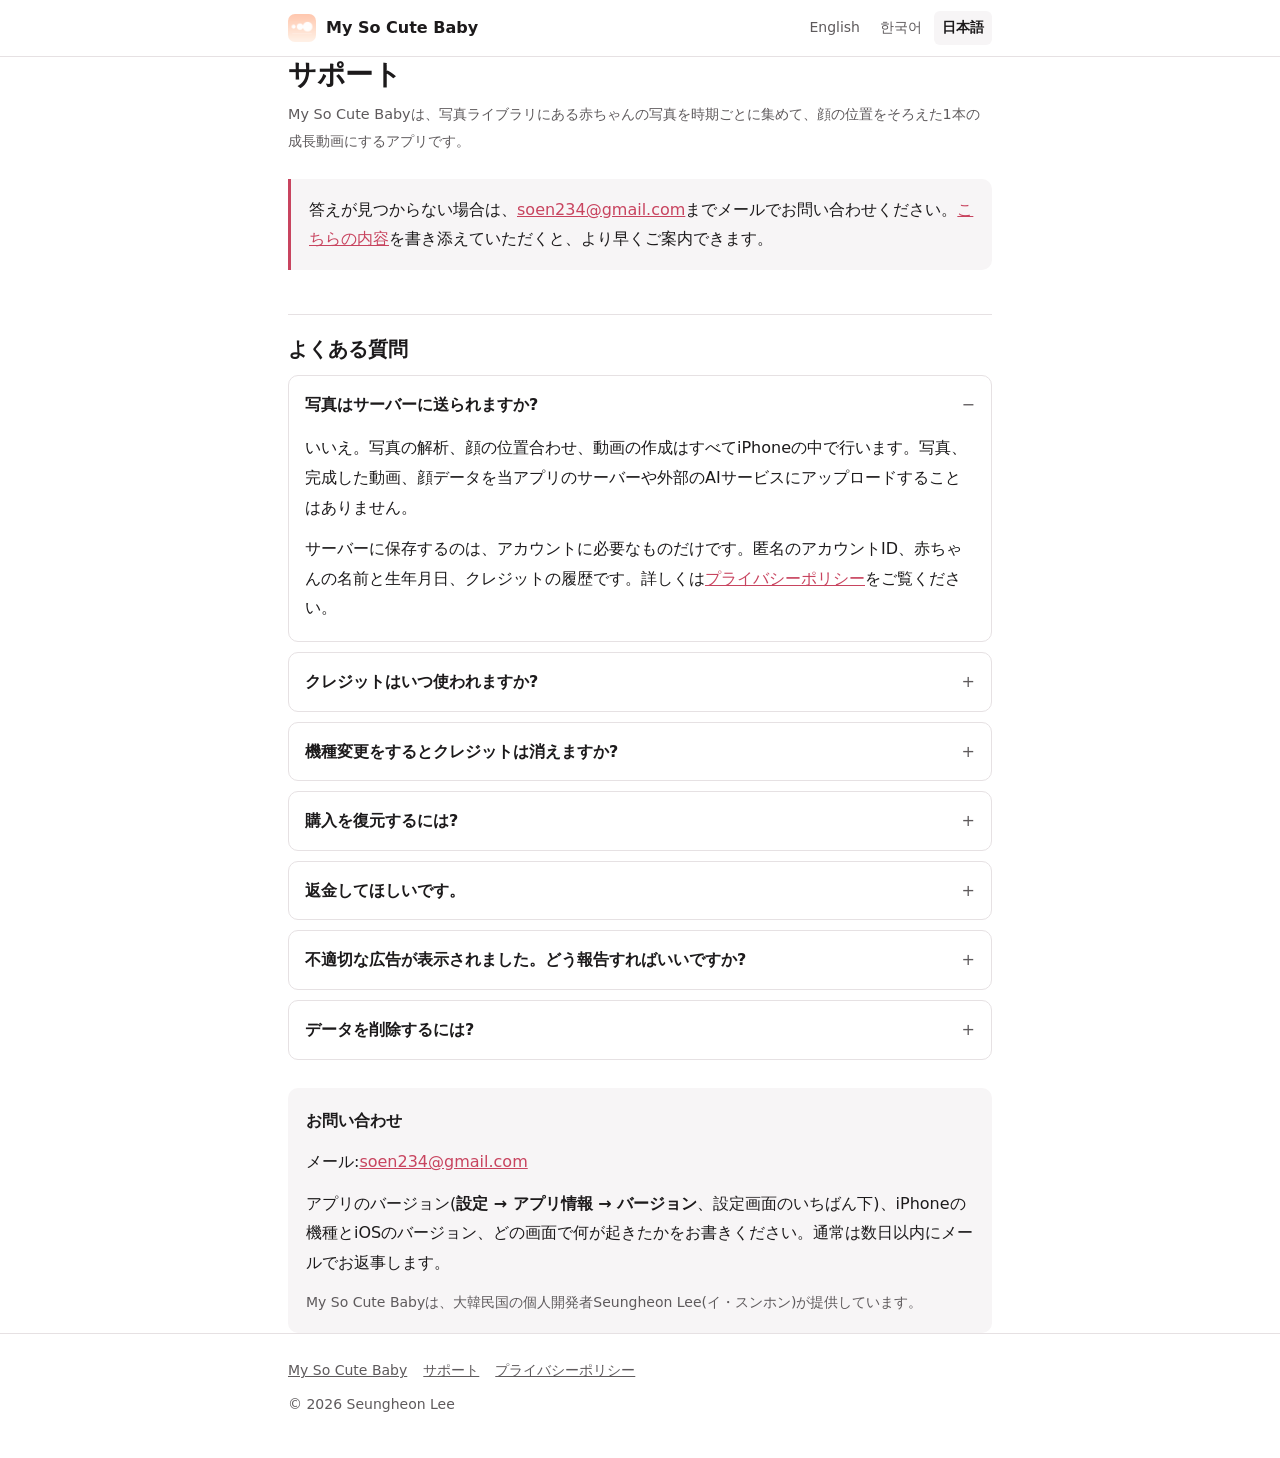
<file: support/ja.html>
<!doctype html>
<html lang="ja">
<head>
<meta charset="utf-8">
<meta name="viewport" content="width=device-width, initial-scale=1">
<title>サポート — My So Cute Baby</title>
<meta name="description" content="My So Cute Babyのよくある質問:写真とプライバシー、クレジット、機種変更、返金、広告、データの削除について。">
<link rel="alternate" hreflang="en" href="./">
<link rel="alternate" hreflang="ko" href="ko.html">
<link rel="alternate" hreflang="ja" href="ja.html">
<link rel="icon" href="../assets/favicon-64.png">
<link rel="apple-touch-icon" href="../assets/apple-touch-icon.png">
<link rel="stylesheet" href="../assets/site.css">
</head>
<body>
<header class="topbar">
  <div class="wrap">
    <a class="brand" href="../"><img src="../assets/icon-256.png" alt="" width="28" height="28">My So Cute Baby</a>
    <nav class="langs" aria-label="言語">
      <a href="./" hreflang="en" lang="en">English</a>
      <a href="ko.html" hreflang="ko" lang="ko">한국어</a>
      <span aria-current="page">日本語</span>
    </nav>
  </div>
</header>

<main class="wrap">
<h1>サポート</h1>
<p class="meta">My So Cute Babyは、写真ライブラリにある赤ちゃんの写真を時期ごとに集めて、顔の位置をそろえた1本の成長動画にするアプリです。</p>

<div class="lede">
  <p>答えが見つからない場合は、<a href="mailto:soen234@gmail.com">soen234@gmail.com</a>までメールでお問い合わせください。<a href="#contact">こちらの内容</a>を書き添えていただくと、より早くご案内できます。</p>
</div>

<h2 id="faq">よくある質問</h2>

<details class="faq" id="photos" open>
  <summary>写真はサーバーに送られますか?</summary>
  <div class="answer">
    <p>いいえ。写真の解析、顔の位置合わせ、動画の作成はすべてiPhoneの中で行います。写真、完成した動画、顔データを当アプリのサーバーや外部のAIサービスにアップロードすることはありません。</p>
    <p>サーバーに保存するのは、アカウントに必要なものだけです。匿名のアカウントID、赤ちゃんの名前と生年月日、クレジットの履歴です。詳しくは<a href="../privacy/ja.html">プライバシーポリシー</a>をご覧ください。</p>
  </div>
</details>

<details class="faq" id="credits">
  <summary>クレジットはいつ使われますか?</summary>
  <div class="answer">
    <p>動画が完成したときにだけ使われます。作成に失敗したり、完成前に止まったりした場合は使われません。</p>
    <ul>
      <li>写真の成長動画は、再生速度にかかわらず1本1クレジットです。</li>
      <li>クリップ動画は1本2クレジットです。</li>
      <li>クレジットに有効期限はありません。</li>
      <li>新規ユーザーは、端末ごとに1回ボーナスクレジットを受け取れます。アプリの再インストールや新しいアカウントの作成で、再び受け取ることはできません。</li>
    </ul>
  </div>
</details>

<details class="faq" id="new-phone">
  <summary>機種変更をするとクレジットは消えますか?</summary>
  <div class="answer">
    <p>先にバックアップしておけば消えません。Appleアカウントと連携するまでは、匿名のアカウントで使っているためです。</p>
    <ol>
      <li>今お使いのiPhoneで<strong>設定 → アカウント</strong>を開き、<strong>「Appleアカウントにクレジット・プロフィールをバックアップ」</strong>をタップします。</li>
      <li>新しいiPhoneにアプリをインストールし、<strong>設定 → アカウント</strong>の<strong>「別の端末のデータを読み込む」</strong>をタップして、同じAppleアカウントでサインインします。</li>
    </ol>
    <p>クレジットと赤ちゃんのプロフィールが戻ります。成長動画とキャンバスは作成したiPhoneにだけ保存され、このバックアップには含まれません。残したいものは先に写真アプリに保存してください。データを読み込むと、新しいiPhoneの赤ちゃんのプロフィールはバックアップしたものに置き換わり、そのiPhoneですでに作成した動画は削除されます。</p>
  </div>
</details>

<details class="faq" id="restore">
  <summary>購入を復元するには?</summary>
  <div class="answer">
    <p>クレジットは動画を作るたびに使う商品のため、復元しても使用済みのクレジットは戻りません。復元は、支払いが済んだのに残高に反映されていない購入を探すための機能です。たとえば、支払いの途中でアプリが閉じてしまった場合です。</p>
    <p><strong>設定 → クレジット → 「クレジットを購入」</strong>で<strong>「購入を復元」</strong>をタップしてください。App Storeで購入履歴を確認し、反映されていないクレジットを追加します。</p>
    <p>別のiPhoneに残高を移すには、<a href="#new-phone">上の質問</a>のAppleアカウントでのバックアップを使ってください。ファミリー共有の「承認と購入のリクエスト」で承認を待っている購入は、承認されるとクレジットが自動で追加されます。</p>
  </div>
</details>

<details class="faq" id="refund">
  <summary>返金してほしいです。</summary>
  <div class="answer">
    <p>購入はAppleを通じて行われるため、返金もAppleが対応します。開発者が直接返金することはできません。</p>
    <p>購入に使ったAppleアカウントで<a href="https://reportaproblem.apple.com">reportaproblem.apple.com</a>にサインインし、返金をリクエストしてください。Appleが内容を確認し、結果をメールでお知らせします。</p>
    <p>Appleが返金を承認すると、その購入で追加されたクレジットは残高から差し引かれます。</p>
  </div>
</details>

<details class="faq" id="ads">
  <summary>不適切な広告が表示されました。どう報告すればいいですか?</summary>
  <div class="answer">
    <p>広告はGoogle AdMobが表示しています。無料のアカウントでは、キャンバスを写真アプリに保存するときに限り全画面広告が表示されることがあり、動画の作成・保存・共有のときには表示されません。クレジットを一度でも購入したアカウントでは、全画面広告は表示されません。</p>
    <ul>
      <li>広告の隅にある小さな広告情報アイコンをタップしてください。Googleがこの広告が表示された理由を示し、可能な場合は広告を報告できます。</li>
      <li>おおよその時刻、広告の内容、できればスクリーンショットをメールでお送りいただくこともできます。広告の設定で、その広告主や同じ種類の広告をブロックします。</li>
    </ul>
  </div>
</details>

<details class="faq" id="delete">
  <summary>データを削除するには?</summary>
  <div class="answer">
    <p><strong>設定 → 「すべてのデータを削除」</strong>をタップしてください。当アプリのサーバーにあるアカウント・赤ちゃんのプロフィール・クレジットの履歴を削除し、その後iPhone内のプロフィール・写真の解析データ(顔データを含む)・動画・キャンバス・ステッカーを削除します。残っているクレジットも消え、元に戻せません。</p>
    <ul>
      <li>写真ライブラリの元の写真や、写真アプリに保存したもの・共有したものは削除されません。</li>
      <li>サーバーにつながらない場合は、<strong>「この端末のデータのみ削除」</strong>を選べます。このときアカウントとクレジットはサーバーに残るため、後でもう一度試すか、メールで削除をご依頼ください。</li>
      <li>アプリを削除しただけでは、サーバーのアカウントは削除されません。</li>
      <li>送信済みの利用状況の分析記録の削除をご希望の場合は、メールでご依頼ください。</li>
    </ul>
  </div>
</details>

<div class="contact" id="contact">
  <p><strong>お問い合わせ</strong></p>
  <p>メール:<a href="mailto:soen234@gmail.com">soen234@gmail.com</a></p>
  <p>アプリのバージョン(<strong>設定 → アプリ情報 → バージョン</strong>、設定画面のいちばん下)、iPhoneの機種とiOSのバージョン、どの画面で何が起きたかをお書きください。通常は数日以内にメールでお返事します。</p>
  <p class="small">My So Cute Babyは、大韓民国の個人開発者Seungheon Lee(イ・スンホン)が提供しています。</p>
</div>
</main>

<footer class="site">
  <div class="wrap">
    <div class="links"><a href="../">My So Cute Baby</a><a href="ja.html">サポート</a><a href="../privacy/ja.html">プライバシーポリシー</a></div>
    <div>© 2026 Seungheon Lee</div>
  </div>
</footer>
</body>
</html>
</file>
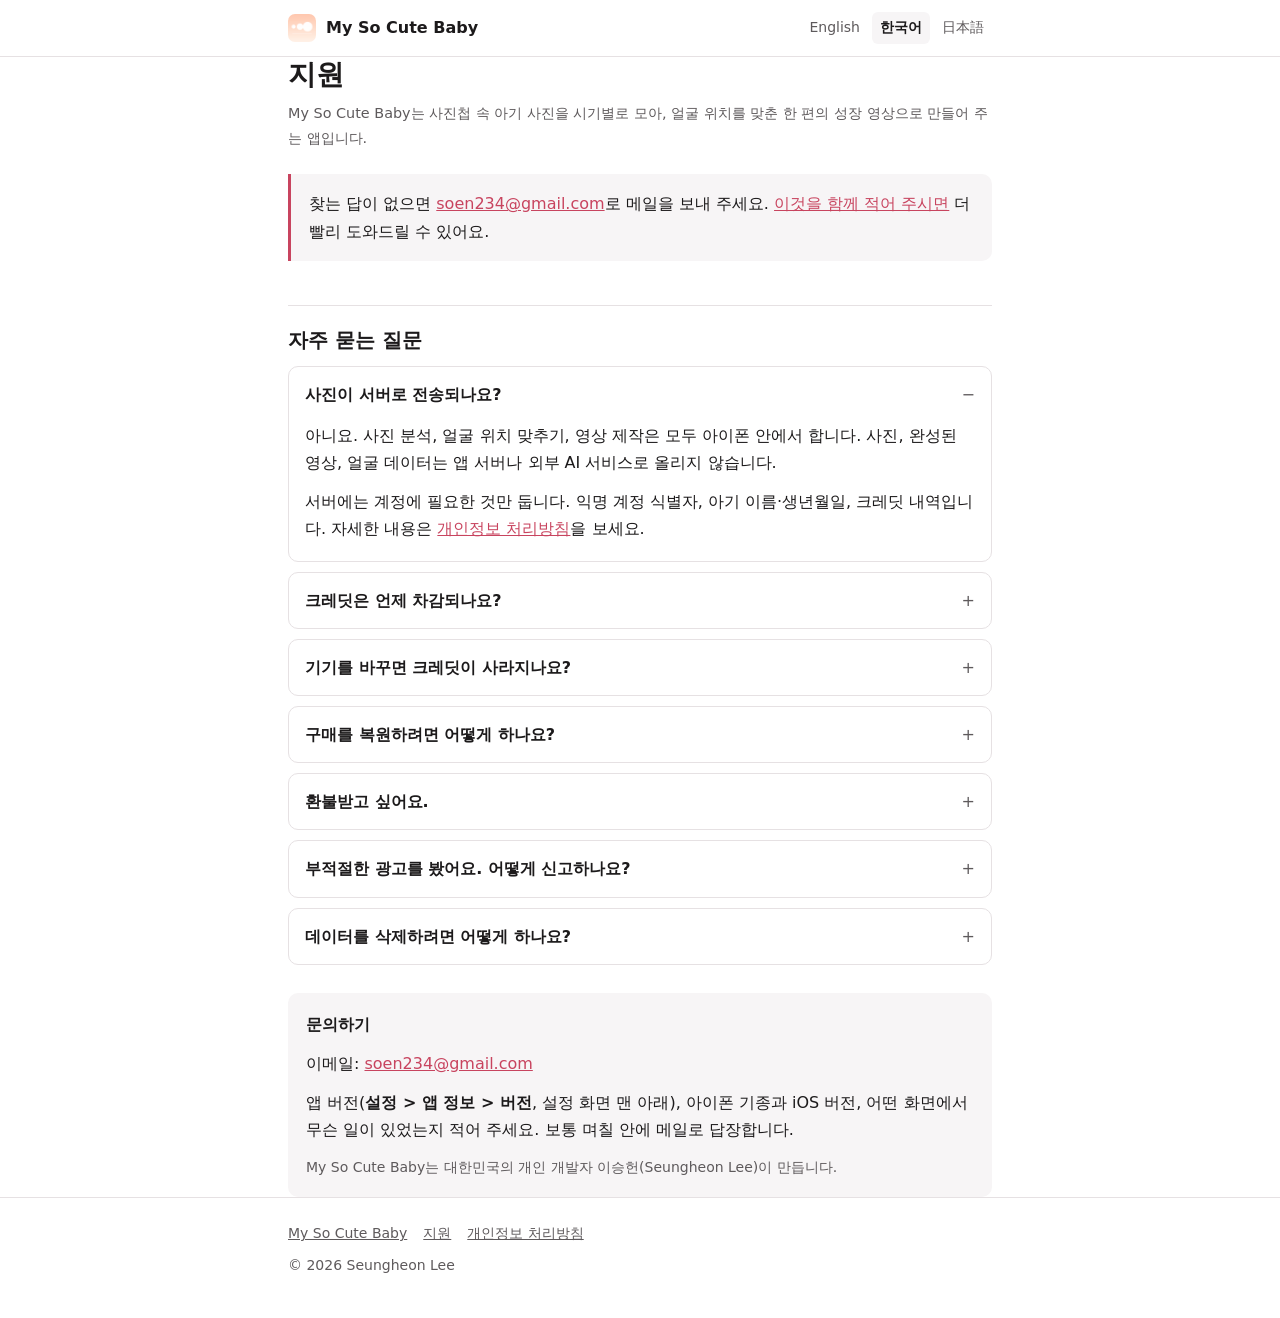
<file: support/ko.html>
<!doctype html>
<html lang="ko">
<head>
<meta charset="utf-8">
<meta name="viewport" content="width=device-width, initial-scale=1">
<title>지원 — My So Cute Baby</title>
<meta name="description" content="My So Cute Baby 자주 묻는 질문: 사진과 개인정보, 크레딧, 기기 변경, 환불, 광고, 데이터 삭제.">
<link rel="alternate" hreflang="en" href="./">
<link rel="alternate" hreflang="ko" href="ko.html">
<link rel="alternate" hreflang="ja" href="ja.html">
<link rel="icon" href="../assets/favicon-64.png">
<link rel="apple-touch-icon" href="../assets/apple-touch-icon.png">
<link rel="stylesheet" href="../assets/site.css">
</head>
<body>
<header class="topbar">
  <div class="wrap">
    <a class="brand" href="../"><img src="../assets/icon-256.png" alt="" width="28" height="28">My So Cute Baby</a>
    <nav class="langs" aria-label="언어">
      <a href="./" hreflang="en" lang="en">English</a>
      <span aria-current="page">한국어</span>
      <a href="ja.html" hreflang="ja" lang="ja">日本語</a>
    </nav>
  </div>
</header>

<main class="wrap">
<h1>지원</h1>
<p class="meta">My So Cute Baby는 사진첩 속 아기 사진을 시기별로 모아, 얼굴 위치를 맞춘 한 편의 성장 영상으로 만들어 주는 앱입니다.</p>

<div class="lede">
  <p>찾는 답이 없으면 <a href="mailto:soen234@gmail.com">soen234@gmail.com</a>로 메일을 보내 주세요. <a href="#contact">이것을 함께 적어 주시면</a> 더 빨리 도와드릴 수 있어요.</p>
</div>

<h2 id="faq">자주 묻는 질문</h2>

<details class="faq" id="photos" open>
  <summary>사진이 서버로 전송되나요?</summary>
  <div class="answer">
    <p>아니요. 사진 분석, 얼굴 위치 맞추기, 영상 제작은 모두 아이폰 안에서 합니다. 사진, 완성된 영상, 얼굴 데이터는 앱 서버나 외부 AI 서비스로 올리지 않습니다.</p>
    <p>서버에는 계정에 필요한 것만 둡니다. 익명 계정 식별자, 아기 이름·생년월일, 크레딧 내역입니다. 자세한 내용은 <a href="../privacy/ko.html">개인정보 처리방침</a>을 보세요.</p>
  </div>
</details>

<details class="faq" id="credits">
  <summary>크레딧은 언제 차감되나요?</summary>
  <div class="answer">
    <p>영상이 완성된 뒤에만 차감됩니다. 만들다가 실패하거나 완성 전에 멈추면 차감되지 않습니다.</p>
    <ul>
      <li>사진으로 만드는 성장 영상은 재생 속도와 관계없이 1크레딧입니다.</li>
      <li>클립 영상은 2크레딧입니다.</li>
      <li>크레딧에는 사용 기한이 없습니다.</li>
      <li>신규 사용자는 기기당 한 번 보너스 크레딧을 받습니다. 앱을 다시 설치하거나 새 계정을 만들어도 다시 받지는 않습니다.</li>
    </ul>
  </div>
</details>

<details class="faq" id="new-phone">
  <summary>기기를 바꾸면 크레딧이 사라지나요?</summary>
  <div class="answer">
    <p>미리 백업해 두면 사라지지 않습니다. Apple 계정에 연결하기 전까지는 익명 계정이기 때문입니다.</p>
    <ol>
      <li>지금 쓰는 아이폰에서 <strong>설정 &gt; 계정</strong>의 <strong>'Apple 계정에 크레딧·프로필 백업'</strong>을 누릅니다.</li>
      <li>새 아이폰에 앱을 설치하고 <strong>설정 &gt; 계정</strong>의 <strong>'다른 기기의 데이터 불러오기'</strong>를 눌러 같은 Apple 계정으로 로그인합니다.</li>
    </ol>
    <p>크레딧과 아기 프로필이 돌아옵니다. 성장 영상과 캔버스는 만든 아이폰에만 저장되고 이 백업에 들어가지 않으니, 남겨 둘 것은 먼저 사진 앱에 저장해 주세요. 불러오기를 하면 새 아이폰의 아기 프로필이 백업된 프로필로 바뀌고, 그 아이폰에서 이미 만든 영상은 사라집니다.</p>
  </div>
</details>

<details class="faq" id="restore">
  <summary>구매를 복원하려면 어떻게 하나요?</summary>
  <div class="answer">
    <p>크레딧은 영상을 만들 때마다 쓰는 상품이라, 복원해도 이미 쓴 크레딧이 돌아오지는 않습니다. 복원은 결제는 됐는데 잔액에 들어오지 않은 구매를 찾는 기능입니다. 예를 들어 결제 중에 앱이 꺼진 경우입니다.</p>
    <p><strong>설정 &gt; 크레딧 &gt; '크레딧 구매'</strong>에서 <strong>'구매 복원'</strong>을 누르세요. App Store에 구매 내역을 확인해 빠진 크레딧을 더합니다.</p>
    <p>다른 아이폰으로 잔액을 옮기려면 <a href="#new-phone">위 질문</a>의 Apple 계정 백업을 쓰세요. 가족 공유의 구입 요청처럼 승인을 기다리는 구매는 승인되면 크레딧이 자동으로 추가됩니다.</p>
  </div>
</details>

<details class="faq" id="refund">
  <summary>환불받고 싶어요.</summary>
  <div class="answer">
    <p>구매는 Apple을 통해 이루어지므로 환불도 Apple이 처리합니다. 개발자가 직접 환불해 드릴 수는 없습니다.</p>
    <p>구매한 Apple 계정으로 <a href="https://reportaproblem.apple.com">reportaproblem.apple.com</a>에 로그인해 환불을 요청하세요. Apple이 요청을 검토하고 결과를 메일로 알려 줍니다.</p>
    <p>Apple이 환불을 승인하면 그 구매로 받은 크레딧은 잔액에서 빠집니다.</p>
  </div>
</details>

<details class="faq" id="ads">
  <summary>부적절한 광고를 봤어요. 어떻게 신고하나요?</summary>
  <div class="answer">
    <p>광고는 Google AdMob이 보여 줍니다. 무료 계정은 캔버스를 사진 앱에 저장할 때만 전면 광고가 나올 수 있고, 영상을 만들거나 저장·공유할 때는 나오지 않습니다. 크레딧을 한 번이라도 구매한 계정에는 전면 광고가 나오지 않습니다.</p>
    <ul>
      <li>광고 모서리의 작은 광고 정보 아이콘을 누르세요. Google이 이 광고가 보이는 이유를 알려 주고, 제공되는 경우 광고를 신고할 수 있습니다.</li>
      <li>대략의 시각, 광고 내용, 가능하면 스크린샷을 메일로 보내 주셔도 됩니다. 광고 설정에서 그 광고주나 그런 종류의 광고를 막겠습니다.</li>
    </ul>
  </div>
</details>

<details class="faq" id="delete">
  <summary>데이터를 삭제하려면 어떻게 하나요?</summary>
  <div class="answer">
    <p><strong>설정 &gt; '모든 데이터 삭제'</strong>를 누르세요. 앱 서버의 계정·아기 프로필·크레딧 내역을 지운 다음, 아이폰 안의 프로필·사진 분석 자료(얼굴 데이터 포함)·영상·캔버스·스티커를 지웁니다. 남은 크레딧도 사라지며 되돌릴 수 없습니다.</p>
    <ul>
      <li>사진첩의 원본 사진과 사진 앱에 저장하거나 공유한 사본은 지우지 않습니다.</li>
      <li>서버에 연결되지 않으면 <strong>'이 기기의 데이터만 삭제'</strong>를 고를 수 있습니다. 이때 계정과 크레딧은 서버에 남으니, 나중에 다시 시도하거나 메일로 삭제를 요청해 주세요.</li>
      <li>앱을 지우는 것만으로는 서버의 계정이 삭제되지 않습니다.</li>
      <li>이미 보낸 앱 사용 분석 기록의 삭제를 원하면 메일로 요청해 주세요.</li>
    </ul>
  </div>
</details>

<div class="contact" id="contact">
  <p><strong>문의하기</strong></p>
  <p>이메일: <a href="mailto:soen234@gmail.com">soen234@gmail.com</a></p>
  <p>앱 버전(<strong>설정 &gt; 앱 정보 &gt; 버전</strong>, 설정 화면 맨 아래), 아이폰 기종과 iOS 버전, 어떤 화면에서 무슨 일이 있었는지 적어 주세요. 보통 며칠 안에 메일로 답장합니다.</p>
  <p class="small">My So Cute Baby는 대한민국의 개인 개발자 이승헌(Seungheon Lee)이 만듭니다.</p>
</div>
</main>

<footer class="site">
  <div class="wrap">
    <div class="links"><a href="../">My So Cute Baby</a><a href="ko.html">지원</a><a href="../privacy/ko.html">개인정보 처리방침</a></div>
    <div>© 2026 Seungheon Lee</div>
  </div>
</footer>
</body>
</html>
</file>
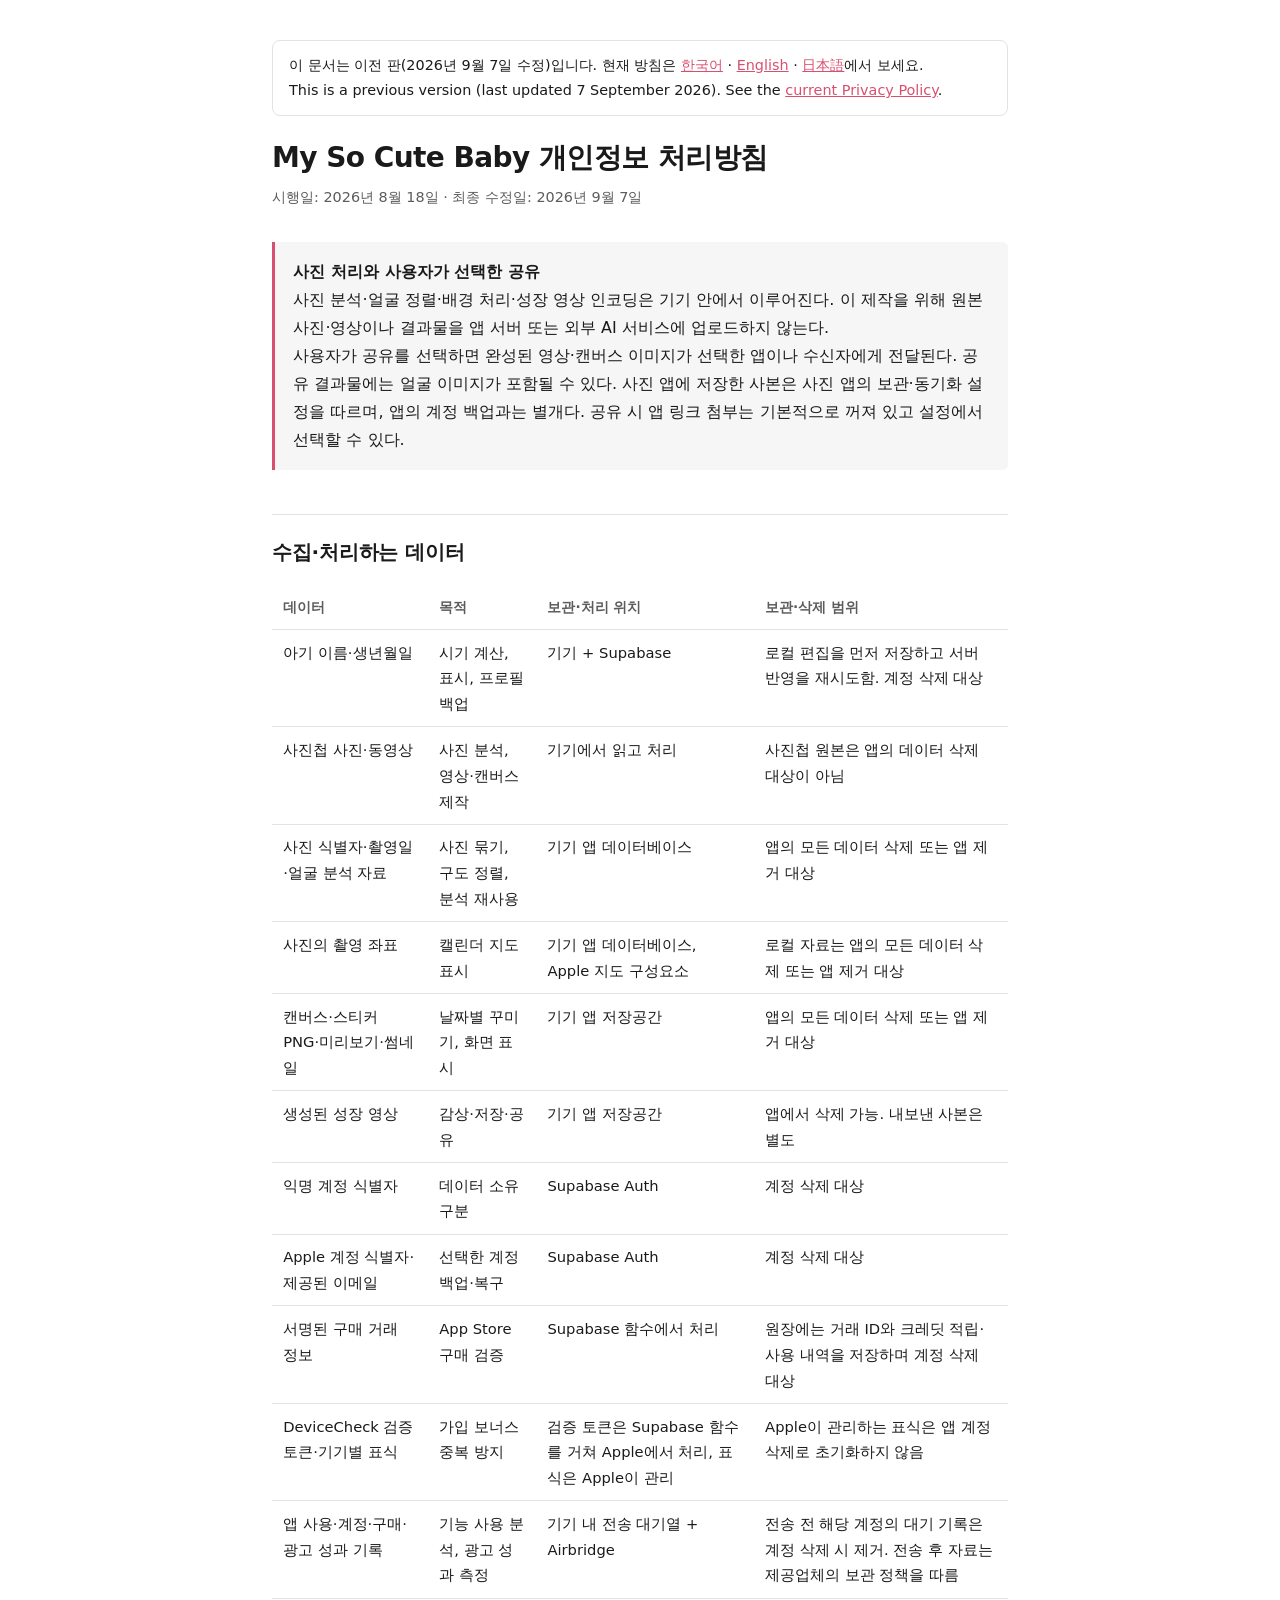
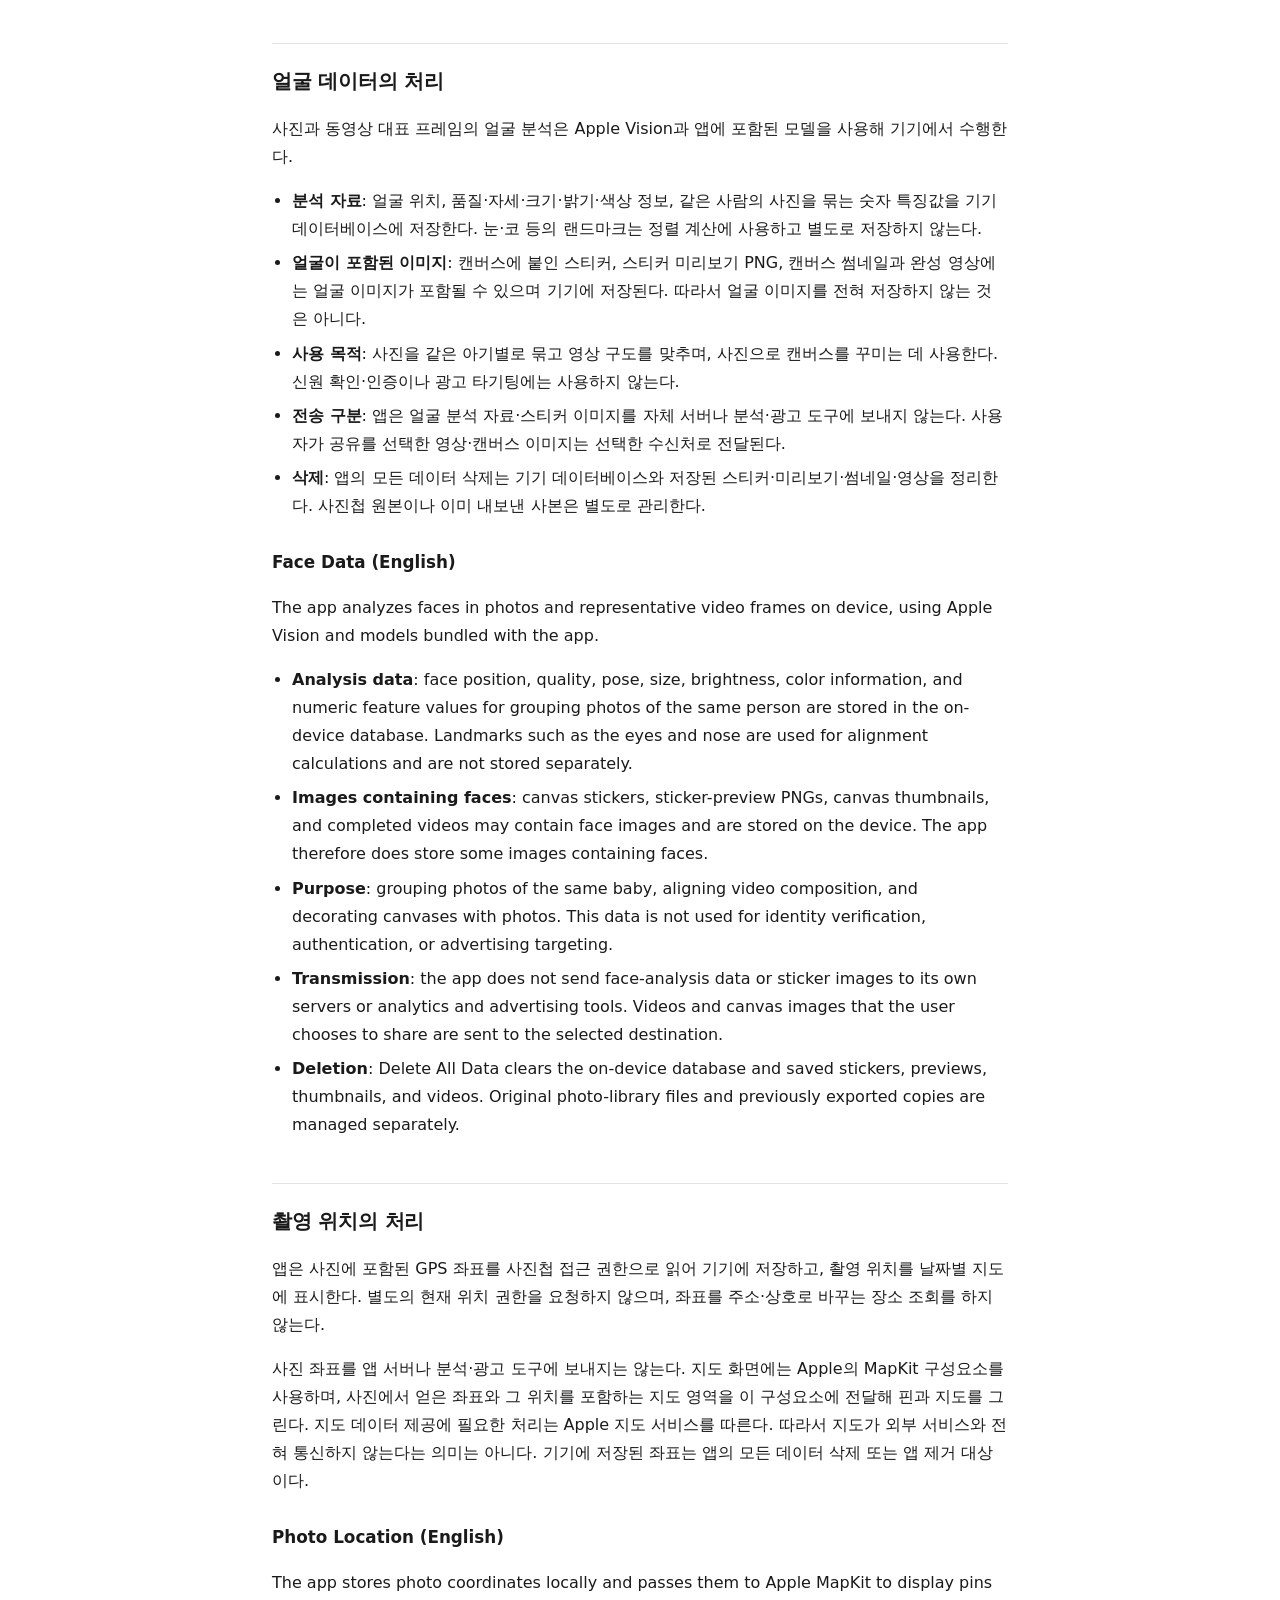
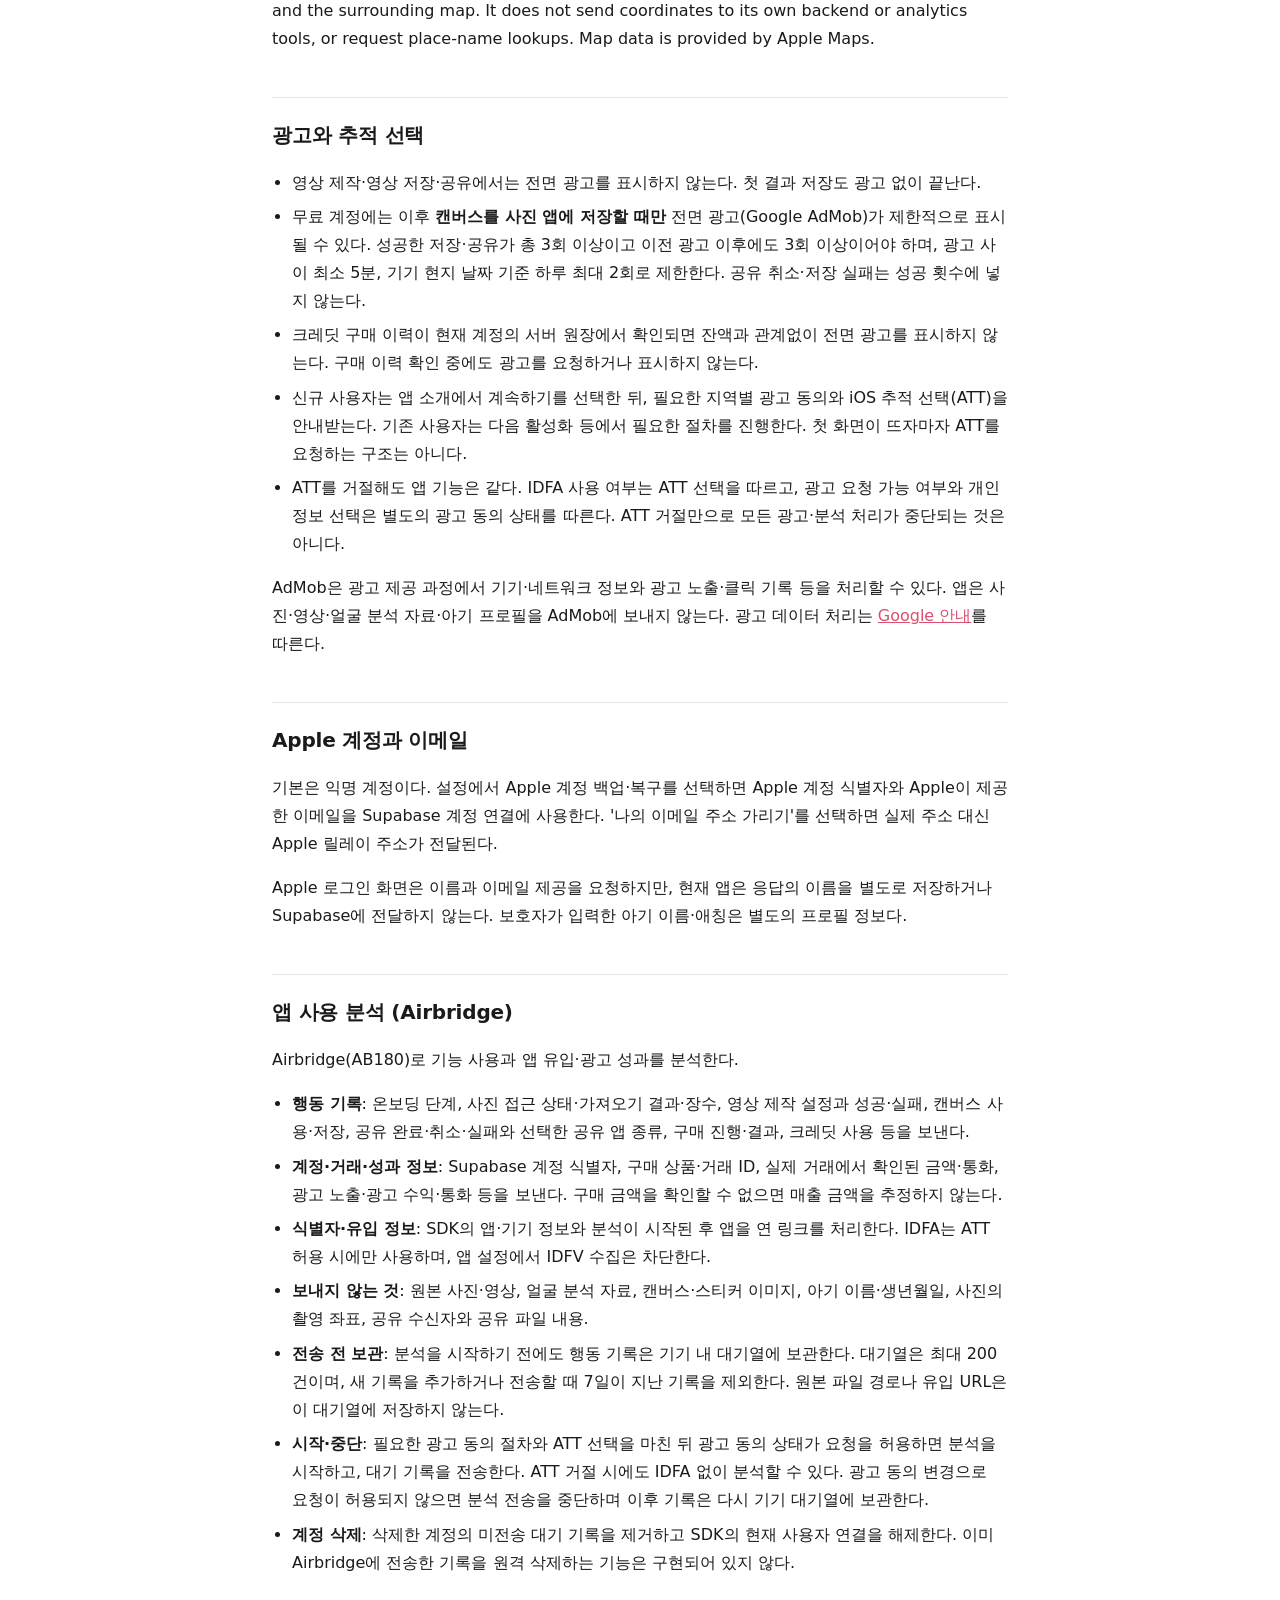
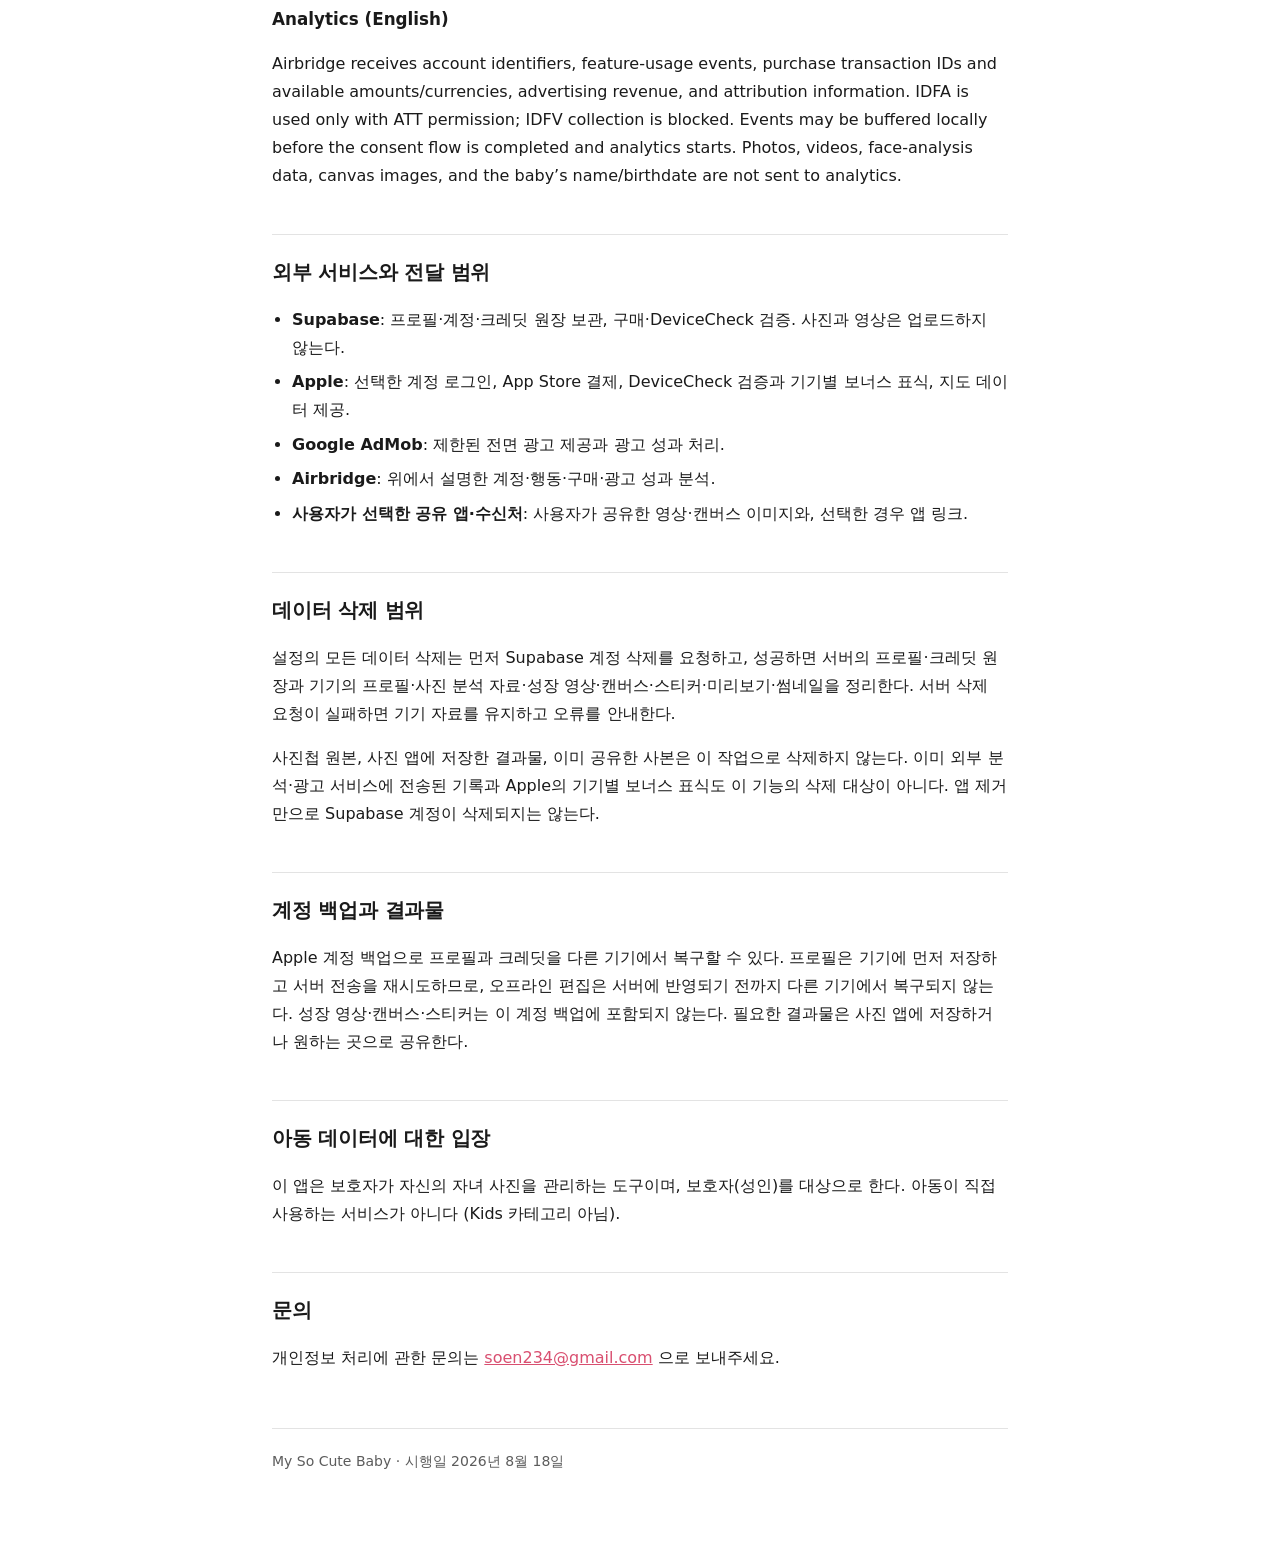
<file: privacy/archive/2026-09-07-ko.html>
<!doctype html>
<html lang="ko">
<head>
<meta name="robots" content="noindex">
<meta charset="utf-8">
<meta name="viewport" content="width=device-width, initial-scale=1">
<title>My So Cute Baby 개인정보 처리방침</title>
<style>
  :root {
    --bg: #ffffff; --fg: #1a1a1a; --muted: #5c5c5c;
    --line: #e3e3e3; --accent: #d94f70; --code-bg: #f6f6f7;
  }
  @media (prefers-color-scheme: dark) {
    :root {
      --bg: #16161a; --fg: #ececee; --muted: #a0a0a8;
      --line: #2e2e36; --accent: #ff8fa8; --code-bg: #22222a;
    }
  }
  * { box-sizing: border-box; }
  body {
    margin: 0; padding: 2.5rem 1.25rem 5rem;
    background: var(--bg); color: var(--fg);
    font-family: -apple-system, BlinkMacSystemFont, "Apple SD Gothic Neo", "Pretendard", system-ui, sans-serif;
    line-height: 1.75; font-size: 16px;
    -webkit-text-size-adjust: 100%;
  }
  main { max-width: 46rem; margin: 0 auto; }
  h1 { font-size: 1.75rem; line-height: 1.3; margin: 0 0 .5rem; letter-spacing: -.02em; }
  h2 { font-size: 1.25rem; margin: 2.75rem 0 .75rem; padding-top: 1.25rem; border-top: 1px solid var(--line); letter-spacing: -.01em; }
  h3 { font-size: 1.05rem; margin: 1.75rem 0 .5rem; }
  p, li { color: var(--fg); }
  .meta { color: var(--muted); font-size: .9rem; margin: 0 0 2rem; }
  .lede {
    background: var(--code-bg); border-left: 3px solid var(--accent);
    padding: 1rem 1.15rem; border-radius: 0 6px 6px 0; margin: 0 0 2rem;
  }
  .lede p { margin: 0; }
  .table-wrap { overflow-x: auto; margin: 1rem 0; -webkit-overflow-scrolling: touch; }
  table { border-collapse: collapse; width: 100%; min-width: 34rem; font-size: .92rem; }
  th, td { text-align: left; padding: .6rem .7rem; border-bottom: 1px solid var(--line); vertical-align: top; }
  th { font-weight: 600; color: var(--muted); font-size: .85rem; white-space: nowrap; }
  ul { padding-left: 1.25rem; }
  li { margin: .4rem 0; }
  a { color: var(--accent); overflow-wrap: anywhere; }
  strong { font-weight: 600; }
  footer { margin-top: 3.5rem; padding-top: 1.25rem; border-top: 1px solid var(--line); color: var(--muted); font-size: .875rem; }
</style>
</head>
<body>
<p style="margin:0 auto 1.5rem;max-width:46rem;padding:.75rem 1rem;border:1px solid var(--line);border-radius:8px;font-size:.9rem;">이 문서는 이전 판(2026년 9월 7일 수정)입니다. 현재 방침은 <a href="../ko.html">한국어</a> · <a href="../">English</a> · <a href="../ja.html">日本語</a>에서 보세요.<br>This is a previous version (last updated 7 September 2026). See the <a href="../">current Privacy Policy</a>.</p>
<main>

<h1>My So Cute Baby 개인정보 처리방침</h1>

<p class="meta">시행일: 2026년 8월 18일 · 최종 수정일: 2026년 9월 7일</p>

<div class="lede">
<p><strong>사진 처리와 사용자가 선택한 공유</strong></p>
<p>사진 분석·얼굴 정렬·배경 처리·성장 영상 인코딩은 기기 안에서 이루어진다. 이 제작을 위해
원본 사진·영상이나 결과물을 앱 서버 또는 외부 AI 서비스에 업로드하지 않는다.</p>
<p>사용자가 공유를 선택하면 완성된 영상·캔버스 이미지가 선택한 앱이나 수신자에게 전달된다.
공유 결과물에는 얼굴 이미지가 포함될 수 있다. 사진 앱에 저장한 사본은 사진 앱의 보관·동기화
설정을 따르며, 앱의 계정 백업과는 별개다. 공유 시 앱 링크 첨부는 기본적으로 꺼져 있고 설정에서 선택할 수 있다.</p>
</div>

<h2>수집·처리하는 데이터</h2>
<div class="table-wrap">
<table>
<thead>
<tr>
<th>데이터</th>
<th>목적</th>
<th>보관·처리 위치</th>
<th>보관·삭제 범위</th>
</tr>
</thead>
<tbody>
<tr>
<td>아기 이름·생년월일</td>
<td>시기 계산, 표시, 프로필 백업</td>
<td>기기 + Supabase</td>
<td>로컬 편집을 먼저 저장하고 서버 반영을 재시도함. 계정 삭제 대상</td>
</tr>
<tr>
<td>사진첩 사진·동영상</td>
<td>사진 분석, 영상·캔버스 제작</td>
<td>기기에서 읽고 처리</td>
<td>사진첩 원본은 앱의 데이터 삭제 대상이 아님</td>
</tr>
<tr>
<td>사진 식별자·촬영일·얼굴 분석 자료</td>
<td>사진 묶기, 구도 정렬, 분석 재사용</td>
<td>기기 앱 데이터베이스</td>
<td>앱의 모든 데이터 삭제 또는 앱 제거 대상</td>
</tr>
<tr>
<td>사진의 촬영 좌표</td>
<td>캘린더 지도 표시</td>
<td>기기 앱 데이터베이스, Apple 지도 구성요소</td>
<td>로컬 자료는 앱의 모든 데이터 삭제 또는 앱 제거 대상</td>
</tr>
<tr>
<td>캔버스·스티커 PNG·미리보기·썸네일</td>
<td>날짜별 꾸미기, 화면 표시</td>
<td>기기 앱 저장공간</td>
<td>앱의 모든 데이터 삭제 또는 앱 제거 대상</td>
</tr>
<tr>
<td>생성된 성장 영상</td>
<td>감상·저장·공유</td>
<td>기기 앱 저장공간</td>
<td>앱에서 삭제 가능. 내보낸 사본은 별도</td>
</tr>
<tr>
<td>익명 계정 식별자</td>
<td>데이터 소유 구분</td>
<td>Supabase Auth</td>
<td>계정 삭제 대상</td>
</tr>
<tr>
<td>Apple 계정 식별자·제공된 이메일</td>
<td>선택한 계정 백업·복구</td>
<td>Supabase Auth</td>
<td>계정 삭제 대상</td>
</tr>
<tr>
<td>서명된 구매 거래 정보</td>
<td>App Store 구매 검증</td>
<td>Supabase 함수에서 처리</td>
<td>원장에는 거래 ID와 크레딧 적립·사용 내역을 저장하며 계정 삭제 대상</td>
</tr>
<tr>
<td>DeviceCheck 검증 토큰·기기별 표식</td>
<td>가입 보너스 중복 방지</td>
<td>검증 토큰은 Supabase 함수를 거쳐 Apple에서 처리, 표식은 Apple이 관리</td>
<td>Apple이 관리하는 표식은 앱 계정 삭제로 초기화하지 않음</td>
</tr>
<tr>
<td>앱 사용·계정·구매·광고 성과 기록</td>
<td>기능 사용 분석, 광고 성과 측정</td>
<td>기기 내 전송 대기열 + Airbridge</td>
<td>전송 전 해당 계정의 대기 기록은 계정 삭제 시 제거. 전송 후 자료는 제공업체의 보관 정책을 따름</td>
</tr>
</tbody>
</table>
</div>

<h2 id="face-data">얼굴 데이터의 처리</h2>
<p>사진과 동영상 대표 프레임의 얼굴 분석은 Apple Vision과 앱에 포함된 모델을 사용해 기기에서 수행한다.</p>
<ul>
<li><strong>분석 자료</strong>: 얼굴 위치, 품질·자세·크기·밝기·색상 정보, 같은 사람의 사진을 묶는 숫자 특징값을
기기 데이터베이스에 저장한다. 눈·코 등의 랜드마크는 정렬 계산에 사용하고 별도로 저장하지 않는다.</li>
<li><strong>얼굴이 포함된 이미지</strong>: 캔버스에 붙인 스티커, 스티커 미리보기 PNG, 캔버스 썸네일과 완성 영상에는
얼굴 이미지가 포함될 수 있으며 기기에 저장된다. 따라서 얼굴 이미지를 전혀 저장하지 않는 것은 아니다.</li>
<li><strong>사용 목적</strong>: 사진을 같은 아기별로 묶고 영상 구도를 맞추며, 사진으로 캔버스를 꾸미는 데 사용한다.
신원 확인·인증이나 광고 타기팅에는 사용하지 않는다.</li>
<li><strong>전송 구분</strong>: 앱은 얼굴 분석 자료·스티커 이미지를 자체 서버나 분석·광고 도구에 보내지 않는다.
사용자가 공유를 선택한 영상·캔버스 이미지는 선택한 수신처로 전달된다.</li>
<li><strong>삭제</strong>: 앱의 모든 데이터 삭제는 기기 데이터베이스와 저장된 스티커·미리보기·썸네일·영상을 정리한다.
사진첩 원본이나 이미 내보낸 사본은 별도로 관리한다.</li>
</ul>

<h3 id="face-data-english">Face Data (English)</h3>
<p>The app analyzes faces in photos and representative video frames on device, using Apple Vision and models bundled with the app.</p>
<ul>
<li><strong>Analysis data</strong>: face position, quality, pose, size, brightness, color information, and numeric feature values for grouping photos of the same person are stored in the on-device database. Landmarks such as the eyes and nose are used for alignment calculations and are not stored separately.</li>
<li><strong>Images containing faces</strong>: canvas stickers, sticker-preview PNGs, canvas thumbnails, and completed videos may contain face images and are stored on the device. The app therefore does store some images containing faces.</li>
<li><strong>Purpose</strong>: grouping photos of the same baby, aligning video composition, and decorating canvases with photos. This data is not used for identity verification, authentication, or advertising targeting.</li>
<li><strong>Transmission</strong>: the app does not send face-analysis data or sticker images to its own servers or analytics and advertising tools. Videos and canvas images that the user chooses to share are sent to the selected destination.</li>
<li><strong>Deletion</strong>: Delete All Data clears the on-device database and saved stickers, previews, thumbnails, and videos. Original photo-library files and previously exported copies are managed separately.</li>
</ul>

<h2 id="photo-location">촬영 위치의 처리</h2>
<p>앱은 사진에 포함된 GPS 좌표를 사진첩 접근 권한으로 읽어 기기에 저장하고, 촬영 위치를 날짜별 지도에 표시한다.
별도의 현재 위치 권한을 요청하지 않으며, 좌표를 주소·상호로 바꾸는 장소 조회를 하지 않는다.</p>
<p>사진 좌표를 앱 서버나 분석·광고 도구에 보내지는 않는다. 지도 화면에는 Apple의 MapKit 구성요소를 사용하며,
사진에서 얻은 좌표와 그 위치를 포함하는 지도 영역을 이 구성요소에 전달해 핀과 지도를 그린다.
지도 데이터 제공에 필요한 처리는 Apple 지도 서비스를 따른다. 따라서 지도가 외부 서비스와 전혀 통신하지 않는다는
의미는 아니다. 기기에 저장된 좌표는 앱의 모든 데이터 삭제 또는 앱 제거 대상이다.</p>
<h3 id="photo-location-english">Photo Location (English)</h3>
<p>The app stores photo coordinates locally and passes them to Apple MapKit to display pins and the surrounding map. It does not send coordinates to its own backend or analytics tools, or request place-name lookups. Map data is provided by Apple Maps.</p>

<h2>광고와 추적 선택</h2>
<ul>
<li>영상 제작·영상 저장·공유에서는 전면 광고를 표시하지 않는다. 첫 결과 저장도 광고 없이 끝난다.</li>
<li>무료 계정에는 이후 <strong>캔버스를 사진 앱에 저장할 때만</strong> 전면 광고(Google AdMob)가 제한적으로 표시될 수 있다.
성공한 저장·공유가 총 3회 이상이고 이전 광고 이후에도 3회 이상이어야 하며, 광고 사이 최소 5분,
기기 현지 날짜 기준 하루 최대 2회로 제한한다. 공유 취소·저장 실패는 성공 횟수에 넣지 않는다.</li>
<li>크레딧 구매 이력이 현재 계정의 서버 원장에서 확인되면 잔액과 관계없이 전면 광고를 표시하지 않는다.
구매 이력 확인 중에도 광고를 요청하거나 표시하지 않는다.</li>
<li>신규 사용자는 앱 소개에서 계속하기를 선택한 뒤, 필요한 지역별 광고 동의와 iOS 추적 선택(ATT)을 안내받는다.
기존 사용자는 다음 활성화 등에서 필요한 절차를 진행한다. 첫 화면이 뜨자마자 ATT를 요청하는 구조는 아니다.</li>
<li>ATT를 거절해도 앱 기능은 같다. IDFA 사용 여부는 ATT 선택을 따르고, 광고 요청 가능 여부와 개인정보 선택은
별도의 광고 동의 상태를 따른다. ATT 거절만으로 모든 광고·분석 처리가 중단되는 것은 아니다.</li>
</ul>
<p>AdMob은 광고 제공 과정에서 기기·네트워크 정보와 광고 노출·클릭 기록 등을 처리할 수 있다.
앱은 사진·영상·얼굴 분석 자료·아기 프로필을 AdMob에 보내지 않는다.
광고 데이터 처리는 <a href="https://policies.google.com/technologies/partner-sites">Google 안내</a>를 따른다.</p>

<h2>Apple 계정과 이메일</h2>
<p>기본은 익명 계정이다. 설정에서 Apple 계정 백업·복구를 선택하면 Apple 계정 식별자와 Apple이 제공한 이메일을
Supabase 계정 연결에 사용한다. '나의 이메일 주소 가리기'를 선택하면 실제 주소 대신 Apple 릴레이 주소가 전달된다.</p>
<p>Apple 로그인 화면은 이름과 이메일 제공을 요청하지만, 현재 앱은 응답의 이름을 별도로 저장하거나
Supabase에 전달하지 않는다. 보호자가 입력한 아기 이름·애칭은 별도의 프로필 정보다.</p>

<h2 id="analytics">앱 사용 분석 (Airbridge)</h2>
<p>Airbridge(AB180)로 기능 사용과 앱 유입·광고 성과를 분석한다.</p>
<ul>
<li><strong>행동 기록</strong>: 온보딩 단계, 사진 접근 상태·가져오기 결과·장수, 영상 제작 설정과 성공·실패,
캔버스 사용·저장, 공유 완료·취소·실패와 선택한 공유 앱 종류, 구매 진행·결과, 크레딧 사용 등을 보낸다.</li>
<li><strong>계정·거래·성과 정보</strong>: Supabase 계정 식별자, 구매 상품·거래 ID, 실제 거래에서 확인된 금액·통화,
광고 노출·광고 수익·통화 등을 보낸다. 구매 금액을 확인할 수 없으면 매출 금액을 추정하지 않는다.</li>
<li><strong>식별자·유입 정보</strong>: SDK의 앱·기기 정보와 분석이 시작된 후 앱을 연 링크를 처리한다.
IDFA는 ATT 허용 시에만 사용하며, 앱 설정에서 IDFV 수집은 차단한다.</li>
<li><strong>보내지 않는 것</strong>: 원본 사진·영상, 얼굴 분석 자료, 캔버스·스티커 이미지, 아기 이름·생년월일,
사진의 촬영 좌표, 공유 수신자와 공유 파일 내용.</li>
<li><strong>전송 전 보관</strong>: 분석을 시작하기 전에도 행동 기록은 기기 내 대기열에 보관한다. 대기열은 최대 200건이며,
새 기록을 추가하거나 전송할 때 7일이 지난 기록을 제외한다. 원본 파일 경로나 유입 URL은 이 대기열에 저장하지 않는다.</li>
<li><strong>시작·중단</strong>: 필요한 광고 동의 절차와 ATT 선택을 마친 뒤 광고 동의 상태가 요청을 허용하면 분석을 시작하고,
대기 기록을 전송한다. ATT 거절 시에도 IDFA 없이 분석할 수 있다. 광고 동의 변경으로 요청이 허용되지 않으면
분석 전송을 중단하며 이후 기록은 다시 기기 대기열에 보관한다.</li>
<li><strong>계정 삭제</strong>: 삭제한 계정의 미전송 대기 기록을 제거하고 SDK의 현재 사용자 연결을 해제한다.
이미 Airbridge에 전송한 기록을 원격 삭제하는 기능은 구현되어 있지 않다.</li>
</ul>
<h3 id="analytics-english">Analytics (English)</h3>
<p>Airbridge receives account identifiers, feature-usage events, purchase transaction IDs and available amounts/currencies, advertising revenue, and attribution information. IDFA is used only with ATT permission; IDFV collection is blocked. Events may be buffered locally before the consent flow is completed and analytics starts. Photos, videos, face-analysis data, canvas images, and the baby’s name/birthdate are not sent to analytics.</p>

<h2>외부 서비스와 전달 범위</h2>
<ul>
<li><strong>Supabase</strong>: 프로필·계정·크레딧 원장 보관, 구매·DeviceCheck 검증. 사진과 영상은 업로드하지 않는다.</li>
<li><strong>Apple</strong>: 선택한 계정 로그인, App Store 결제, DeviceCheck 검증과 기기별 보너스 표식, 지도 데이터 제공.</li>
<li><strong>Google AdMob</strong>: 제한된 전면 광고 제공과 광고 성과 처리.</li>
<li><strong>Airbridge</strong>: 위에서 설명한 계정·행동·구매·광고 성과 분석.</li>
<li><strong>사용자가 선택한 공유 앱·수신처</strong>: 사용자가 공유한 영상·캔버스 이미지와, 선택한 경우 앱 링크.</li>
</ul>

<h2>데이터 삭제 범위</h2>
<p>설정의 모든 데이터 삭제는 먼저 Supabase 계정 삭제를 요청하고, 성공하면 서버의 프로필·크레딧 원장과
기기의 프로필·사진 분석 자료·성장 영상·캔버스·스티커·미리보기·썸네일을 정리한다.
서버 삭제 요청이 실패하면 기기 자료를 유지하고 오류를 안내한다.</p>
<p>사진첩 원본, 사진 앱에 저장한 결과물, 이미 공유한 사본은 이 작업으로 삭제하지 않는다.
이미 외부 분석·광고 서비스에 전송된 기록과 Apple의 기기별 보너스 표식도 이 기능의 삭제 대상이 아니다.
앱 제거만으로 Supabase 계정이 삭제되지는 않는다.</p>

<h2>계정 백업과 결과물</h2>
<p>Apple 계정 백업으로 프로필과 크레딧을 다른 기기에서 복구할 수 있다. 프로필은 기기에 먼저 저장하고
서버 전송을 재시도하므로, 오프라인 편집은 서버에 반영되기 전까지 다른 기기에서 복구되지 않는다.
성장 영상·캔버스·스티커는 이 계정 백업에 포함되지 않는다. 필요한 결과물은 사진 앱에 저장하거나 원하는 곳으로 공유한다.</p>

<h2>아동 데이터에 대한 입장</h2>
<p>이 앱은 보호자가 자신의 자녀 사진을 관리하는 도구이며, 보호자(성인)를 대상으로 한다.
아동이 직접 사용하는 서비스가 아니다 (Kids 카테고리 아님).</p>

<h2>문의</h2>
<p>개인정보 처리에 관한 문의는 <a href="mailto:soen234@gmail.com">soen234@gmail.com</a> 으로 보내주세요.</p>

<footer>
My So Cute Baby · 시행일 2026년 8월 18일
</footer>

</main>
</body>
</html>
</file>
<file: assets/site.css>
/* My So Cute Baby — shared styles for the developer site (privacy, support, app page). */
:root {
  --bg: #ffffff;
  --surface: #f7f5f6;
  --fg: #1c1a1b;
  --muted: #5e5a5c;
  --line: #e6e1e3;
  --accent: #c8445f;
  --accent-soft: #fbe9ed;
  --radius: 10px;
  color-scheme: light;
}
@media (prefers-color-scheme: dark) {
  :root:not([data-theme="light"]) {
    --bg: #151314;
    --surface: #211e20;
    --fg: #efeced;
    --muted: #a9a3a6;
    --line: #353033;
    --accent: #ff8ea5;
    --accent-soft: #3a2228;
    color-scheme: dark;
  }
}
:root[data-theme="dark"] {
  --bg: #151314;
  --surface: #211e20;
  --fg: #efeced;
  --muted: #a9a3a6;
  --line: #353033;
  --accent: #ff8ea5;
  --accent-soft: #3a2228;
  color-scheme: dark;
}

* {
  box-sizing: border-box;
}
html {
  -webkit-text-size-adjust: 100%;
}
body {
  margin: 0;
  background: var(--bg);
  color: var(--fg);
  font-family:
    -apple-system, BlinkMacSystemFont, "Segoe UI", "Hiragino Sans",
    "Hiragino Kaku Gothic ProN", "Apple SD Gothic Neo", "Noto Sans JP",
    "Noto Sans KR", system-ui, sans-serif;
  font-size: 16px;
  line-height: 1.7;
}
:lang(ja) body,
body:lang(ja) {
  line-height: 1.85;
}

.wrap {
  max-width: 46rem;
  margin: 0 auto;
  padding: 0 16px;
}

/* Top bar */
.topbar {
  border-bottom: 1px solid var(--line);
}
.topbar .wrap {
  display: flex;
  align-items: center;
  justify-content: space-between;
  gap: 12px;
  min-height: 56px;
  flex-wrap: wrap;
  padding-top: 8px;
  padding-bottom: 8px;
}
.brand {
  display: inline-flex;
  align-items: center;
  gap: 10px;
  color: var(--fg);
  text-decoration: none;
  font-weight: 600;
}
.brand img {
  width: 28px;
  height: 28px;
  border-radius: 7px;
}
.langs {
  display: flex;
  gap: 4px;
  font-size: 0.875rem;
}
.langs a,
.langs span {
  padding: 4px 8px;
  border-radius: 6px;
  text-decoration: none;
  color: var(--muted);
}
.langs [aria-current="page"] {
  background: var(--surface);
  color: var(--fg);
  font-weight: 600;
}
.langs a:hover {
  color: var(--fg);
}

main {
  padding: 32px 0 64px;
}
h1 {
  font-size: 1.75rem;
  line-height: 1.3;
  margin: 0 0 8px;
  letter-spacing: -0.01em;
}
h2 {
  font-size: 1.25rem;
  line-height: 1.4;
  margin: 44px 0 12px;
  padding-top: 20px;
  border-top: 1px solid var(--line);
}
h3 {
  font-size: 1.05rem;
  margin: 28px 0 8px;
}
p,
li {
  margin: 0 0 12px;
}
ul,
ol {
  padding-left: 1.25rem;
  margin: 0 0 16px;
}
li {
  margin-bottom: 6px;
}
a {
  color: var(--accent);
  overflow-wrap: anywhere;
}
strong {
  font-weight: 600;
}
.meta {
  color: var(--muted);
  font-size: 0.9rem;
  margin-bottom: 24px;
}
.small {
  font-size: 0.875rem;
  color: var(--muted);
}

.lede {
  background: var(--surface);
  border-left: 3px solid var(--accent);
  border-radius: 0 var(--radius) var(--radius) 0;
  padding: 16px 18px;
  margin: 0 0 28px;
}
.lede p:last-child,
.lede ul:last-child {
  margin-bottom: 0;
}

nav.toc {
  background: var(--surface);
  border-radius: var(--radius);
  padding: 14px 18px;
  margin: 0 0 8px;
  font-size: 0.925rem;
}
nav.toc ol {
  margin: 0;
  columns: 2 16rem;
  column-gap: 24px;
}
nav.toc li {
  margin-bottom: 4px;
  break-inside: avoid;
}

.table-wrap {
  overflow-x: auto;
  -webkit-overflow-scrolling: touch;
  margin: 12px 0 20px;
  border: 1px solid var(--line);
  border-radius: var(--radius);
}
table {
  border-collapse: collapse;
  width: 100%;
  min-width: 38rem;
  font-size: 0.9rem;
}
th,
td {
  text-align: left;
  vertical-align: top;
  padding: 10px 12px;
  border-bottom: 1px solid var(--line);
}
tr:last-child td {
  border-bottom: 0;
}
thead th {
  background: var(--surface);
  color: var(--muted);
  font-weight: 600;
  font-size: 0.825rem;
  white-space: nowrap;
}
tbody th {
  font-weight: 600;
  background: var(--accent-soft);
  font-size: 0.85rem;
}
td:first-child {
  font-weight: 500;
}

/* Support FAQ */
details.faq {
  border: 1px solid var(--line);
  border-radius: var(--radius);
  margin: 0 0 10px;
  background: var(--bg);
}
details.faq summary {
  cursor: pointer;
  padding: 14px 16px;
  font-weight: 600;
  list-style: none;
  display: flex;
  justify-content: space-between;
  gap: 12px;
}
details.faq summary::-webkit-details-marker {
  display: none;
}
details.faq summary::after {
  content: "+";
  color: var(--muted);
  font-weight: 400;
}
details.faq[open] summary::after {
  content: "−";
}
details.faq .answer {
  padding: 0 16px 6px;
}

.contact {
  background: var(--surface);
  border-radius: var(--radius);
  padding: 18px;
  margin-top: 28px;
}
.contact p:last-child {
  margin-bottom: 0;
}

/* App page */
.hero {
  display: flex;
  gap: 20px;
  align-items: center;
  margin: 8px 0 28px;
  flex-wrap: wrap;
}
.hero img {
  width: 96px;
  height: 96px;
  border-radius: 22px;
  box-shadow: 0 1px 3px rgba(0, 0, 0, 0.12);
}
.hero h1 {
  margin-bottom: 4px;
}
.hero p {
  margin: 0;
  color: var(--muted);
  font-size: 1.05rem;
}
.button {
  display: inline-block;
  padding: 12px 20px;
  border-radius: 999px;
  background: var(--fg);
  color: var(--bg);
  text-decoration: none;
  font-weight: 600;
}
.features {
  display: grid;
  grid-template-columns: repeat(auto-fit, minmax(15rem, 1fr));
  gap: 12px;
  margin: 28px 0;
}
.feature {
  background: var(--surface);
  border-radius: var(--radius);
  padding: 16px 18px;
}
.feature h3 {
  margin: 0 0 6px;
  font-size: 1rem;
}
.feature p {
  margin: 0;
  color: var(--muted);
  font-size: 0.95rem;
}

footer.site {
  border-top: 1px solid var(--line);
  padding: 24px 0 40px;
  color: var(--muted);
  font-size: 0.875rem;
}
footer.site .links {
  display: flex;
  flex-wrap: wrap;
  gap: 6px 16px;
  margin-bottom: 8px;
}
footer.site a {
  color: var(--muted);
}
</file>
